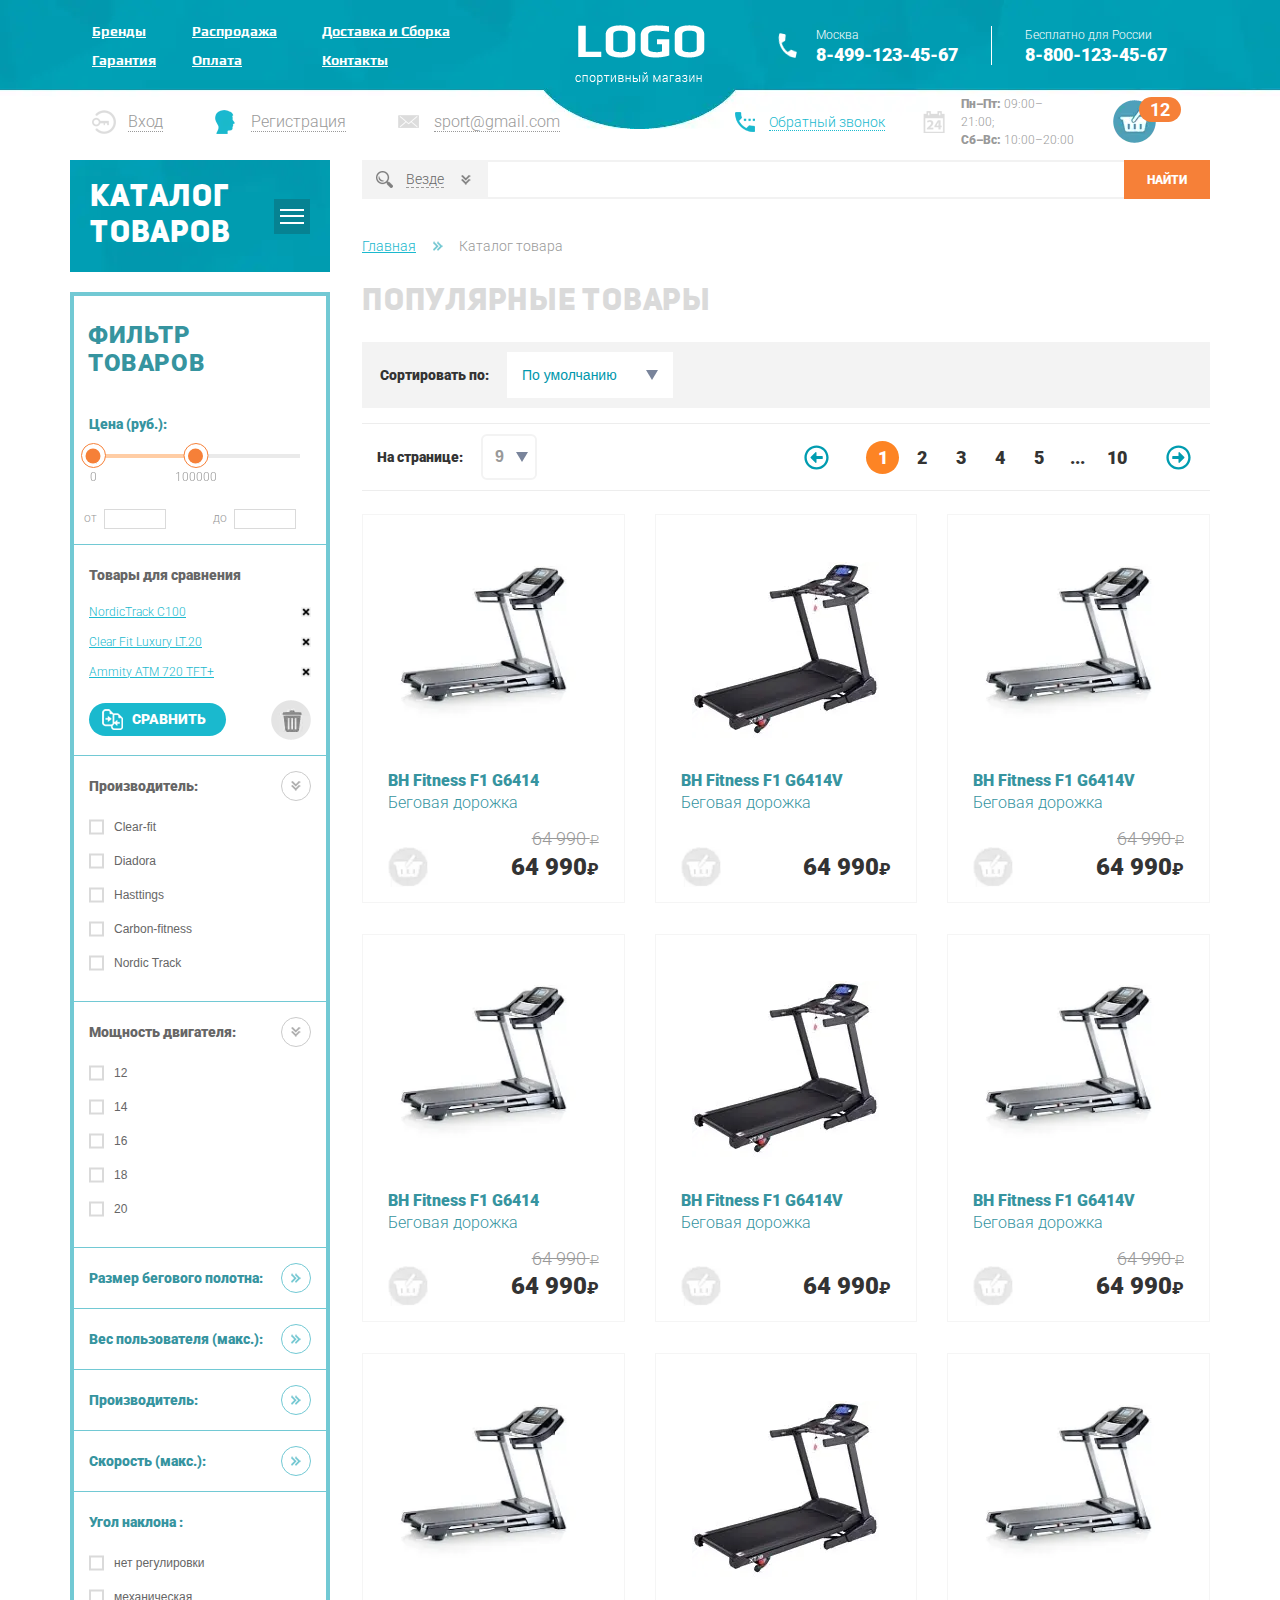
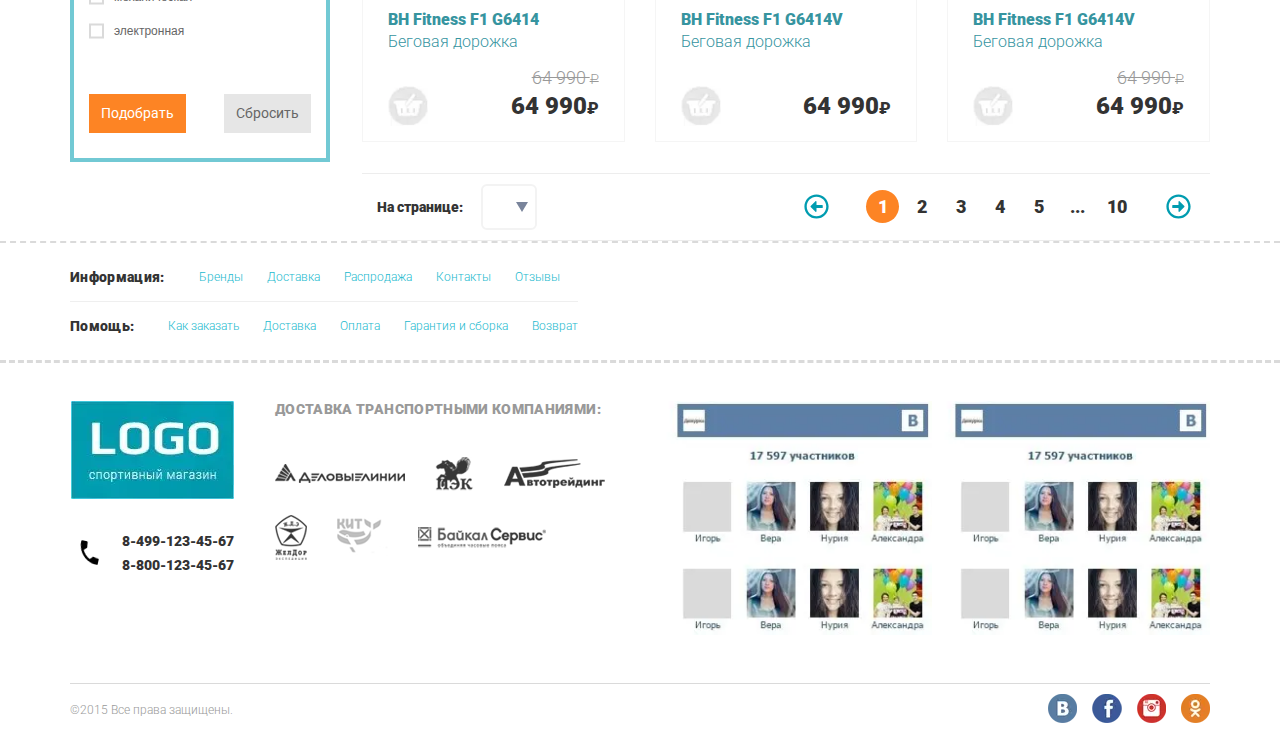
<file: catalog.html>
<!DOCTYPE html>
<html lang="en">

<head>
   <meta charset="UTF-8">
   <meta http-equiv="X-UA-Compatible" content="IE=edge">
   <meta name="viewport" content="width=device-width, initial-scale=1.0">
   <title>Catalog</title>
   <link rel="preconnect" href="https://fonts.googleapis.com">
   <link rel="preconnect" href="https://fonts.gstatic.com" crossorigin>
   <link rel="icon" href="fav.ico" type="image/x-icon">

   <link href="https://fonts.googleapis.com/css2?family=Play:wght@700&family=Roboto:wght@300;400;500;700;900&display=swap" rel="stylesheet">
   <link rel="stylesheet" href="https://unpkg.com/swiper/swiper-bundle.min.css" />
   <link rel="stylesheet" href="css/style.css">
   <link rel="stylesheet" href="css/style.css">

</head>

<body>
   <svg display="none">

		<symbol viewBox="0 0 512 512" id="arrow-right">
			<path
				d="M504 256C504 119 393 8 256 8S8 119 8 256s111 248 248 248 248-111 248-248zm-448 0c0-110.5 89.5-200 200-200s200 89.5 200 200-89.5 200-200 200S56 366.5 56 256zm72 20v-40c0-6.6 5.4-12 12-12h116v-67c0-10.7 12.9-16 20.5-8.5l99 99c4.7 4.7 4.7 12.3 0 17l-99 99c-7.6 7.6-20.5 2.2-20.5-8.5v-67H140c-6.6 0-12-5.4-12-12z"
				class=""></path>
		</symbol>
	</svg>
   <div class="wrapper">
      <header class="header">
         <div class="header__top top-header">
            <div class="top-header__content _container">
               <div class="top-header__column">
                  <div class="top-header__menu menu">
                     <div class="menu__icon icon-menu">
                        <span></span>
                        <span></span>
                        <span></span>
                     </div>
                     <nav class="menu__body">
                        <ul class="menu__list">
                           <li><a href="" class="menu__link">Бренды</a></li>
                           <li><a href="" class="menu__link">Распродажа</a></li>
                           <li><a href="" class="menu__link">Доставка и Сборка</a></li>
                           <li><a href="" class="menu__link">Гарантия</a></li>
                           <li><a href="" class="menu__link">Оплата</a></li>
                           <li><a href="" class="menu__link">Контакты</a></li>
                        </ul>
                     </nav>
                  </div>
               </div>
               <!-- top-header__column -->

               <div class="top-header__column top-header__column_logo">
                  <a href="index.html" class="top-header__logo">
                     <picture>
                        <source srcset="img/logo.webp" type="image/webp"><img src="img/logo.png" alt=""></picture>
                  </a>
               </div>
               <!-- top-header__column -->

               <div class="top-header__column ">
                  <div class="top-header__contacts contacts-header">
                     <div class="contacts-header__column">
                        <div class="contacts-header__item contacts-header__item_icon">
                           <div class="contacts-header__label">Москва</div>
                           <a href="tel:84991234567" class="contacts-header__phone">8-499-123-45-67</a>

                        </div>
                     </div>
                     <div class="contacts-header__column contacts-header__column_forcart">
                        <div class="contacts-header__item">
                           <div class="contacts-header__label">Бесплатно для России</div>
                           <a href="tel:84991234567" class="contacts-header__phone contacts-header__phone_icon">8-800-123-45-67</a>

                        </div>
                     </div>
                  </div>
               </div>
               <!-- top-header__column -->
            </div>
         </div>
         <div class="header__bottom bottom-header">
            <div class="bottom-header__container _container">
               <div class="bottom-header__row">
                  <div class="bottom-header__column">
                     <ul data-da=".menu__body,640,0" class="bottom-header__actions actions-header">
                        <li><a href="" class="actions-header__item actions-header__item_login "><span>Вход</span></a></li>
                        <li><a href="" class="actions-header__item actions-header__item_reg"><span>Регистрация</span></a></li>
                        <li><a href="" class="actions-header__item actions-header__item_mail"><span>sport@gmail.com</span></a>
                        </li>
                     </ul>
                  </div>
                  <div class="bottom-header__column">
                     <div class="bottom-header__info info-header">
                        <div data-da=".menu__body,640,2" class="info-header__column info-header__column_callback">
                           <a href="" class="info-header__callback"><span>Обратный звонок</span></a>
                        </div>

                        <div class="info-header__column">
                           <div class="info-header__schedule">
                              <p><span>Пн–Пт:</span> 09:00–21:00;</p>
                              <p><span>Сб–Вс:</span> 10:00–20:00</p>
                           </div>

                        </div>
                        <div class="info-header__column">
                           <a href="checkout.html" data-da=".contacts-header__column_forcart,640,last" class="info-header__cart"><span>12</span></a>
                        </div>
                     </div>
                  </div>
               </div>


            </div>
         </div>

      </header>

      <main class="page">
         <div class="page__container _container">
            <aside class="page__side">
               <nav class="page__menu menu-page">
                  <div class="menu-page__header">
                     <div class="menu-page__title">Каталог товаров</div>
                     <div class="menu-page__burger _active">
                        <div class="menu-page__lines">
                           <span></span>
                           <span></span>
                           <span></span>
                        </div>
                     </div>
                  </div>
                  <div class="menu-page__body" id="menu-page__body">
                     <ul class="menu-page__list">

                        <li class="menu-page__parent"><a href="#" class="menu-page__link ">Беговые
										дорожки</a>

                           <div class="menu-page__submenu submenu-page">
                              <div class="submenu-page__item">
                                 <ul class="submnenu-page__menu">
                                    <li><a href="catalog.html" class="submenu-page__link">Всепогодный</a></li>
                                    <li><a href="catalog.html" class="submenu-page__link">Для помещений</a></li>
                                    <li><a href="catalog.html" class="submenu-page__link">Профессиональный</a></li>
                                    <li><a href="catalog.html" class="submenu-page__link">Любительский</a></li>

                                 </ul>
                                 <div class="submenu-page__product">
                                    <div class="item-product">
                                       <div class="item-product__labels">
                                          <div class="item-product__label">Товар дня</div>
                                       </div>
                                       <a href="product.html" class="item-product__image">
                                          <picture>
                                             <source srcset="img/products/01.webp" type="image/webp"><img src="img/products/01.jpg" alt=""></picture>
                                       </a>
                                       <div class="item-product__body">
                                          <a href="product.html" class="item-product__title">Домашний теннисный стол
															Donic Indoor Roller 800 Green</a>
                                          <div class="item-product__footer">
                                             <div class="item-product__old-price">64 990 <span>₽</span></div>
                                             <div class="item-product__bottom">
                                                <a href="" class="item-product__add"></a>
                                                <div class="item-product__price">64 990<span>₽</span></div>
                                             </div>
                                          </div>
                                       </div>
                                    </div>
                                 </div>
                              </div>
                           </div>


                        </li>
                        <li class="menu-page__parent"><a href="#" class="menu-page__link">Эллиптические тренажеры</a>
                           <div class="menu-page__submenu submenu-page">
                              <div class="submenu-page__item">
                                 <ul class="submnenu-page__menu">
                                    <li><a href="catalog.html" class="submenu-page__link">Всепогодный</a></li>
                                    <li><a href="catalog.html" class="submenu-page__link">Для помещений</a></li>
                                    <li><a href="catalog.html" class="submenu-page__link">Профессиональный</a></li>
                                    <li><a href="catalog.html" class="submenu-page__link">Любительский</a></li>

                                 </ul>
                                 <div class="submenu-page__product">
                                    <div class="item-product">
                                       <div class="item-product__labels">
                                          <div class="item-product__label">Товар дня</div>
                                       </div>
                                       <a href="product.html" class="item-product__image">
                                          <picture>
                                             <source srcset="img/products/01.webp" type="image/webp"><img src="img/products/01.jpg" alt=""></picture>
                                       </a>
                                       <div class="item-product__body">
                                          <a href="product.html" class="item-product__title">Домашний теннисный стол
															Donic Indoor Roller 800 Green</a>
                                          <div class="item-product__footer">
                                             <div class="item-product__old-price"></div>
                                             <div class="item-product__bottom">
                                                <a href="" class="item-product__add"></a>
                                                <div class="item-product__price">64 990<span>₽</span></div>
                                             </div>
                                          </div>
                                       </div>
                                    </div>
                                 </div>
                              </div>
                           </div>
                        </li>
                        <li><a href="#" class="menu-page__link">Велотренажеры</a></li>
                        <li><a href="#" class="menu-page__link">Гребные тренажеры</a></li>
                        <li><a href="#" class="menu-page__link">Вибромассажеры</a></li>
                        <li class="menu-page__parent"><a href="#" class="menu-page__link ">Теннисные
										столы</a>
                           <div class="menu-page__submenu submenu-page">
                              <div class="submenu-page__item">
                                 <ul class="submnenu-page__menu">
                                    <li><a href="catalog.html" class="submenu-page__link">Всепогодный</a></li>
                                    <li><a href="catalog.html" class="submenu-page__link">Для помещений</a></li>
                                    <li><a href="catalog.html" class="submenu-page__link">Профессиональный</a></li>
                                    <li><a href="catalog.html" class="submenu-page__link">Любительский</a></li>

                                 </ul>
                                 <div class="submenu-page__product">
                                    <div class="item-product">
                                       <div class="item-product__labels">
                                       </div>
                                       <a href="product.html" class="item-product__image">
                                          <picture>
                                             <source srcset="img/products/01.webp" type="image/webp"><img src="img/products/01.jpg" alt=""></picture>
                                       </a>
                                       <div class="item-product__body">
                                          <a href="product.html" class="item-product__title">Домашний теннисный стол
															Donic Indoor Roller 800 Green</a>
                                          <div class="item-product__footer">
                                             <div class="item-product__old-price">64 990 <span>₽</span></div>
                                             <div class="item-product__bottom">
                                                <a href="" class="item-product__add"></a>
                                                <div class="item-product__price">64 990<span>₽</span></div>
                                             </div>
                                          </div>
                                       </div>
                                    </div>
                                 </div>
                              </div>
                           </div>
                        </li>
                        <li><a href="#" class="menu-page__link">Баскетбол</a>
                        </li>
                        <li class="menu-page__parent"><a href="#" class="menu-page__link">Массажные
										кресла</a>

                           <div class="menu-page__submenu submenu-page">
                              <div class="submenu-page__item">
                                 <ul class="submnenu-page__menu">
                                    <li><a href="catalog.html" class="submenu-page__link">Всепогодный</a></li>
                                    <li><a href="catalog.html" class="submenu-page__link">Для помещений</a></li>
                                    <li><a href="catalog.html" class="submenu-page__link">Профессиональный</a></li>
                                    <li><a href="catalog.html" class="submenu-page__link">Любительский</a></li>

                                 </ul>
                                 <div class="submenu-page__product">
                                    <div class="item-product">
                                       <div class="item-product__labels">
                                       </div>
                                       <a href="product.html" class="item-product__image">
                                          <picture>
                                             <source srcset="img/products/01.webp" type="image/webp"><img src="img/products/01.jpg" alt=""></picture>
                                       </a>
                                       <div class="item-product__body">
                                          <a href="product.html" class="item-product__title">Домашний теннисный стол
															Donic Indoor Roller 800 Green</a>
                                          <div class="item-product__footer">
                                             <div class="item-product__old-price">64 990 <span>₽</span></div>
                                             <div class="item-product__bottom">
                                                <a href="" class="item-product__add"></a>
                                                <div class="item-product__price">64 990<span>₽</span></div>
                                             </div>
                                          </div>
                                       </div>
                                    </div>
                                 </div>
                              </div>
                           </div>
                        </li>
                        <li class="menu-page__parent">
                           <a href="#" class="menu-page__link">Массажные
										столы</a>

                           <div class="menu-page__submenu submenu-page">
                              <div class="submenu-page__item">
                                 <ul class="submnenu-page__menu">
                                    <li><a href="catalog.html" class="submenu-page__link">Всепогодный</a></li>
                                    <li><a href="catalog.html" class="submenu-page__link">Для помещений</a></li>
                                    <li><a href="catalog.html" class="submenu-page__link">Профессиональный</a></li>
                                    <li><a href="catalog.html" class="submenu-page__link">Любительский</a></li>

                                 </ul>
                                 <div class="submenu-page__product">
                                    <div class="item-product">
                                       <div class="item-product__labels">
                                          <div class="item-product__label">Товар дня</div>
                                       </div>
                                       <a href="product.html" class="item-product__image">
                                          <picture>
                                             <source srcset="img/products/01.webp" type="image/webp"><img src="img/products/01.jpg" alt=""></picture>
                                       </a>
                                       <div class="item-product__body">
                                          <a href="product.html" class="item-product__title">Домашний теннисный стол
															Donic Indoor Roller 800 Green</a>
                                          <div class="item-product__footer">
                                             <div class="item-product__old-price">64 990 <span>₽</span></div>
                                             <div class="item-product__bottom">
                                                <a href="" class="item-product__add"></a>
                                                <div class="item-product__price">64 990<span>₽</span></div>
                                             </div>
                                          </div>
                                       </div>
                                    </div>
                                 </div>
                              </div>
                           </div>
                        </li>
                        <li><a href="#" class="menu-page__link">Силовые тренажеры</a></li>
                        <li><a href="#" class="menu-page__link">Батуты</a></li>
                        <li><a href="#" class="menu-page__link">Детские городки</a></li>
                        <li><a href="#" class="menu-page__link">Дачная мебель</a></li>
                        <li><a href="#" class="menu-page__link">Уличные спортивные комплексы</a></li>
                        <li><a href="#" class="menu-page__link">Аксессуары</a>
                        </li>
                     </ul>

                  </div>
               </nav>
               <form action="#" class="filter">
                  <div class="filter__title">Фильтр товаров</div>
                  <div class="filter__body">
                     <div class="filter__section section-filter">
                        <div class="section-filter__title">Цена (руб.):</div>
                        <div class="section-filter__body ">
                           <div class="price-filter">
                              <div class="price-filter__slider"></div>
                              <div class="price-filter__values values-price-filter">
                                 <div class="values-price-filter__column">
                                    <div class="values-price-filter__label">от</div>
                                    <div class="values-price-filter__input ">
                                       <input id="price-start" autocomplete="off" type="number" class="input">
                                    </div>

                                 </div>
                                 <div class="values-price-filter__column">
                                    <div class="values-price-filter__column">
                                       <div class="values-price-filter__label">до</div>
                                       <div class="values-price-filter__input ">
                                          <input id="price-end" type="number" class="input">
                                       </div>


                                    </div>


                                 </div>
                              </div>
                           </div>

                        </div>
                     </div>

                     <div class="filter__section section-filter filter__section_compare">
                        <div class="section-filter__title section-filter__title_black">Товары для сравнения</div>

                        <div class="section-filter__body ">
                           <div class="compare-filter">
                              <div class="compare-filter__items">
                                 <div class="compare-filter__item">

                                    <a href="" class="compare-filter__link">NordicTrack C100</a>
                                    <a href="" class="compare-filter__remove"></a>
                                 </div>
                                 <div class="compare-filter__item">

                                    <a href="" class="compare-filter__link">Clear Fit Luxury LT.20</a>
                                    <a href="" class="compare-filter__remove"></a>
                                 </div>
                                 <div class="compare-filter__item">

                                    <a href="" class="compare-filter__link">Ammity ATM 720 TFT+</a>
                                    <a href="" class="compare-filter__remove"></a>
                                 </div>
                              </div>
                              <div class="compare-filter__footer">
                                 <a href="" class="compare-filter__button"><span>Сравнить</span></a>
                                 <a href="" class="compare-filter__clean"></a>
                              </div>
                           </div>
                        </div>
                     </div>

                     <div class="filter__section section-filter">
                        <div class="section-filter__title section-filter__title_black">Производитель:
                           <div class="spoller _active"></div>
                        </div>
                        <div class="section-filter__body section-filter__body_toggle">
                           <div class="section-filter__form form-power">
                              <label class="checkbox">
											<input type="checkbox" class="checkbox__input">
											<span class="checkbox__text">Сlear-fit</span>
										</label>
                              <label class="checkbox">
											<input type="checkbox" class="checkbox__input">
											<span class="checkbox__text">Diadora</span>
										</label>
                              <label class="checkbox">
											<input type="checkbox" class="checkbox__input">
											<span class="checkbox__text">Hasttings</span>
										</label>
                              <label class="checkbox">
											<input type="checkbox" class="checkbox__input">
											<span class="checkbox__text">Carbon-fitness</span>
										</label>
                              <label class="checkbox">
											<input type="checkbox" class="checkbox__input">
											<span class="checkbox__text">Nordic Track</span>
										</label>
                           </div>

                        </div>

                     </div>

                     <div class="filter__section section-filter">
                        <div class="section-filter__title section-filter__title_black">Мощность двигателя:
                           <div class="spoller _active"></div>
                        </div>
                        <div class="section-filter__body section-filter__body_toggle">
                           <div class="section-filter__form form-power">
                              <label class="checkbox">
											<input type="checkbox" class="checkbox__input">
											<span class="checkbox__text">12</span>
										</label>
                              <label class="checkbox">
											<input type="checkbox" class="checkbox__input">
											<span class="checkbox__text">14</span>
										</label>
                              <label class="checkbox">
											<input type="checkbox" class="checkbox__input">
											<span class="checkbox__text">16</span>
										</label>
                              <label class="checkbox">
											<input type="checkbox" class="checkbox__input">
											<span class="checkbox__text">18</span>
										</label>
                              <label class="checkbox">
											<input type="checkbox" class="checkbox__input">
											<span class="checkbox__text">20</span>
										</label>
                           </div>

                        </div>

                     </div>

                     <div class="filter__section section-filter">
                        <div class="section-filter__title ">Размер бегового полотна:
                           <div class="spoller "></div>
                        </div>
                        <div class="section-filter__body section-filter__body_toggle">
                           <div class="section-filter__form form-power">
                              <label class="checkbox">
											<input type="checkbox" class="checkbox__input">
											<span class="checkbox__text">Сlear-fit</span>
										</label>
                              <label class="checkbox">
											<input type="checkbox" class="checkbox__input">
											<span class="checkbox__text">Diadora</span>
										</label>
                              <label class="checkbox">
											<input type="checkbox" class="checkbox__input">
											<span class="checkbox__text">Hasttings</span>
										</label>
                              <label class="checkbox">
											<input type="checkbox" class="checkbox__input">
											<span class="checkbox__text">Carbon-fitness</span>
										</label>
                              <label class="checkbox">
											<input type="checkbox" class="checkbox__input">
											<span class="checkbox__text">Nordic Track</span>
										</label>
                           </div>

                        </div>

                     </div>

                     <div class="filter__section section-filter">
                        <div class="section-filter__title ">Вес пользователя (макс.):
                           <div class="spoller"></div>
                        </div>
                        <div class="section-filter__body section-filter__body_toggle">
                           <div class="section-filter__form form-power">
                              <label class="checkbox">
											<input type="checkbox" class="checkbox__input">
											<span class="checkbox__text">Сlear-fit</span>
										</label>
                              <label class="checkbox">
											<input type="checkbox" class="checkbox__input">
											<span class="checkbox__text">Diadora</span>
										</label>
                              <label class="checkbox">
											<input type="checkbox" class="checkbox__input">
											<span class="checkbox__text">Hasttings</span>
										</label>
                              <label class="checkbox">
											<input type="checkbox" class="checkbox__input">
											<span class="checkbox__text">Carbon-fitness</span>
										</label>
                              <label class="checkbox">
											<input type="checkbox" class="checkbox__input">
											<span class="checkbox__text">Nordic Track</span>
										</label>
                           </div>

                        </div>

                     </div>

                     <div class="filter__section section-filter">
                        <div class="section-filter__title ">Производитель:
                           <div class="spoller "></div>
                        </div>
                        <div class="section-filter__body section-filter__body_toggle">
                           <div class="section-filter__form form-power">
                              <label class="checkbox">
											<input type="checkbox" class="checkbox__input">
											<span class="checkbox__text">Сlear-fit</span>
										</label>
                              <label class="checkbox">
											<input type="checkbox" class="checkbox__input">
											<span class="checkbox__text">Diadora</span>
										</label>
                              <label class="checkbox">
											<input type="checkbox" class="checkbox__input">
											<span class="checkbox__text">Hasttings</span>
										</label>
                              <label class="checkbox">
											<input type="checkbox" class="checkbox__input">
											<span class="checkbox__text">Carbon-fitness</span>
										</label>
                              <label class="checkbox">
											<input type="checkbox" class="checkbox__input">
											<span class="checkbox__text">Nordic Track</span>
										</label>
                           </div>

                        </div>

                     </div>

                     <div class="filter__section section-filter">
                        <div class="section-filter__title ">Скорость (макс.):
                           <div class="spoller "></div>
                        </div>
                        <div class="section-filter__body section-filter__body_toggle">
                           <div class="section-filter__form form-power">
                              <label class="checkbox">
											<input type="checkbox" class="checkbox__input">
											<span class="checkbox__text">Сlear-fit</span>
										</label>
                              <label class="checkbox">
											<input type="checkbox" class="checkbox__input">
											<span class="checkbox__text">Diadora</span>
										</label>
                              <label class="checkbox">
											<input type="checkbox" class="checkbox__input">
											<span class="checkbox__text">Hasttings</span>
										</label>
                              <label class="checkbox">
											<input type="checkbox" class="checkbox__input">
											<span class="checkbox__text">Carbon-fitness</span>
										</label>
                              <label class="checkbox">
											<input type="checkbox" class="checkbox__input">
											<span class="checkbox__text">Nordic Track</span>
										</label>
                           </div>

                        </div>

                     </div>

                     <div class="filter__section section-filter">
                        <div class="section-filter__title ">Угол наклона :
                        </div>
                        <div class="section-filter__body section-filter__body_toggle">
                           <div class="section-filter__form form-power">
                              <label class="checkbox">
											<input type="checkbox" class="checkbox__input">
											<span class="checkbox__text">нет регулировки
											</span>
										</label>
                              <label class="checkbox">
											<input type="checkbox" class="checkbox__input">
											<span class="checkbox__text">механическая</span>
										</label>
                              <label class="checkbox">
											<input type="checkbox" class="checkbox__input">
											<span class="checkbox__text">электронная</span>
										</label>
                           </div>

                        </div>

                     </div>

                     <div class="filter__footer">
                        <button type="button" class="filter__btn btn">Подобрать</button>
                        <button type="reset" class="filter__btn filter__btn_reset btn">Сбросить</button>
                     </div>
                  </div>


               </form>
            </aside>
            <div class="page__content">
               <form action="#" class="page__search search-page">
                  <div class="search-page__select">
                     <div class="search-page__title"><span>Везде</span><span data-text="Выбрано:" class="search-page__quantity"></span></div>

                     <div class="search-page__categories categories-search">
                        <div class="categories-search__row">

                           <div class="categories-search__column">
                              <ul class="categories-search__list">
                                 <li>
                                    <label class="categories-search__checkbox checkbox">
																<input type="checkbox" data-error="Ошибка" name="category" value=""
																	class="checkbox__input">
																<span class="checkbox__text">Беговые дорожки</span>
															</label>
                                 </li>
                                 <li>
                                    <label class="categories-search__checkbox checkbox">
																<input type="checkbox" data-error="Ошибка" name="category" value=""
																	class="checkbox__input">
																<span class="checkbox__text"><span>Эллиптические тренажеры</span></span>
															</label>
                                 </li>
                                 <li>
                                    <label class="categories-search__checkbox checkbox">
																<input type="checkbox" data-error="Ошибка" name="category" value=""
																	class="checkbox__input">
																<span class="checkbox__text"><span>Велотренажеры</span></span>
															</label>
                                 </li>
                                 <li>
                                    <label class="categories-search__checkbox checkbox">
																<input type="checkbox" data-error="Ошибка" name="category" value=""
																	class="checkbox__input">
																<span class="checkbox__text"><span>Гребные тренажеры</span></span>
															</label>
                                 </li>
                                 <li>
                                    <label class="categories-search__checkbox checkbox">
																<input type="checkbox" data-error="Ошибка" name="category" value=""
																	class="checkbox__input">
																<span class="checkbox__text"><span>Вибромассажеры</span></span>
															</label>
                                 </li>
                              </ul>

                           </div>
                           <div class="categories-search__column">
                              <ul class="categories-search__list">
                                 <li>
                                    <label class="categories-search__checkbox checkbox">
																<input type="checkbox" data-error="Ошибка" name="category" value=""
																	class="checkbox__input">
																<span class="checkbox__text">Беговые дорожки</span>
															</label>
                                 </li>
                                 <li>
                                    <label class="categories-search__checkbox checkbox">
																<input type="checkbox" data-error="Ошибка" name="category" value=""
																	class="checkbox__input">
																<span class="checkbox__text"><span>Эллиптические тренажеры</span></span>
															</label>
                                 </li>
                                 <li>
                                    <label class="categories-search__checkbox checkbox">
																<input type="checkbox" data-error="Ошибка" name="category" value=""
																	class="checkbox__input">
																<span class="checkbox__text"><span>Велотренажеры</span></span>
															</label>
                                 </li>
                                 <li>
                                    <label class="categories-search__checkbox checkbox">
																<input type="checkbox" data-error="Ошибка" name="category" value=""
																	class="checkbox__input">
																<span class="checkbox__text"><span>Гребные тренажеры</span></span>
															</label>
                                 </li>
                                 <li>
                                    <label class="categories-search__checkbox checkbox">
																<input type="checkbox" data-error="Ошибка" name="category" value=""
																	class="checkbox__input">
																<span class="checkbox__text"><span>Вибромассажеры</span></span>
															</label>
                                 </li>
                              </ul>

                           </div>
                           <div class="categories-search__column">
                              <ul class="categories-search__list">
                                 <li>
                                    <label class="categories-search__checkbox checkbox">
																<input type="checkbox" data-error="Ошибка" name="category" value=""
																	class="checkbox__input">
																<span class="checkbox__text">Беговые дорожки</span>
															</label>
                                 </li>
                                 <li>
                                    <label class="categories-search__checkbox checkbox">
																<input type="checkbox" data-error="Ошибка" name="category" value=""
																	class="checkbox__input">
																<span class="checkbox__text"><span>Эллиптические тренажеры</span></span>
															</label>
                                 </li>
                                 <li>
                                    <label class="categories-search__checkbox checkbox">
																<input type="checkbox" data-error="Ошибка" name="category" value=""
																	class="checkbox__input">
																<span class="checkbox__text"><span>Велотренажеры</span></span>
															</label>
                                 </li>
                                 <li>
                                    <label class="categories-search__checkbox checkbox">
																<input type="checkbox" data-error="Ошибка" name="category" value=""
																	class="checkbox__input">
																<span class="checkbox__text"><span>Гребные тренажеры</span></span>
															</label>
                                 </li>
                                 <li>
                                    <label class="categories-search__checkbox checkbox">
																<input type="checkbox" data-error="Ошибка" name="category" value=""
																	class="checkbox__input">
																<span class="checkbox__text"><span>Вибромассажеры</span></span>
															</label>
                                 </li>
                              </ul>

                           </div>
                        </div>


                     </div>
                  </div>
                  <div class="search-page__input">
                     <input type="text" name="search" autocomplete="off">
                  </div>
                  <button type="submit" class="search-page btn">Найти</button>

               </form>
               <nav class="breadcrumbs">
                  <ul class="breadcrumbs__list">
                     <li class="">
                        <a href="index.html" class="breadcrumbs__link">Главная</a>
                     </li>
                     <li class="">
                        <span class="breadcrumbs__item">Каталог товара</span>
                     </li>
                  </ul>
               </nav>
               <div class="catalog">
                  <h1 class="catalog__title">Популярные товары</h1>
                  <div class="catalog__actions actions-catalog">
                     <div class="actions-catalog__order order-catalog">
                        <div class="order-catalog__label">Сортировать по:</div>
                        <div class="dropdown order-catalog__select">
                           <ul class="dropdown__list">
                              <li class="dropdown__item order-catalog__item" data-value="default">По умолчанию
                              </li>
                              <li class="dropdown__item order-catalog__item" data-value="price">По цене
                              </li>
                              <li class="dropdown__item order-catalog__item" data-value="name">По названию </li>
                           </ul>
                           <button class="dropdown__button order-catalog__button">По умолчанию</button>

                           <input type="text" name="select-category" value="" class="dropdown__input_hidden">
                        </div>
                     </div>

                  </div>
                  <!-- actions-catalog -->
                  <div class="catalog__nav nav-catalog nav-catalog_top">
                     <div class="nav-catalog__show show-catalog">
                        <div class="show-catalog__label">На странице:</div>
                        <div class="dropdown show-catalog__select">
                           <ul class="dropdown__list">
                              <li class="dropdown__item show-catalog__item" data-value="9">9</li>
                              <li class="dropdown__item show-catalog__item" data-value="18">18</li>
                              <li class="dropdown__item show-catalog__item" data-value="36">36</li>
                              <li class="dropdown__item show-catalog__item" data-value="60">60</li>
                           </ul>
                           <button class="dropdown__button show-catalog__button">9</button>
                           <input type="text" name="show" value="" class="dropdown__input_hidden">
                        </div>
                     </div>

                     <div class="nav-catalog__pages">
                        <div class="pagging">
                           <a href="" class="pagging__arrow">
                              <svg>
						<use href="#arrow-right"></use>
					</svg>
                           </a>
                           <ul class="pagging__list">
                              <li>
                                 <a href="" class="pagging__item _active">1</a>
                              </li>
                              <li>
                                 <a href="" class="pagging__item ">2</a>
                              </li>
                              <li>
                                 <a href="" class="pagging__item ">3</a>
                              </li>
                              <li>
                                 <a href="" class="pagging__item ">4</a>
                              </li>
                              <li>
                                 <a href="" class="pagging__item ">5</a>
                              </li>
                              <li>
                                 <a href="" class="pagging__item ">...</a>
                              </li>
                              <li>
                                 <a href="" class="pagging__item ">10</a>
                              </li>
                           </ul>
                           <a href="" class="pagging__arrow">
                              <svg>
						<use href="#arrow-right"></use>
					</svg>
                           </a>
                        </div>
                     </div>

                  </div>
                  <div class="catalog__products items-products">
                     <div class="items-products__column">
                        <div class="item-product">
                           <a href="product.html" class="item-product__image">
                              <picture>
                                 <source srcset="img/products/001.webp" type="image/webp"><img src="img/products/001.jpg" alt=""></picture>
                           </a>
                           <div class="item-product__body">
                              <a href="product.html" class="item-product__title title-product"><span>BH Fitness F1
															G6414</span>Беговая дорожка</a>
                              <div class="item-product__footer">
                                 <div class="item-product__old-price">64 990 <span>₽</span></div>
                                 <div class="item-product__bottom">
                                    <a href="" class="item-product__add"></a>
                                    <div class="item-product__price">64 990<span>₽</span></div>
                                 </div>
                              </div>
                           </div>
                           <div class="item-product__hover hover-item-product">
                              <a class="hover-item-product__title title-product">
                                 <span>BH Fitness F1 G6414V</span> Беговая дорожка
                              </a>
                              <div class="hover-item-product__options options-item-product">

                                 <div class="options-item-product__item">
                                    <div class="options-item-product__label">Тип беговой дорожки: </div>
                                    <div class="options-item-product__value">Электрическая</div>
                                 </div>

                                 <div class="options-item-product__item">
                                    <div class="options-item-product__label">Скорость движения (км/ч):</div>
                                    <div class="options-item-product__value">22</div>
                                 </div>

                                 <div class="options-item-product__item">
                                    <div class="options-item-product__label">Складывание: </div>
                                    <div class="options-item-product__value">Есть</div>
                                 </div>
                                 <a class="options-item-product__compare">
                                    <picture>
                                       <source srcset="img/icons/compare_icon.webp" type="image/webp"><img src="img/icons/compare_icon.png" alt=""></picture>
                                    <span>Сравнить</span>
                                 </a>

                              </div>
                              <div class="hover-item-product__footer">
                                 <a href="checkout.html" class="hover-item-product__cart hover-item-product__cart_catalog"></a>

                                 <div class="hover-item-product__wrapper">
                                    <div class="hover-item-product__old-price">64 990 <span>₽</span></div>
                                    <div class="hover-item-product__price hover-item-product__price_catalog">64 990
                                       <span>₽</span></div>
                                 </div>
                              </div>
                           </div>
                        </div>
                     </div>
                     <div class="items-products__column">
                        <div class="item-product">
                           <a href="product.html" class="item-product__image">
                              <picture>
                                 <source srcset="img/products/002.webp" type="image/webp"><img src="img/products/002.jpg" alt=""></picture>
                           </a>
                           <div class="item-product__body">
                              <a href="product.html" class="item-product__title title-product"><span>BH Fitness F1
															G6414V</span>Беговая дорожка</a>
                              <div class="item-product__footer">
                                 <div class="item-product__old-price"><span></span></div>
                                 <div class="item-product__bottom">
                                    <a href="" class="item-product__add"></a>
                                    <div class="item-product__price">64 990<span>₽</span></div>
                                 </div>
                              </div>
                           </div>
                           <div class="item-product__hover hover-item-product">
                              <a class="hover-item-product__title title-product">
                                 <span>BH Fitness F1 G6414V</span> Беговая дорожка
                              </a>
                              <div class="hover-item-product__options options-item-product">

                                 <div class="options-item-product__item">
                                    <div class="options-item-product__label">Тип беговой дорожки: </div>
                                    <div class="options-item-product__value">Электрическая</div>
                                 </div>

                                 <div class="options-item-product__item">
                                    <div class="options-item-product__label">Скорость движения (км/ч):</div>
                                    <div class="options-item-product__value">22</div>
                                 </div>

                                 <div class="options-item-product__item">
                                    <div class="options-item-product__label">Складывание: </div>
                                    <div class="options-item-product__value">Есть</div>
                                 </div>

                              </div>
                              <div class="hover-item-product__footer">
                                 <a href="checkout.html" class="hover-item-product__cart hover-item-product__cart_catalog"></a>

                                 <div class="hover-item-product__wrapper">
                                    <div class="hover-item-product__old-price"> <span></span></div>
                                    <div class="hover-item-product__price hover-item-product__price_catalog">64 990
                                       <span>₽</span></div>
                                 </div>
                              </div>
                           </div>
                        </div>
                     </div>
                     <div class="items-products__column">
                        <div class="item-product">
                           <a href="product.html" class="item-product__image">
                              <picture>
                                 <source srcset="img/products/001.webp" type="image/webp"><img src="img/products/001.jpg" alt=""></picture>
                           </a>
                           <div class="item-product__body">
                              <a href="product.html" class="item-product__title title-product"><span>BH Fitness F1
															G6414V</span>Беговая дорожка</a>
                              <div class="item-product__footer">
                                 <div class="item-product__old-price">64 990 <span>₽</span></div>
                                 <div class="item-product__bottom">
                                    <a href="" class="item-product__add"></a>
                                    <div class="item-product__price">64 990<span>₽</span></div>
                                 </div>
                              </div>
                           </div>
                           <div class="item-product__hover hover-item-product">
                              <a class="hover-item-product__title title-product">
                                 <span>BH Fitness F1 G6414V</span> Беговая дорожка
                              </a>
                              <div class="hover-item-product__options options-item-product">

                                 <div class="options-item-product__item">
                                    <div class="options-item-product__label">Тип беговой дорожки: </div>
                                    <div class="options-item-product__value">Электрическая</div>
                                 </div>

                                 <div class="options-item-product__item">
                                    <div class="options-item-product__label">Скорость движения (км/ч):</div>
                                    <div class="options-item-product__value">22</div>
                                 </div>

                                 <div class="options-item-product__item">
                                    <div class="options-item-product__label">Складывание: </div>
                                    <div class="options-item-product__value">Есть</div>
                                 </div>

                              </div>
                              <div class="hover-item-product__footer">
                                 <a href="checkout.html" class="hover-item-product__cart hover-item-product__cart_catalog"></a>

                                 <div class="hover-item-product__wrapper">
                                    <div class="hover-item-product__old-price">64 990 <span>₽</span></div>
                                    <div class="hover-item-product__price hover-item-product__price_catalog">64 990
                                       <span>₽</span></div>
                                 </div>
                              </div>
                           </div>
                        </div>
                     </div>
                     <div class="items-products__column">
                        <div class="item-product">
                           <a href="product.html" class="item-product__image">
                              <picture>
                                 <source srcset="img/products/001.webp" type="image/webp"><img src="img/products/001.jpg" alt=""></picture>
                           </a>
                           <div class="item-product__body">
                              <a href="product.html" class="item-product__title title-product"><span>BH Fitness F1
															G6414</span>Беговая дорожка</a>
                              <div class="item-product__footer">
                                 <div class="item-product__old-price">64 990 <span>₽</span></div>
                                 <div class="item-product__bottom">
                                    <a href="" class="item-product__add"></a>
                                    <div class="item-product__price">64 990<span>₽</span></div>
                                 </div>
                              </div>
                           </div>
                           <div class="item-product__hover hover-item-product">
                              <a class="hover-item-product__title title-product">
                                 <span>BH Fitness F1 G6414V</span> Беговая дорожка
                              </a>
                              <div class="hover-item-product__options options-item-product">

                                 <div class="options-item-product__item">
                                    <div class="options-item-product__label">Тип беговой дорожки: </div>
                                    <div class="options-item-product__value">Электрическая</div>
                                 </div>

                                 <div class="options-item-product__item">
                                    <div class="options-item-product__label">Скорость движения (км/ч):</div>
                                    <div class="options-item-product__value">22</div>
                                 </div>

                                 <div class="options-item-product__item">
                                    <div class="options-item-product__label">Складывание: </div>
                                    <div class="options-item-product__value">Есть</div>
                                 </div>

                              </div>
                              <div class="hover-item-product__footer">
                                 <a href="checkout.html" class="hover-item-product__cart hover-item-product__cart_catalog"></a>

                                 <div class="hover-item-product__wrapper">
                                    <div class="hover-item-product__old-price">64 990 <span>₽</span></div>
                                    <div class="hover-item-product__price hover-item-product__price_catalog">64 990
                                       <span>₽</span></div>
                                 </div>
                              </div>
                           </div>
                        </div>
                     </div>
                     <div class="items-products__column">
                        <div class="item-product">
                           <a href="product.html" class="item-product__image">
                              <picture>
                                 <source srcset="img/products/002.webp" type="image/webp"><img src="img/products/002.jpg" alt=""></picture>
                           </a>
                           <div class="item-product__body">
                              <a href="product.html" class="item-product__title title-product"><span>BH Fitness F1
															G6414V</span>Беговая дорожка</a>
                              <div class="item-product__footer">
                                 <div class="item-product__old-price"><span></span></div>
                                 <div class="item-product__bottom">
                                    <a href="" class="item-product__add"></a>
                                    <div class="item-product__price">64 990<span>₽</span></div>
                                 </div>
                              </div>
                           </div>
                           <div class="item-product__hover hover-item-product">
                              <a class="hover-item-product__title title-product">
                                 <span>BH Fitness F1 G6414V</span> Беговая дорожка
                              </a>
                              <div class="hover-item-product__options options-item-product">

                                 <div class="options-item-product__item">
                                    <div class="options-item-product__label">Тип беговой дорожки: </div>
                                    <div class="options-item-product__value">Электрическая</div>
                                 </div>

                                 <div class="options-item-product__item">
                                    <div class="options-item-product__label">Скорость движения (км/ч):</div>
                                    <div class="options-item-product__value">22</div>
                                 </div>

                                 <div class="options-item-product__item">
                                    <div class="options-item-product__label">Складывание: </div>
                                    <div class="options-item-product__value">Есть</div>
                                 </div>

                              </div>
                              <div class="hover-item-product__footer">
                                 <a href="checkout.html" class="hover-item-product__cart hover-item-product__cart_catalog"></a>

                                 <div class="hover-item-product__wrapper">
                                    <div class="hover-item-product__old-price"> <span></span></div>
                                    <div class="hover-item-product__price hover-item-product__price_catalog">64 990
                                       <span>₽</span></div>
                                 </div>
                              </div>
                           </div>
                        </div>
                     </div>
                     <div class="items-products__column">
                        <div class="item-product">
                           <a href="product.html" class="item-product__image">
                              <picture>
                                 <source srcset="img/products/001.webp" type="image/webp"><img src="img/products/001.jpg" alt=""></picture>
                           </a>
                           <div class="item-product__body">
                              <a href="product.html" class="item-product__title title-product"><span>BH Fitness F1
															G6414V</span>Беговая дорожка</a>
                              <div class="item-product__footer">
                                 <div class="item-product__old-price">64 990 <span>₽</span></div>
                                 <div class="item-product__bottom">
                                    <a href="" class="item-product__add"></a>
                                    <div class="item-product__price">64 990<span>₽</span></div>
                                 </div>
                              </div>
                           </div>
                           <div class="item-product__hover hover-item-product">
                              <a class="hover-item-product__title title-product">
                                 <span>BH Fitness F1 G6414V</span> Беговая дорожка
                              </a>
                              <div class="hover-item-product__options options-item-product">

                                 <div class="options-item-product__item">
                                    <div class="options-item-product__label">Тип беговой дорожки: </div>
                                    <div class="options-item-product__value">Электрическая</div>
                                 </div>

                                 <div class="options-item-product__item">
                                    <div class="options-item-product__label">Скорость движения (км/ч):</div>
                                    <div class="options-item-product__value">22</div>
                                 </div>

                                 <div class="options-item-product__item">
                                    <div class="options-item-product__label">Складывание: </div>
                                    <div class="options-item-product__value">Есть</div>
                                 </div>

                              </div>
                              <div class="hover-item-product__footer">
                                 <a href="checkout.html" class="hover-item-product__cart hover-item-product__cart_catalog"></a>

                                 <div class="hover-item-product__wrapper">
                                    <div class="hover-item-product__old-price">64 990 <span>₽</span></div>
                                    <div class="hover-item-product__price hover-item-product__price_catalog">64 990
                                       <span>₽</span></div>
                                 </div>
                              </div>
                           </div>
                        </div>
                     </div>
                     <div class="items-products__column">
                        <div class="item-product">
                           <a href="product.html" class="item-product__image">
                              <picture>
                                 <source srcset="img/products/001.webp" type="image/webp"><img src="img/products/001.jpg" alt=""></picture>
                           </a>
                           <div class="item-product__body">
                              <a href="product.html" class="item-product__title title-product"><span>BH Fitness F1
															G6414</span>Беговая дорожка</a>
                              <div class="item-product__footer">
                                 <div class="item-product__old-price">64 990 <span>₽</span></div>
                                 <div class="item-product__bottom">
                                    <a href="" class="item-product__add"></a>
                                    <div class="item-product__price">64 990<span>₽</span></div>
                                 </div>
                              </div>
                           </div>
                           <div class="item-product__hover hover-item-product">
                              <a class="hover-item-product__title title-product">
                                 <span>BH Fitness F1 G6414V</span> Беговая дорожка
                              </a>
                              <div class="hover-item-product__options options-item-product">

                                 <div class="options-item-product__item">
                                    <div class="options-item-product__label">Тип беговой дорожки: </div>
                                    <div class="options-item-product__value">Электрическая</div>
                                 </div>

                                 <div class="options-item-product__item">
                                    <div class="options-item-product__label">Скорость движения (км/ч):</div>
                                    <div class="options-item-product__value">22</div>
                                 </div>

                                 <div class="options-item-product__item">
                                    <div class="options-item-product__label">Складывание: </div>
                                    <div class="options-item-product__value">Есть</div>
                                 </div>

                              </div>
                              <div class="hover-item-product__footer">
                                 <a href="checkout.html" class="hover-item-product__cart hover-item-product__cart_catalog"></a>

                                 <div class="hover-item-product__wrapper">
                                    <div class="hover-item-product__old-price">64 990 <span>₽</span></div>
                                    <div class="hover-item-product__price hover-item-product__price_catalog">64 990
                                       <span>₽</span></div>
                                 </div>
                              </div>
                           </div>
                        </div>
                     </div>
                     <div class="items-products__column">
                        <div class="item-product">
                           <a href="product.html" class="item-product__image">
                              <picture>
                                 <source srcset="img/products/002.webp" type="image/webp"><img src="img/products/002.jpg" alt=""></picture>
                           </a>
                           <div class="item-product__body">
                              <a href="product.html" class="item-product__title title-product"><span>BH Fitness F1
															G6414V</span>Беговая дорожка</a>
                              <div class="item-product__footer">
                                 <div class="item-product__old-price"><span></span></div>
                                 <div class="item-product__bottom">
                                    <a href="" class="item-product__add"></a>
                                    <div class="item-product__price">64 990<span>₽</span></div>
                                 </div>
                              </div>
                           </div>
                           <div class="item-product__hover hover-item-product">
                              <a class="hover-item-product__title title-product">
                                 <span>BH Fitness F1 G6414V</span> Беговая дорожка
                              </a>
                              <div class="hover-item-product__options options-item-product">

                                 <div class="options-item-product__item">
                                    <div class="options-item-product__label">Тип беговой дорожки: </div>
                                    <div class="options-item-product__value">Электрическая</div>
                                 </div>

                                 <div class="options-item-product__item">
                                    <div class="options-item-product__label">Скорость движения (км/ч):</div>
                                    <div class="options-item-product__value">22</div>
                                 </div>

                                 <div class="options-item-product__item">
                                    <div class="options-item-product__label">Складывание: </div>
                                    <div class="options-item-product__value">Есть</div>
                                 </div>

                              </div>
                              <div class="hover-item-product__footer">
                                 <a href="checkout.html" class="hover-item-product__cart hover-item-product__cart_catalog"></a>

                                 <div class="hover-item-product__wrapper">
                                    <div class="hover-item-product__old-price"> <span></span></div>
                                    <div class="hover-item-product__price hover-item-product__price_catalog">64 990
                                       <span>₽</span></div>
                                 </div>
                              </div>
                           </div>
                        </div>
                     </div>
                     <div class="items-products__column">
                        <div class="item-product">
                           <a href="product.html" class="item-product__image">
                              <picture>
                                 <source srcset="img/products/001.webp" type="image/webp"><img src="img/products/001.jpg" alt=""></picture>
                           </a>
                           <div class="item-product__body">
                              <a href="product.html" class="item-product__title title-product"><span>BH Fitness F1
															G6414V</span>Беговая дорожка</a>
                              <div class="item-product__footer">
                                 <div class="item-product__old-price">64 990 <span>₽</span></div>
                                 <div class="item-product__bottom">
                                    <a href="" class="item-product__add"></a>
                                    <div class="item-product__price">64 990<span>₽</span></div>
                                 </div>
                              </div>
                           </div>
                           <div class="item-product__hover hover-item-product">
                              <a class="hover-item-product__title title-product">
                                 <span>BH Fitness F1 G6414V</span> Беговая дорожка
                              </a>
                              <div class="hover-item-product__options options-item-product">

                                 <div class="options-item-product__item">
                                    <div class="options-item-product__label">Тип беговой дорожки: </div>
                                    <div class="options-item-product__value">Электрическая</div>
                                 </div>

                                 <div class="options-item-product__item">
                                    <div class="options-item-product__label">Скорость движения (км/ч):</div>
                                    <div class="options-item-product__value">22</div>
                                 </div>

                                 <div class="options-item-product__item">
                                    <div class="options-item-product__label">Складывание: </div>
                                    <div class="options-item-product__value">Есть</div>
                                 </div>

                              </div>
                              <div class="hover-item-product__footer">
                                 <a href="checkout.html" class="hover-item-product__cart hover-item-product__cart_catalog"></a>

                                 <div class="hover-item-product__wrapper">
                                    <div class="hover-item-product__old-price">64 990 <span>₽</span></div>
                                    <div class="hover-item-product__price hover-item-product__price_catalog">64 990
                                       <span>₽</span></div>
                                 </div>
                              </div>
                           </div>
                        </div>
                     </div>
                  </div>
                  <div class="catalog__nav nav-catalog">
                     <div class="nav-catalog__show show-catalog">
                        <div class="show-catalog__label">На странице:</div>
                        <div class="dropdown show-catalog__select">
                           <ul class="dropdown__list">
                              <li class="dropdown__item show-catalog__item" data-value="9">9</li>
                              <li class="dropdown__item show-catalog__item" data-value="18">18</li>
                              <li class="dropdown__item show-catalog__item" data-value="36">36</li>
                              <li class="dropdown__item show-catalog__item" data-value="60">60</li>
                           </ul>
                           <button class="dropdown__button show-catalog__button"></button>
                           <input type="text" name="show" value="" class="dropdown__input_hidden">
                        </div>
                     </div>

                     <div class="nav-catalog__pages">
                        <div class="pagging">
                           <a href="" class="pagging__arrow">
                              <svg>
						<use href="#arrow-right"></use>
					</svg>
                           </a>
                           <ul class="pagging__list">
                              <li>
                                 <a href="" class="pagging__item _active">1</a>
                              </li>
                              <li>
                                 <a href="" class="pagging__item ">2</a>
                              </li>
                              <li>
                                 <a href="" class="pagging__item ">3</a>
                              </li>
                              <li>
                                 <a href="" class="pagging__item ">4</a>
                              </li>
                              <li>
                                 <a href="" class="pagging__item ">5</a>
                              </li>
                              <li>
                                 <a href="" class="pagging__item ">...</a>
                              </li>
                              <li>
                                 <a href="" class="pagging__item ">10</a>
                              </li>
                           </ul>
                           <a href="" class="pagging__arrow">
                              <svg>
						<use href="#arrow-right"></use>
					</svg>
                           </a>
                        </div>
                     </div>

                  </div>
               </div>


            </div>
         </div>
      </main>
   </div>








   <div class="page__info-menu info-menu">
      <div class="info-menu_container _container">
         <div class="info-menu__body">


            <div class="info-menu__line">
               <div class="info-menu__label">Информация:</div>
               <ul class="info-menu__list">
                  <li><a href="" class="info-menu__link">Бренды</a></li>
                  <li><a href="" class="info-menu__link">Доставка</a></li>
                  <li><a href="" class="info-menu__link">Распродажа</a></li>
                  <li><a href="" class="info-menu__link">Контакты</a></li>
                  <li><a href="" class="info-menu__link">Отзывы</a></li>

               </ul>
            </div>

            <div class="info-menu__line">
               <div class="info-menu__label">Помощь:</div>
               <ul class="info-menu__list">
                  <li><a href="" class="info-menu__link">Как заказать</a></li>
                  <li><a href="" class="info-menu__link">Доставка</a></li>
                  <li><a href="" class="info-menu__link">Оплата</a></li>
                  <li><a href="" class="info-menu__link">Гарантия и сборка</a></li>
                  <li><a href="" class="info-menu__link">Возврат</a></li>


               </ul>
            </div>
         </div>
      </div>
   </div>







   <footer class="main-footer">
      <div class="main-footer_container _container">
         <div class="main-footer__body">
            <div class="main-footer__column">
               <div class="main-footer__block block-footer">
                  <div class="block-footer__row">
                     <div class="block-footer__column">
                        <a href="" class="block-footer__logo">
                           <picture>
                              <source srcset="img/logo_footer.webp" type="image/webp"><img src="img/logo_footer.jpg" alt=""></picture>
                        </a>
                        <div class="block-footer__phones">
                           <p><a href="tel:84991234567" class="block-footer__phone">8-499-123-45-67</a></p>
                           <p><a href="tel:88001234567" class="block-footer__phone">8-800-123-45-67</a></p>
                        </div>

                     </div>
                     <div class="block-footer__column">
                        <div class="block-footer__delivery delivery-footer">
                           <div class="delivery-footer__title">Доставка транспортными компаниями:</div>
                           <div class="delivery-footer__items">
                              <div class="delivery-footer__item">
                                 <picture>
                                    <source srcset="img/delivery/06.webp" type="image/webp"><img src="img/delivery/06.png" alt=""></picture>
                              </div>
                              <div class="delivery-footer__item">
                                 <picture>
                                    <source srcset="img/delivery/05.webp" type="image/webp"><img src="img/delivery/05.png" alt=""></picture>
                              </div>
                              <div class="delivery-footer__item">
                                 <picture>
                                    <source srcset="img/delivery/04.webp" type="image/webp"><img src="img/delivery/04.png" alt=""></picture>
                              </div>
                              <div class="delivery-footer__item">
                                 <picture>
                                    <source srcset="img/delivery/03.webp" type="image/webp"><img src="img/delivery/03.png" alt=""></picture>
                              </div>
                              <div class="delivery-footer__item">
                                 <picture>
                                    <source srcset="img/delivery/02.webp" type="image/webp"><img src="img/delivery/02.png" alt=""></picture>
                              </div>
                              <div class="delivery-footer__item">
                                 <picture>
                                    <source srcset="img/delivery/01.webp" type="image/webp"><img src="img/delivery/01.png" alt=""></picture>
                              </div>
                           </div>
                        </div>
                     </div>
                  </div>


               </div>
            </div>
            <div class="main-footer__column">
               <div class="main-footer__widgets widgets-footer">
                  <div class="widgets-footer__column">
                     <picture>
                        <source srcset="img/vk.webp" type="image/webp"><img src="img/vk.jpg" alt=""></picture>
                  </div>
                  <div class="widgets-footer__column">
                     <picture>
                        <source srcset="img/vk.webp" type="image/webp"><img src="img/vk.jpg" alt=""></picture>
                  </div>
               </div>
            </div>
         </div>
         <div class="main-footer__bottom">
            <div class="main-footer__copy">©2015 Все права защищены.</div>
            <div class="main-footer__social social-footer">
               <a href="" class="social-footer__link">
                  <picture>
                     <source srcset="img/social/1.webp" type="image/webp"><img src="img/social/1.png" alt=""></picture>
               </a>
               <a href="" class="social-footer__link">
                  <picture>
                     <source srcset="img/social/2.webp" type="image/webp"><img src="img/social/2.png" alt=""></picture>
               </a>
               <a href="" class="social-footer__link">
                  <picture>
                     <source srcset="img/social/3.webp" type="image/webp"><img src="img/social/3.png" alt=""></picture>
               </a>
               <a href="" class="social-footer__link">
                  <picture>
                     <source srcset="img/social/4.webp" type="image/webp"><img src="img/social/4.png" alt=""></picture>
               </a>
            </div>
         </div>
      </div>
   </footer>



   <script src="https://unpkg.com/swiper/swiper-bundle.min.js"></script>
   <script src="js/vendors.js"></script>
   <script src="js/app.js"></script>

</body>
</file>
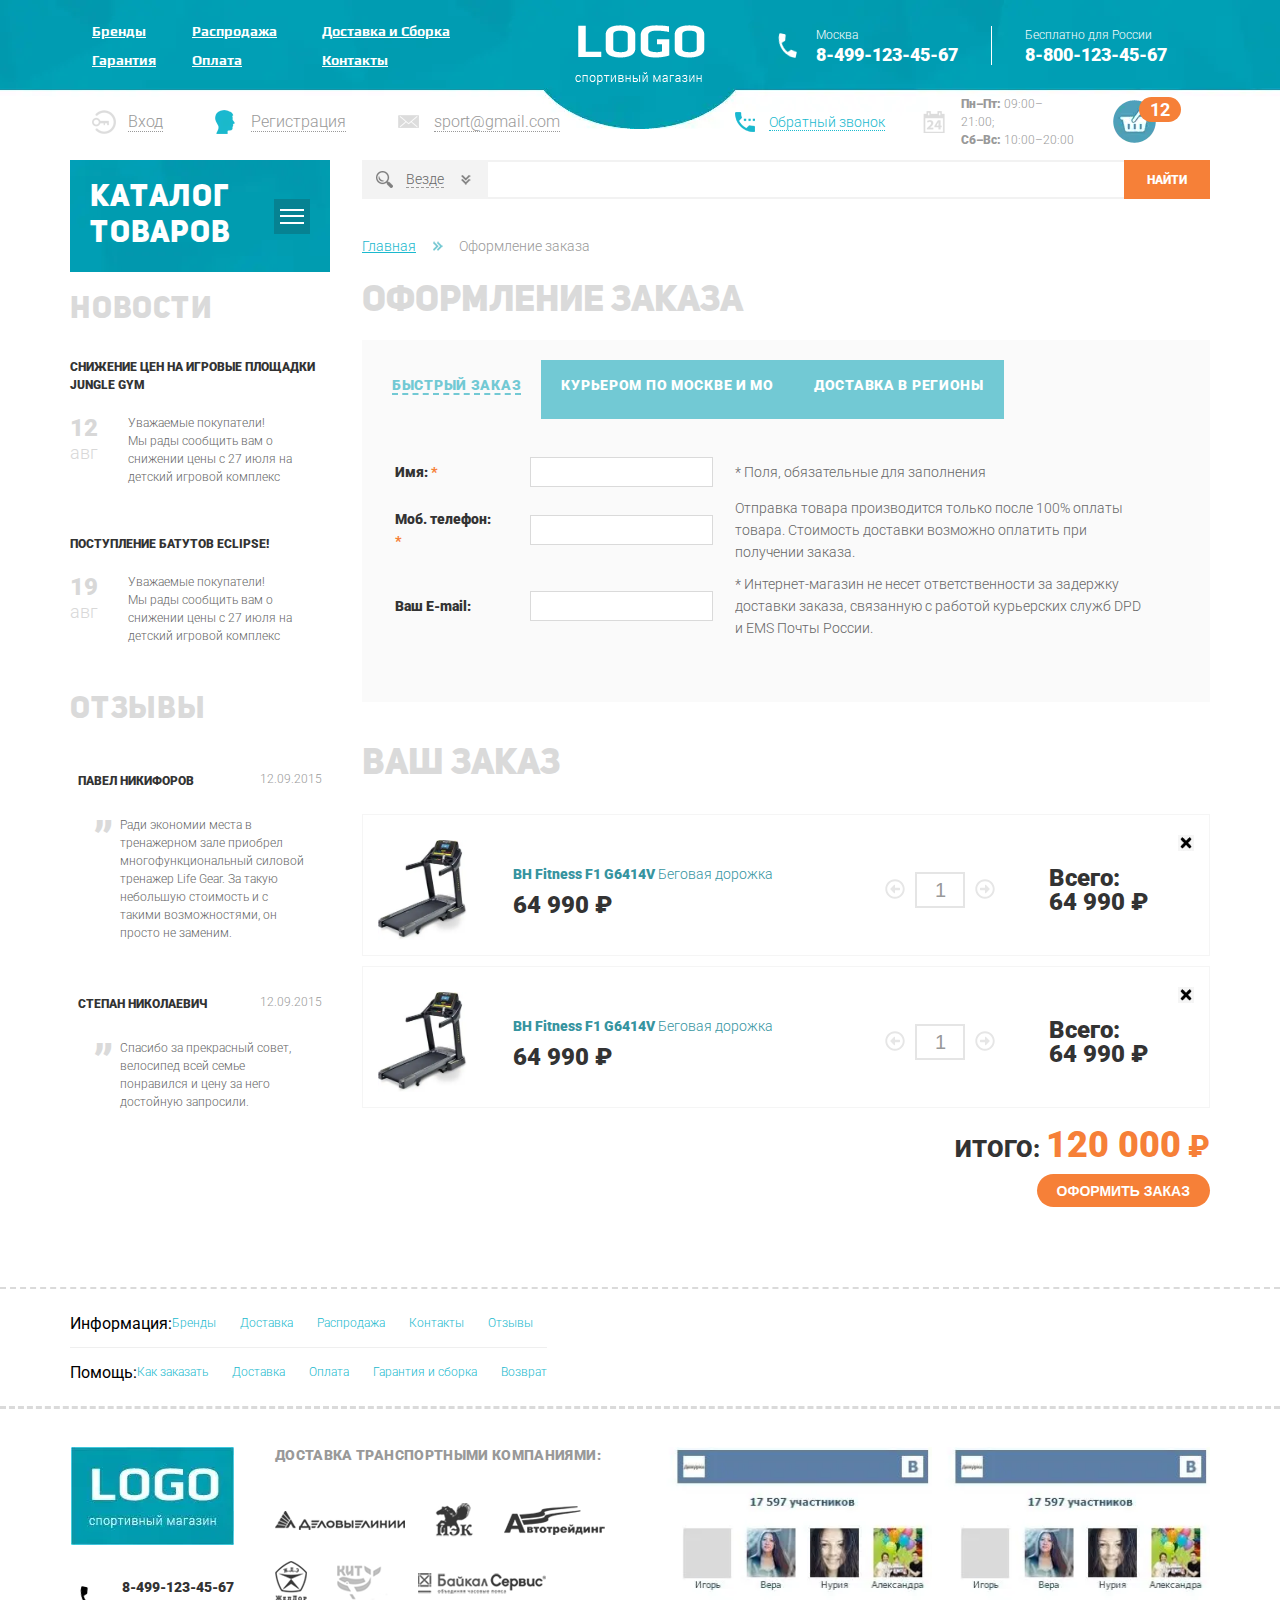
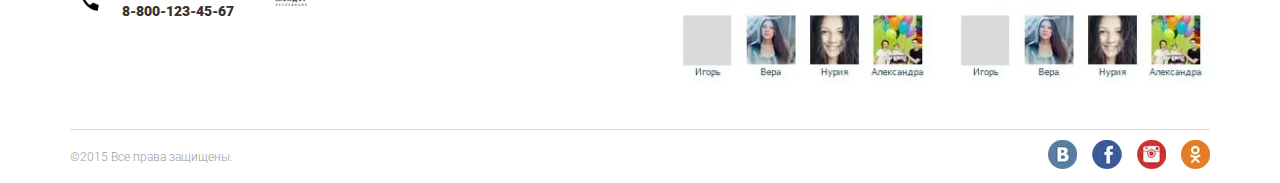
<file: checkout.html>
<!DOCTYPE html>
<html lang="en">

<head>
   <meta charset="UTF-8">
   <meta http-equiv="X-UA-Compatible" content="IE=edge">
   <meta name="viewport" content="width=device-width, initial-scale=1.0">
   <title>Оформление заказа</title>
   <link rel="preconnect" href="https://fonts.googleapis.com">
   <link rel="preconnect" href="https://fonts.gstatic.com" crossorigin>
   <link rel="icon" href="fav.ico" type="image/x-icon">

   <link href="https://fonts.googleapis.com/css2?family=Play:wght@700&family=Roboto:wght@300;400;500;700;900&display=swap" rel="stylesheet">
   <link rel="stylesheet" href="https://unpkg.com/swiper/swiper-bundle.min.css" />
   <link rel="stylesheet" href="css/style.css">


</head>

<body>
   <svg display="none">
		<symbol viewBox="0 0 512 512" id="arrow-right">
			<path
				d="M504 256C504 119 393 8 256 8S8 119 8 256s111 248 248 248 248-111 248-248zm-448 0c0-110.5 89.5-200 200-200s200 89.5 200 200-89.5 200-200 200S56 366.5 56 256zm72 20v-40c0-6.6 5.4-12 12-12h116v-67c0-10.7 12.9-16 20.5-8.5l99 99c4.7 4.7 4.7 12.3 0 17l-99 99c-7.6 7.6-20.5 2.2-20.5-8.5v-67H140c-6.6 0-12-5.4-12-12z"
				class=""></path>
		</symbol>
	</svg>
   <div class="wrapper">
      <header class="header">
         <div class="header__top top-header">
            <div class="top-header__content _container">
               <div class="top-header__column">
                  <div class="top-header__menu menu">
                     <div class="menu__icon icon-menu">
                        <span></span>
                        <span></span>
                        <span></span>
                     </div>
                     <nav class="menu__body">
                        <ul class="menu__list">
                           <li><a href="" class="menu__link">Бренды</a></li>
                           <li><a href="" class="menu__link">Распродажа</a></li>
                           <li><a href="" class="menu__link">Доставка и Сборка</a></li>
                           <li><a href="" class="menu__link">Гарантия</a></li>
                           <li><a href="" class="menu__link">Оплата</a></li>
                           <li><a href="" class="menu__link">Контакты</a></li>
                        </ul>
                     </nav>
                  </div>
               </div>
               <!-- top-header__column -->

               <div class="top-header__column top-header__column_logo">
                  <a href="index.html" class="top-header__logo">
                     <picture>
                        <source srcset="img/logo.webp" type="image/webp"><img src="img/logo.png" alt=""></picture>
                  </a>
               </div>
               <!-- top-header__column -->

               <div class="top-header__column ">
                  <div class="top-header__contacts contacts-header">
                     <div class="contacts-header__column">
                        <div class="contacts-header__item contacts-header__item_icon">
                           <div class="contacts-header__label">Москва</div>
                           <a href="tel:84991234567" class="contacts-header__phone">8-499-123-45-67</a>

                        </div>
                     </div>
                     <div class="contacts-header__column contacts-header__column_forcart">
                        <div class="contacts-header__item">
                           <div class="contacts-header__label">Бесплатно для России</div>
                           <a href="tel:84991234567" class="contacts-header__phone contacts-header__phone_icon">8-800-123-45-67</a>

                        </div>
                     </div>
                  </div>
               </div>
               <!-- top-header__column -->
            </div>
         </div>
         <div class="header__bottom bottom-header">
            <div class="bottom-header__container _container">
               <div class="bottom-header__row">
                  <div class="bottom-header__column">
                     <ul data-da=".menu__body,640,0" class="bottom-header__actions actions-header">
                        <li><a href="" class="actions-header__item actions-header__item_login "><span>Вход</span></a></li>
                        <li><a href="" class="actions-header__item actions-header__item_reg"><span>Регистрация</span></a></li>
                        <li><a href="" class="actions-header__item actions-header__item_mail"><span>sport@gmail.com</span></a>
                        </li>
                     </ul>
                  </div>
                  <div class="bottom-header__column">
                     <div class="bottom-header__info info-header">
                        <div data-da=".menu__body,640,2" class="info-header__column info-header__column_callback">
                           <a href="" class="info-header__callback"><span>Обратный звонок</span></a>
                        </div>

                        <div class="info-header__column">
                           <div class="info-header__schedule">
                              <p><span>Пн–Пт:</span> 09:00–21:00;</p>
                              <p><span>Сб–Вс:</span> 10:00–20:00</p>
                           </div>

                        </div>
                        <div class="info-header__column">
                           <a href="" data-da=".contacts-header__column_forcart,640,last" class="info-header__cart"><span>12</span></a>
                        </div>
                     </div>
                  </div>
               </div>


            </div>
         </div>

      </header>

      <main class="page">
         <div class="page__container _container">
            <aside class="page__side">
               <nav class="page__menu menu-page">
                  <div class="menu-page__header">
                     <div class="menu-page__title">Каталог товаров</div>
                     <div class="menu-page__burger _active">
                        <div class="menu-page__lines">
                           <span></span>
                           <span></span>
                           <span></span>
                        </div>
                     </div>
                  </div>
                  <div class="menu-page__body" id="menu-page__body">
                     <ul class="menu-page__list">

                        <li class="menu-page__parent"><a href="#" class="menu-page__link ">Беговые
										дорожки</a>

                           <div class="menu-page__submenu submenu-page">
                              <div class="submenu-page__item">
                                 <ul class="submnenu-page__menu">
                                    <li><a href="catalog.html" class="submenu-page__link">Всепогодный</a></li>
                                    <li><a href="catalog.html" class="submenu-page__link">Для помещений</a></li>
                                    <li><a href="catalog.html" class="submenu-page__link">Профессиональный</a></li>
                                    <li><a href="catalog.html" class="submenu-page__link">Любительский</a></li>

                                 </ul>
                                 <div class="submenu-page__product">
                                    <div class="item-product">
                                       <div class="item-product__divs">
                                          <div class="item-product__div">Товар дня</div>
                                       </div>
                                       <a href="product.html" class="item-product__image">
                                          <picture>
                                             <source srcset="img/products/01.webp" type="image/webp"><img src="img/products/01.jpg" alt=""></picture>
                                       </a>
                                       <div class="item-product__body">
                                          <a href="product.html" class="item-product__title">Домашний теннисный стол
															Donic Indoor Roller 800 Green</a>
                                          <div class="item-product__footer">
                                             <div class="item-product__old-price">64 990 <span>₽</span></div>
                                             <div class="item-product__bottom">
                                                <a href="" class="item-product__add"></a>
                                                <div class="item-product__price">64 990<span>₽</span></div>
                                             </div>
                                          </div>
                                       </div>
                                    </div>
                                 </div>
                              </div>
                           </div>


                        </li>
                        <li class="menu-page__parent"><a href="#" class="menu-page__link">Эллиптические тренажеры</a>
                           <div class="menu-page__submenu submenu-page">
                              <div class="submenu-page__item">
                                 <ul class="submnenu-page__menu">
                                    <li><a href="catalog.html" class="submenu-page__link">Всепогодный</a></li>
                                    <li><a href="catalog.html" class="submenu-page__link">Для помещений</a></li>
                                    <li><a href="catalog.html" class="submenu-page__link">Профессиональный</a></li>
                                    <li><a href="catalog.html" class="submenu-page__link">Любительский</a></li>

                                 </ul>
                                 <div class="submenu-page__product">
                                    <div class="item-product">
                                       <div class="item-product__divs">
                                          <div class="item-product__div">Товар дня</div>
                                       </div>
                                       <a href="product.html" class="item-product__image">
                                          <picture>
                                             <source srcset="img/products/01.webp" type="image/webp"><img src="img/products/01.jpg" alt=""></picture>
                                       </a>
                                       <div class="item-product__body">
                                          <a href="product.html" class="item-product__title">Домашний теннисный стол
															Donic Indoor Roller 800 Green</a>
                                          <div class="item-product__footer">
                                             <div class="item-product__old-price"></div>
                                             <div class="item-product__bottom">
                                                <a href="" class="item-product__add"></a>
                                                <div class="item-product__price">64 990<span>₽</span></div>
                                             </div>
                                          </div>
                                       </div>
                                    </div>
                                 </div>
                              </div>
                           </div>
                        </li>
                        <li><a href="#" class="menu-page__link">Велотренажеры</a></li>
                        <li><a href="#" class="menu-page__link">Гребные тренажеры</a></li>
                        <li><a href="#" class="menu-page__link">Вибромассажеры</a></li>
                        <li class="menu-page__parent"><a href="#" class="menu-page__link ">Теннисные
										столы</a>
                           <div class="menu-page__submenu submenu-page">
                              <div class="submenu-page__item">
                                 <ul class="submnenu-page__menu">
                                    <li><a href="catalog.html" class="submenu-page__link">Всепогодный</a></li>
                                    <li><a href="catalog.html" class="submenu-page__link">Для помещений</a></li>
                                    <li><a href="catalog.html" class="submenu-page__link">Профессиональный</a></li>
                                    <li><a href="catalog.html" class="submenu-page__link">Любительский</a></li>

                                 </ul>
                                 <div class="submenu-page__product">
                                    <div class="item-product">
                                       <div class="item-product__divs">
                                       </div>
                                       <a href="product.html" class="item-product__image">
                                          <picture>
                                             <source srcset="img/products/01.webp" type="image/webp"><img src="img/products/01.jpg" alt=""></picture>
                                       </a>
                                       <div class="item-product__body">
                                          <a href="product.html" class="item-product__title">Домашний теннисный стол
															Donic Indoor Roller 800 Green</a>
                                          <div class="item-product__footer">
                                             <div class="item-product__old-price">64 990 <span>₽</span></div>
                                             <div class="item-product__bottom">
                                                <a href="" class="item-product__add"></a>
                                                <div class="item-product__price">64 990<span>₽</span></div>
                                             </div>
                                          </div>
                                       </div>
                                    </div>
                                 </div>
                              </div>
                           </div>
                        </li>
                        <li><a href="#" class="menu-page__link">Баскетбол</a>
                        </li>
                        <li class="menu-page__parent"><a href="#" class="menu-page__link">Массажные
										кресла</a>

                           <div class="menu-page__submenu submenu-page">
                              <div class="submenu-page__item">
                                 <ul class="submnenu-page__menu">
                                    <li><a href="catalog.html" class="submenu-page__link">Всепогодный</a></li>
                                    <li><a href="catalog.html" class="submenu-page__link">Для помещений</a></li>
                                    <li><a href="catalog.html" class="submenu-page__link">Профессиональный</a></li>
                                    <li><a href="catalog.html" class="submenu-page__link">Любительский</a></li>

                                 </ul>
                                 <div class="submenu-page__product">
                                    <div class="item-product">
                                       <div class="item-product__divs">
                                       </div>
                                       <a href="product.html" class="item-product__image">
                                          <picture>
                                             <source srcset="img/products/01.webp" type="image/webp"><img src="img/products/01.jpg" alt=""></picture>
                                       </a>
                                       <div class="item-product__body">
                                          <a href="product.html" class="item-product__title">Домашний теннисный стол
															Donic Indoor Roller 800 Green</a>
                                          <div class="item-product__footer">
                                             <div class="item-product__old-price">64 990 <span>₽</span></div>
                                             <div class="item-product__bottom">
                                                <a href="" class="item-product__add"></a>
                                                <div class="item-product__price">64 990<span>₽</span></div>
                                             </div>
                                          </div>
                                       </div>
                                    </div>
                                 </div>
                              </div>
                           </div>
                        </li>
                        <li class="menu-page__parent">
                           <a href="#" class="menu-page__link">Массажные
										столы</a>

                           <div class="menu-page__submenu submenu-page">
                              <div class="submenu-page__item">
                                 <ul class="submnenu-page__menu">
                                    <li><a href="catalog.html" class="submenu-page__link">Всепогодный</a></li>
                                    <li><a href="catalog.html" class="submenu-page__link">Для помещений</a></li>
                                    <li><a href="catalog.html" class="submenu-page__link">Профессиональный</a></li>
                                    <li><a href="catalog.html" class="submenu-page__link">Любительский</a></li>

                                 </ul>
                                 <div class="submenu-page__product">
                                    <div class="item-product">
                                       <div class="item-product__divs">
                                          <div class="item-product__div">Товар дня</div>
                                       </div>
                                       <a href="product.html" class="item-product__image">
                                          <picture>
                                             <source srcset="img/products/01.webp" type="image/webp"><img src="img/products/01.jpg" alt=""></picture>
                                       </a>
                                       <div class="item-product__body">
                                          <a href="product.html" class="item-product__title">Домашний теннисный стол
															Donic Indoor Roller 800 Green</a>
                                          <div class="item-product__footer">
                                             <div class="item-product__old-price">64 990 <span>₽</span></div>
                                             <div class="item-product__bottom">
                                                <a href="" class="item-product__add"></a>
                                                <div class="item-product__price">64 990<span>₽</span></div>
                                             </div>
                                          </div>
                                       </div>
                                    </div>
                                 </div>
                              </div>
                           </div>
                        </li>
                        <li><a href="#" class="menu-page__link">Силовые тренажеры</a></li>
                        <li><a href="#" class="menu-page__link">Батуты</a></li>
                        <li><a href="#" class="menu-page__link">Детские городки</a></li>
                        <li><a href="#" class="menu-page__link">Дачная мебель</a></li>
                        <li><a href="#" class="menu-page__link">Уличные спортивные комплексы</a></li>
                        <li><a href="#" class="menu-page__link">Аксессуары</a>
                        </li>
                     </ul>

                  </div>
               </nav>
               <div data-da=".page__content,991.98,last" class="page__content-side">
                  <div class="page__news-side news-side">
                     <a href="" class="news-side__title side-title">Новости</a>
                     <div class="news-side__items">
                        <div class="news-side__item">
                           <a href="" class="news-side__label side-label">Снижение цен на игровые площадки
										Jungle Gym</a>
                           <div class="news-side__body">

                              <div class="news-side__date"><span>12</span> авг
                              </div>
                              <div class="news-side__text"><span>Уважаемые покупатели!</span> Мы рады сообщить вам о снижении цены с 27 июля на детский игровой комплекс
                              </div>

                           </div>
                        </div>
                        <div class="news-side__item">
                           <a href="" class="news-side__label">Поступление батутов Eclipse!</a>
                           <div class="news-side__body">

                              <div class="news-side__date"><span>19</span> авг
                              </div>
                              <div class="news-side__text"><span>Уважаемые покупатели!</span> Мы рады сообщить вам о снижении цены с 27 июля на детский игровой комплекс
                              </div>

                           </div>
                        </div>
                     </div>
                  </div>

                  <div class="page__reviews-side reviews-side">
                     <div class="reviews-side__title side-title">Отзывы</div>
                     <div class="reviews-side__body">
                        <div class="reviews-side__items">
                           <div class="reviews-side__item">
                              <a href="" class="reviews-side__link">
                                 <div class="reviews-side__header">
                                    <div class="reviews-side__user">Павел Никифоров</div>
                                    <div class="reviews-side__date">12.09.2015</div>
                                 </div>
                                 <div class="reviews-side__body">
                                    <div class="reviews-side__symbols">”</div>
                                    <div class="reviews-side__text">Ради экономии места в тренажерном зале приобрел многофункциональный силовой тренажер Life Gear. За такую небольшую стоимость и с такими возможностями, он просто не заменим.
                                    </div>
                                 </div>
                              </a>
                           </div>
                           <div class="reviews-side__item">
                              <a href="" class="reviews-side__link">
                                 <div class="reviews-side__header">
                                    <div class="reviews-side__user">Степан Николаевич</div>
                                    <div class="reviews-side__date">12.09.2015</div>
                                 </div>
                                 <div class="reviews-side__body">
                                    <div class="reviews-side__symbols">”</div>
                                    <div class="reviews-side__text">Спасибо за прекрасный совет, велосипед всей семье понравился и цену за него достойную запросили.</div>
                                 </div>
                              </a>
                           </div>
                        </div>

                     </div>
                  </div>
               </div>

            </aside>

            <div class="page__content">
               <form action="#" class="page__search search-page">
                  <div class="search-page__select">
                     <div class="search-page__title"><span>Везде</span><span data-text="Выбрано:" class="search-page__quantity"></span></div>

                     <div class="search-page__categories categories-search">
                        <div class="categories-search__row">

                           <div class="categories-search__column">
                              <ul class="categories-search__list">
                                 <li>
                                    <div class="categories-search__checkbox checkbox">
                                       <input type="checkbox" data-error="Ошибка" name="category" value="" class="checkbox__input">
                                       <span class="checkbox__text">Беговые дорожки</span>
                                    </div>
                                 </li>
                                 <li>
                                    <div class="categories-search__checkbox checkbox">
                                       <input type="checkbox" data-error="Ошибка" name="category" value="" class="checkbox__input">
                                       <span class="checkbox__text"><span>Эллиптические тренажеры</span></span>
                                    </div>
                                 </li>
                                 <li>
                                    <div class="categories-search__checkbox checkbox">
                                       <input type="checkbox" data-error="Ошибка" name="category" value="" class="checkbox__input">
                                       <span class="checkbox__text"><span>Велотренажеры</span></span>
                                    </div>
                                 </li>
                                 <li>
                                    <div class="categories-search__checkbox checkbox">
                                       <input type="checkbox" data-error="Ошибка" name="category" value="" class="checkbox__input">
                                       <span class="checkbox__text"><span>Гребные тренажеры</span></span>
                                    </div>
                                 </li>
                                 <li>
                                    <div class="categories-search__checkbox checkbox">
                                       <input type="checkbox" data-error="Ошибка" name="category" value="" class="checkbox__input">
                                       <span class="checkbox__text"><span>Вибромассажеры</span></span>
                                    </div>
                                 </li>
                              </ul>

                           </div>
                           <div class="categories-search__column">
                              <ul class="categories-search__list">
                                 <li>
                                    <div class="categories-search__checkbox checkbox">
                                       <input type="checkbox" data-error="Ошибка" name="category" value="" class="checkbox__input">
                                       <span class="checkbox__text">Беговые дорожки</span>
                                    </div>
                                 </li>
                                 <li>
                                    <div class="categories-search__checkbox checkbox">
                                       <input type="checkbox" data-error="Ошибка" name="category" value="" class="checkbox__input">
                                       <span class="checkbox__text"><span>Эллиптические тренажеры</span></span>
                                    </div>
                                 </li>
                                 <li>
                                    <div class="categories-search__checkbox checkbox">
                                       <input type="checkbox" data-error="Ошибка" name="category" value="" class="checkbox__input">
                                       <span class="checkbox__text"><span>Велотренажеры</span></span>
                                    </div>
                                 </li>
                                 <li>
                                    <div class="categories-search__checkbox checkbox">
                                       <input type="checkbox" data-error="Ошибка" name="category" value="" class="checkbox__input">
                                       <span class="checkbox__text"><span>Гребные тренажеры</span></span>
                                    </div>
                                 </li>
                                 <li>
                                    <div class="categories-search__checkbox checkbox">
                                       <input type="checkbox" data-error="Ошибка" name="category" value="" class="checkbox__input">
                                       <span class="checkbox__text"><span>Вибромассажеры</span></span>
                                    </div>
                                 </li>
                              </ul>

                           </div>
                           <div class="categories-search__column">
                              <ul class="categories-search__list">
                                 <li>
                                    <div class="categories-search__checkbox checkbox">
                                       <input type="checkbox" data-error="Ошибка" name="category" value="" class="checkbox__input">
                                       <span class="checkbox__text">Беговые дорожки</span>
                                    </div>
                                 </li>
                                 <li>
                                    <div class="categories-search__checkbox checkbox">
                                       <input type="checkbox" data-error="Ошибка" name="category" value="" class="checkbox__input">
                                       <span class="checkbox__text"><span>Эллиптические тренажеры</span></span>
                                    </div>
                                 </li>
                                 <li>
                                    <div class="categories-search__checkbox checkbox">
                                       <input type="checkbox" data-error="Ошибка" name="category" value="" class="checkbox__input">
                                       <span class="checkbox__text"><span>Велотренажеры</span></span>
                                    </div>
                                 </li>
                                 <li>
                                    <div class="categories-search__checkbox checkbox">
                                       <input type="checkbox" data-error="Ошибка" name="category" value="" class="checkbox__input">
                                       <span class="checkbox__text"><span>Гребные тренажеры</span></span>
                                    </div>
                                 </li>
                                 <li>
                                    <div class="categories-search__checkbox checkbox">
                                       <input type="checkbox" data-error="Ошибка" name="category" value="" class="checkbox__input">
                                       <span class="checkbox__text"><span>Вибромассажеры</span></span>
                                    </div>
                                 </li>
                              </ul>

                           </div>
                        </div>


                     </div>
                  </div>
                  <div class="search-page__input">
                     <input type="text" name="search" autocomplete="off">
                  </div>
                  <button type="submit" class="search-page btn">Найти</button>

               </form>
               <nav class="breadcrumbs">
                  <ul class="breadcrumbs__list">
                     <li class="">
                        <a href="index.html" class="breadcrumbs__link">Главная</a>
                     </li>
                     <li class="">
                        <span class="breadcrumbs__item">Оформление заказа</span>
                     </li>
                  </ul>
               </nav>

               <form name="form-checkout" class="checkout">

                  <div class="checkout__title title-checkout">Оформление заказа</div>

                  <div class="checkout__content checkout-content tabs">


                     <nav class="tabs__list checkout-content__nav">
                        <div class="tabs__item checkout-content__item">
                           <div class="tabs__btn tabs__btn_active" data-tabs-path="fast"><span>Быстрый заказ</span>
                           </div>
                        </div>
                        <div class="tabs__item">
                           <div class="tabs__btn " data-tabs-path="moscow"><span>Курьером по
											москве
											и мо</span></div>
                        </div>
                        <div class="tabs__item">
                           <div class="tabs__btn " data-tabs-path="region"><span>Доставка в
											регионы</span></div>
                        </div>
                     </nav>
                     <div class="tabs__content tabs__content_active" data-tabs-target="fast">
                        <div class="content checkout-content__form form-checkout">
                           <div class="form-checkout__column">

                              <div class="form-checkout__line">
                                 <div class="form-checkout__label">Имя: <span>*</span></div>
                                 <div class="form-checkout__input">
                                    <input autocomplete="off" type="text" class="input">
                                 </div>
                                 <div class="form-checkout__descr">
                                    <p><span>*</span> Поля, обязательные для заполнения</p>
                                 </div>
                              </div>
                              <div class="form-checkout__line">
                                 <div class="form-checkout__label">Моб. телефон: <span>*</span>

                                 </div>
                                 <div class="form-checkout__input">
                                    <input type="text" autocomplete="off" class="input ">
                                 </div>
                                 <div class="form-checkout__descr">
                                    <p>Отправка товара производится только после 100% оплаты товара. Стоимость доставки возможно оплатить при получении заказа.</p>
                                 </div>
                              </div>
                              <div class="form-checkout__line">
                                 <div class="form-checkout__label">Ваш E-mail:</div>
                                 <div class="form-checkout__input">
                                    <input type="text" class="input">
                                 </div>
                                 <div class="form-checkout__descr">
                                    <p> * Интернет-магазин не несет ответственности за задержку доставки заказа, связанную с работой курьерских служб DPD и EMS Почты России.</p>
                                 </div>
                              </div>



                           </div>

                        </div>

                     </div>
                     <div class="tabs__content" data-tabs-target="moscow">
                        <div class="content">
                           <div class="form-checkout__line">
                              <div class="form-checkout__label">Имя: <span>*</span></div>
                              <div class="form-checkout__input">
                                 <input autocomplete="off" type="text" class="input">
                              </div>
                              <div class="form-checkout__descr">
                                 <p><span>*</span> Поля, обязательные для заполнения</p>
                              </div>
                           </div>
                           <div class="form-checkout__line">
                              <div class="form-checkout__label">Моб. телефон: <span>*</span>

                              </div>
                              <div class="form-checkout__input">
                                 <input type="text" autocomplete="off" class="input ">
                              </div>
                              <div class="form-checkout__descr">
                                 <p>Отправка товара производится только после 100% оплаты товара. Стоимость доставки возможно оплатить при получении заказа.</p>
                              </div>
                           </div>
                           <div class="form-checkout__line">
                              <div class="form-checkout__label">Ваш E-mail:</div>
                              <div class="form-checkout__input">
                                 <input type="text" class="input">
                              </div>
                              <div class="form-checkout__descr">
                                 <p> * Интернет-магазин не несет ответственности за задержку доставки заказа, связанную с работой курьерских служб DPD и EMS Почты России.</p>
                              </div>
                           </div>


                        </div>
                     </div>
                     <div class="tabs__content" data-tabs-target="region">
                        <div class="content">
                           <div class="form-checkout__line">
                              <div class="form-checkout__label">Имя: <span>*</span></div>
                              <div class="form-checkout__input">
                                 <input autocomplete="off" type="text" class="input">
                              </div>
                              <div class="form-checkout__descr">
                                 <p><span>*</span> Поля, обязательные для заполнения</p>
                              </div>
                           </div>
                           <div class="form-checkout__line">
                              <div class="form-checkout__label">Моб. телефон: <span>*</span>

                              </div>
                              <div class="form-checkout__input">
                                 <input type="text" autocomplete="off" class="input ">
                              </div>
                              <div class="form-checkout__descr">
                                 <p>Отправка товара производится только после 100% оплаты товара. Стоимость доставки возможно оплатить при получении заказа.</p>
                              </div>
                           </div>
                           <div class="form-checkout__line">
                              <div class="form-checkout__label">Ваш E-mail:</div>
                              <div class="form-checkout__input">
                                 <input type="text" class="input">
                              </div>
                              <div class="form-checkout__descr">
                                 <p> * Интернет-магазин не несет ответственности за задержку доставки заказа, связанную с работой курьерских служб DPD и EMS Почты России.</p>
                              </div>
                           </div>


                           <div class="form-checkout__line">
                              <div class="form-checkout__label">Индекс <span>*</span>

                              </div>
                              <div class="form-checkout__input">
                                 <input type="text" autocomplete="off" class="input ">
                              </div>

                           </div>
                           <div class="form-checkout__line">
                              <div class="form-checkout__label">Город <span>*</span>

                              </div>
                              <div class="form-checkout__input">
                                 <input type="text" autocomplete="off" class="input ">
                              </div>

                           </div>
                           <div class="form-checkout__line">
                              <div class="form-checkout__label">Адрес<span>*</span> доставки

                              </div>
                              <div class="form-checkout__input">
                                 <input type="text" autocomplete="off" class="input ">
                              </div>

                           </div>

                        </div>
                     </div>
                  </div>





                  <div class="checkout__order order-checkout">

                     <div class="order-checkout__title title-checkout">Ваш заказ</div>
                     <div class="order-checkout__items">

                        <div class="order-checkout__item item-order">
                           <div class="item-order__content">
                              <a class="item-order__image">
                                 <picture>
                                    <source srcset="img/product/1.webp" type="image/webp"><img src="img/product/1.jpg" alt=""></picture>
                              </a>
                              <div class="item-order__body">
                                 <a href="product.html" class="item-order__title">
                                    <span>BH Fitness F1 G6414V</span> Беговая дорожка
                                 </a>
                                 <div class="item-order__price rub">64 990</div>

                              </div>

                           </div>

                           <div class="item-order__quantity quantity">
                              <span class="down" onClick='decreaseCount(event, this)'><svg>
												<use href="#arrow-right"></use>
											</svg>
										</span>
                              <input type="number" name="quantity" value="1">
                              <span class="up" onClick='increaseCount(event, this)' data-max="20"><svg>
												<use href="#arrow-right"></use>
											</svg>
										</span>
                           </div>
                           <div class="item-order__total">
                              <div class="item-order__div">Всего:</div>
                              <div class="item-order__price rub">64 990</div>
                           </div>
                           <a href="#" class="item-order__delete">
                           </a>
                        </div>
                        <div class="order-checkout__item item-order">
                           <div class="item-order__content">
                              <a class="item-order__image">
                                 <picture>
                                    <source srcset="img/product/1.webp" type="image/webp"><img src="img/product/1.jpg" alt=""></picture>
                              </a>
                              <div class="item-order__body">
                                 <a href="" class="item-order__title">
                                    <span>BH Fitness F1 G6414V</span> Беговая дорожка
                                 </a>
                                 <div class="item-order__price rub">64 990</div>

                              </div>

                           </div>

                           <div class="item-order__quantity quantity">
                              <span class="down" onClick='decreaseCount(event, this)'><svg>
												<use href="#arrow-right"></use>
											</svg>
										</span>
                              <input type="number" name="quantity" value="1">
                              <span class="up" onClick='increaseCount(event, this)' data-max="20"><svg>
												<use href="#arrow-right"></use>
											</svg>
										</span>
                           </div>
                           <div class="item-order__total">
                              <div class="item-order__div">Всего:</div>
                              <div class="item-order__price rub">64 990</div>
                           </div>
                           <a href="#" class="item-order__delete">
                           </a>
                        </div>

                     </div>
                     <div class="order-checkout__footer">

                        <div class="order-checkout__total">
                           Итого: <span class="rub">120 000</span>
                        </div>
                        <button type="submit" class="order-checkout__btn">Оформить заказ</button>

                     </div>
                  </div>
               </form>
            </div>



         </div>
      </main>


      <div class="page__info-menu info-menu">
         <div class="info-menu_container _container">
            <div class="info-menu__body">


               <div class="info-menu__line">
                  <div class="info-menu__div">Информация:</div>
                  <ul class="info-menu__list">
                     <li><a href="" class="info-menu__link">Бренды</a></li>
                     <li><a href="" class="info-menu__link">Доставка</a></li>
                     <li><a href="" class="info-menu__link">Распродажа</a></li>
                     <li><a href="" class="info-menu__link">Контакты</a></li>
                     <li><a href="" class="info-menu__link">Отзывы</a></li>

                  </ul>
               </div>

               <div class="info-menu__line">
                  <div class="info-menu__div">Помощь:</div>
                  <ul class="info-menu__list">
                     <li><a href="" class="info-menu__link">Как заказать</a></li>
                     <li><a href="" class="info-menu__link">Доставка</a></li>
                     <li><a href="" class="info-menu__link">Оплата</a></li>
                     <li><a href="" class="info-menu__link">Гарантия и сборка</a></li>
                     <li><a href="" class="info-menu__link">Возврат</a></li>


                  </ul>
               </div>
            </div>
         </div>
      </div>

   </div>


   <footer class="main-footer">
      <div class="main-footer_container _container">
         <div class="main-footer__body">
            <div class="main-footer__column">
               <div class="main-footer__block block-footer">
                  <div class="block-footer__row">
                     <div class="block-footer__column">
                        <a href="" class="block-footer__logo">
                           <picture>
                              <source srcset="img/logo_footer.webp" type="image/webp"><img src="img/logo_footer.jpg" alt=""></picture>
                        </a>
                        <div class="block-footer__phones">
                           <p><a href="tel:84991234567" class="block-footer__phone">8-499-123-45-67</a></p>
                           <p><a href="tel:88001234567" class="block-footer__phone">8-800-123-45-67</a></p>
                        </div>

                     </div>
                     <div class="block-footer__column">
                        <div class="block-footer__delivery delivery-footer">
                           <div class="delivery-footer__title">Доставка транспортными компаниями:</div>
                           <div class="delivery-footer__items">
                              <div class="delivery-footer__item">
                                 <picture>
                                    <source srcset="img/delivery/06.webp" type="image/webp"><img src="img/delivery/06.png" alt=""></picture>
                              </div>
                              <div class="delivery-footer__item">
                                 <picture>
                                    <source srcset="img/delivery/05.webp" type="image/webp"><img src="img/delivery/05.png" alt=""></picture>
                              </div>
                              <div class="delivery-footer__item">
                                 <picture>
                                    <source srcset="img/delivery/04.webp" type="image/webp"><img src="img/delivery/04.png" alt=""></picture>
                              </div>
                              <div class="delivery-footer__item">
                                 <picture>
                                    <source srcset="img/delivery/03.webp" type="image/webp"><img src="img/delivery/03.png" alt=""></picture>
                              </div>
                              <div class="delivery-footer__item">
                                 <picture>
                                    <source srcset="img/delivery/02.webp" type="image/webp"><img src="img/delivery/02.png" alt=""></picture>
                              </div>
                              <div class="delivery-footer__item">
                                 <picture>
                                    <source srcset="img/delivery/01.webp" type="image/webp"><img src="img/delivery/01.png" alt=""></picture>
                              </div>
                           </div>
                        </div>
                     </div>
                  </div>


               </div>
            </div>
            <div class="main-footer__column">
               <div class="main-footer__widgets widgets-footer">
                  <div class="widgets-footer__column">
                     <picture>
                        <source srcset="img/vk.webp" type="image/webp"><img src="img/vk.jpg" alt=""></picture>
                  </div>
                  <div class="widgets-footer__column">
                     <picture>
                        <source srcset="img/vk.webp" type="image/webp"><img src="img/vk.jpg" alt=""></picture>
                  </div>
               </div>
            </div>
         </div>
         <div class="main-footer__bottom">
            <div class="main-footer__copy">©2015 Все права защищены.</div>
            <div class="main-footer__social social-footer">
               <a href="" class="social-footer__link">
                  <picture>
                     <source srcset="img/social/1.webp" type="image/webp"><img src="img/social/1.png" alt=""></picture>
               </a>
               <a href="" class="social-footer__link">
                  <picture>
                     <source srcset="img/social/2.webp" type="image/webp"><img src="img/social/2.png" alt=""></picture>
               </a>
               <a href="" class="social-footer__link">
                  <picture>
                     <source srcset="img/social/3.webp" type="image/webp"><img src="img/social/3.png" alt=""></picture>
               </a>
               <a href="" class="social-footer__link">
                  <picture>
                     <source srcset="img/social/4.webp" type="image/webp"><img src="img/social/4.png" alt=""></picture>
               </a>
            </div>
         </div>
      </div>
   </footer>



   <script src="https://unpkg.com/swiper/swiper-bundle.min.js"></script>
   <script src="js/vendors.js"></script>
   <script src="js/app.js"></script>
</body>

</html>
</file>
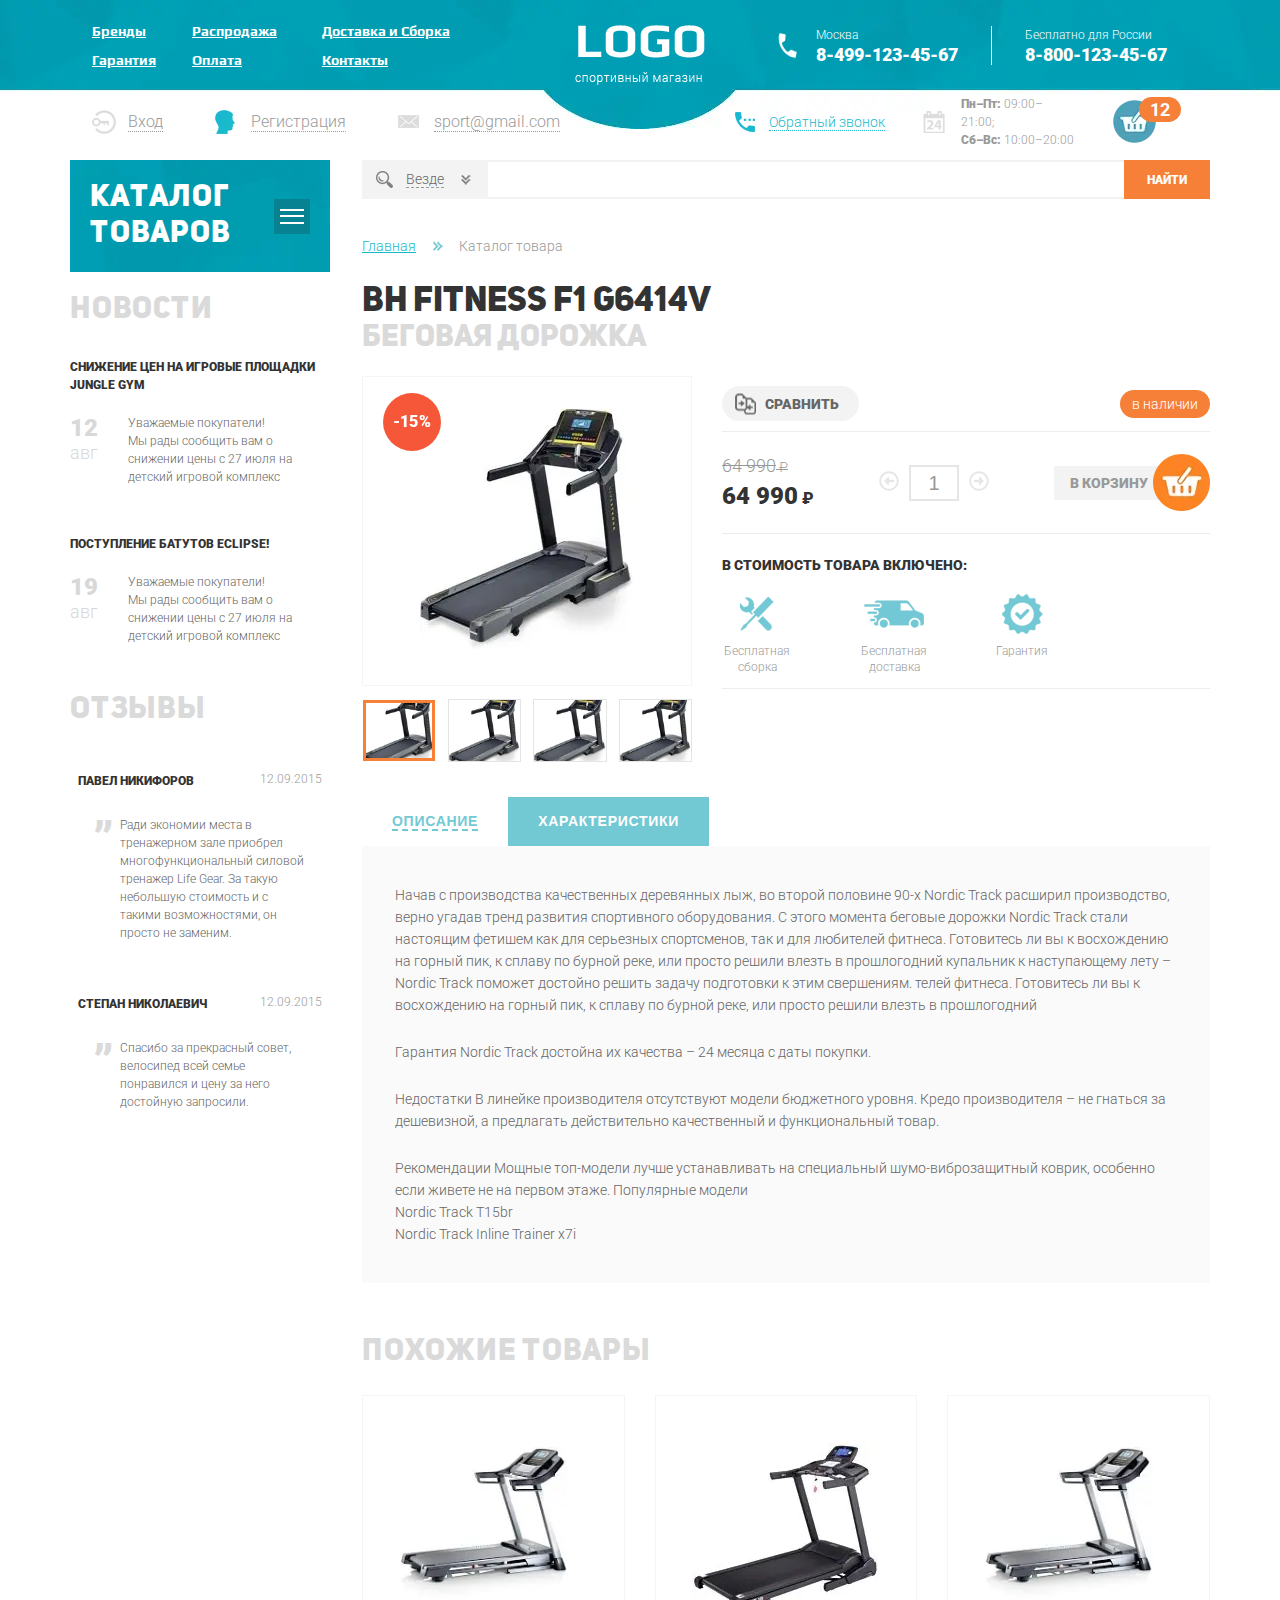
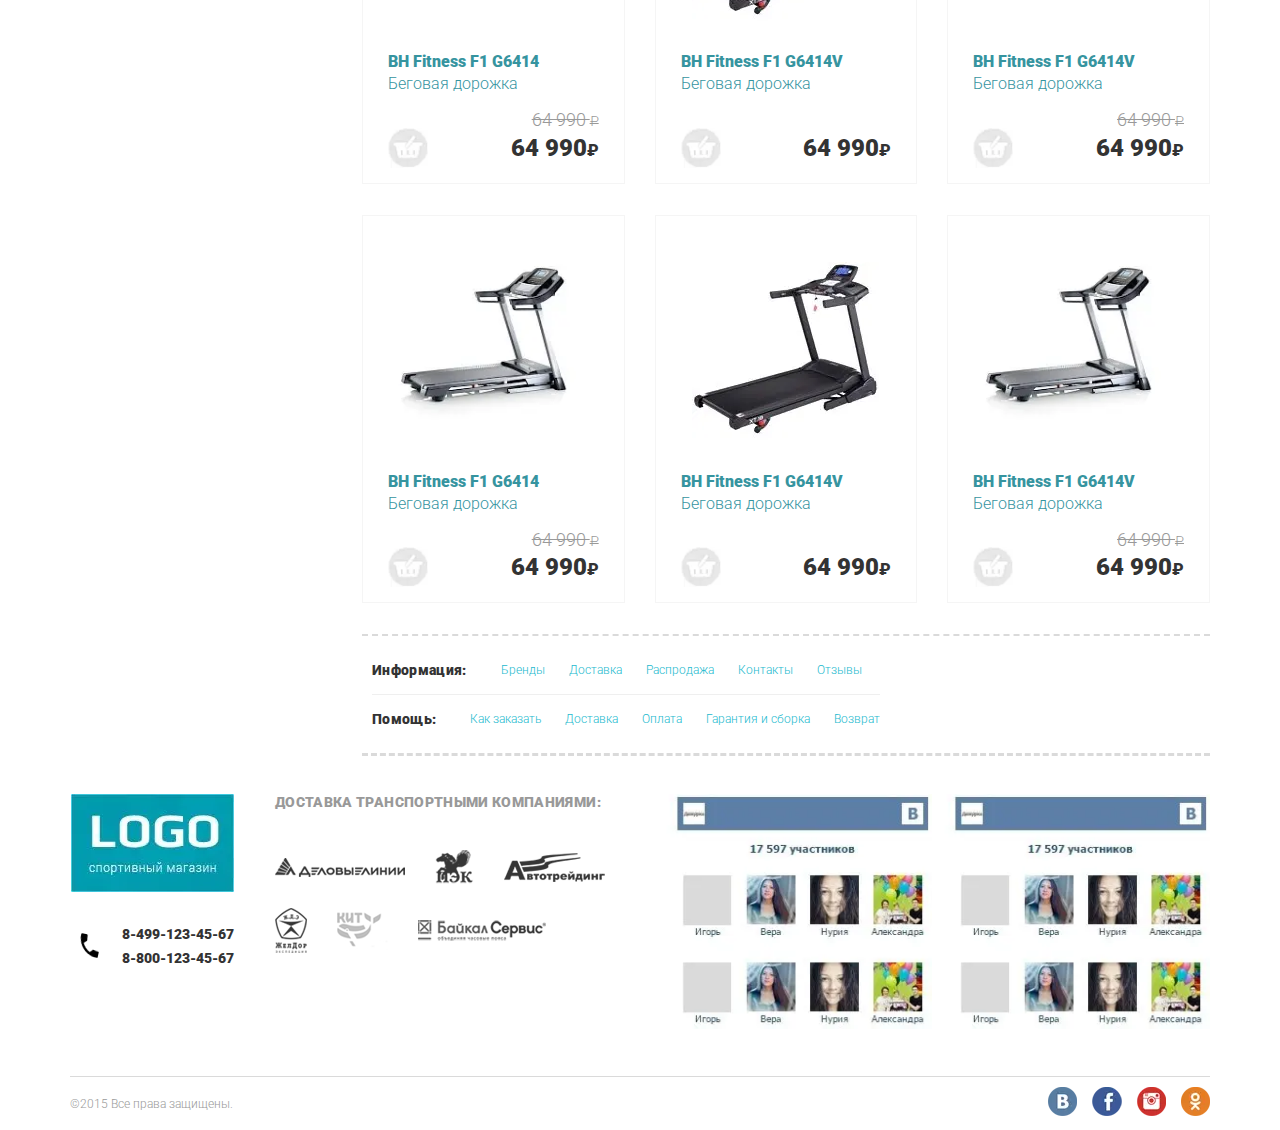
<file: product.html>
<!DOCTYPE html>
<html lang="en">

<head>
   <meta charset="UTF-8">
   <meta http-equiv="X-UA-Compatible" content="IE=edge">
   <meta name="viewport" content="width=device-width, initial-scale=1.0">
   <title>Товар</title>
   <link rel="preconnect" href="https://fonts.googleapis.com">
   <link rel="preconnect" href="https://fonts.gstatic.com" crossorigin>
   <link rel="icon" href="fav.ico" type="image/x-icon">

   <link href="https://fonts.googleapis.com/css2?family=Play:wght@700&family=Roboto:wght@300;400;500;700;900&display=swap" rel="stylesheet">
   <link rel="stylesheet" href="https://unpkg.com/swiper/swiper-bundle.min.css" />
   <link rel="stylesheet" href="css/style.css">



</head>

<body>
   <svg display="none">

		<symbol viewBox="0 0 512 512" id="arrow-right">
			<path
				d="M504 256C504 119 393 8 256 8S8 119 8 256s111 248 248 248 248-111 248-248zm-448 0c0-110.5 89.5-200 200-200s200 89.5 200 200-89.5 200-200 200S56 366.5 56 256zm72 20v-40c0-6.6 5.4-12 12-12h116v-67c0-10.7 12.9-16 20.5-8.5l99 99c4.7 4.7 4.7 12.3 0 17l-99 99c-7.6 7.6-20.5 2.2-20.5-8.5v-67H140c-6.6 0-12-5.4-12-12z">
			</path>
		</symbol>
	</svg>
   <div class="wrapper">
      <header class="header">
         <div class="header__top top-header">
            <div class="top-header__content _container">
               <div class="top-header__column">
                  <div class="top-header__menu menu">
                     <div class="menu__icon icon-menu">
                        <span></span>
                        <span></span>
                        <span></span>
                     </div>
                     <nav class="menu__body">
                        <ul class="menu__list">
                           <li><a href="" class="menu__link">Бренды</a></li>
                           <li><a href="" class="menu__link">Распродажа</a></li>
                           <li><a href="" class="menu__link">Доставка и Сборка</a></li>
                           <li><a href="" class="menu__link">Гарантия</a></li>
                           <li><a href="" class="menu__link">Оплата</a></li>
                           <li><a href="" class="menu__link">Контакты</a></li>
                        </ul>
                     </nav>
                  </div>
               </div>
               <!-- top-header__column -->

               <div class="top-header__column top-header__column_logo">
                  <a href="index.html" class="top-header__logo">
                     <picture>
                        <source srcset="img/logo.webp" type="image/webp"><img src="img/logo.png" alt=""></picture>
                  </a>
               </div>
               <!-- top-header__column -->

               <div class="top-header__column ">
                  <div class="top-header__contacts contacts-header">
                     <div class="contacts-header__column">
                        <div class="contacts-header__item contacts-header__item_icon">
                           <div class="contacts-header__label">Москва</div>
                           <a href="tel:84991234567" class="contacts-header__phone">8-499-123-45-67</a>

                        </div>
                     </div>
                     <div class="contacts-header__column contacts-header__column_forcart">
                        <div class="contacts-header__item">
                           <div class="contacts-header__label">Бесплатно для России</div>
                           <a href="tel:84991234567" class="contacts-header__phone contacts-header__phone_icon">8-800-123-45-67</a>

                        </div>
                     </div>
                  </div>
               </div>
               <!-- top-header__column -->
            </div>
         </div>
         <div class="header__bottom bottom-header">
            <div class="bottom-header__container _container">
               <div class="bottom-header__row">
                  <div class="bottom-header__column">
                     <ul data-da=".menu__body,640,0" class="bottom-header__actions actions-header">
                        <li><a href="" class="actions-header__item actions-header__item_login "><span>Вход</span></a></li>
                        <li><a href="" class="actions-header__item actions-header__item_reg"><span>Регистрация</span></a></li>
                        <li><a href="" class="actions-header__item actions-header__item_mail"><span>sport@gmail.com</span></a>
                        </li>
                     </ul>
                  </div>
                  <div class="bottom-header__column">
                     <div class="bottom-header__info info-header">
                        <div data-da=".menu__body,640,2" class="info-header__column info-header__column_callback">
                           <a href="" class="info-header__callback"><span>Обратный звонок</span></a>
                        </div>

                        <div class="info-header__column">
                           <div class="info-header__schedule">
                              <p><span>Пн–Пт:</span> 09:00–21:00;</p>
                              <p><span>Сб–Вс:</span> 10:00–20:00</p>
                           </div>

                        </div>
                        <div class="info-header__column">
                           <a href="checkout.html" data-da=".contacts-header__column_forcart,640,last" class="info-header__cart"><span>12</span></a>
                        </div>
                     </div>
                  </div>
               </div>


            </div>
         </div>

      </header>

      <main class="page">
         <div class="page__container _container">
            <aside class="page__side">
               <nav class="page__menu menu-page">
                  <div class="menu-page__header">
                     <div class="menu-page__title">Каталог товаров</div>
                     <div class="menu-page__burger _active">
                        <div class="menu-page__lines">
                           <span></span>
                           <span></span>
                           <span></span>
                        </div>
                     </div>
                  </div>
                  <div class="menu-page__body" id="menu-page__body">
                     <ul class="menu-page__list">

                        <li class="menu-page__parent"><a href="#" class="menu-page__link ">Беговые
										дорожки</a>

                           <div class="menu-page__submenu submenu-page">
                              <div class="submenu-page__item">
                                 <ul class="submnenu-page__menu">
                                    <li><a href="catalog.html" class="submenu-page__link">Всепогодный</a></li>
                                    <li><a href="catalog.html" class="submenu-page__link">Для помещений</a></li>
                                    <li><a href="catalog.html" class="submenu-page__link">Профессиональный</a></li>
                                    <li><a href="catalog.html" class="submenu-page__link">Любительский</a></li>

                                 </ul>
                                 <div class="submenu-page__product">
                                    <div class="item-product">
                                       <div class="item-product__labels">
                                          <div class="item-product__label">Товар дня</div>
                                       </div>
                                       <a href="product.html" class="item-product__image">
                                          <picture>
                                             <source srcset="img/products/01.webp" type="image/webp"><img src="img/products/01.jpg" alt=""></picture>
                                       </a>
                                       <div class="item-product__body">
                                          <a href="" class="item-product__title">Домашний теннисный стол
															Donic Indoor Roller 800 Green</a>
                                          <div class="item-product__footer">
                                             <div class="item-product__old-price">64 990 <span>₽</span></div>
                                             <div class="item-product__bottom">
                                                <a href="" class="item-product__add"></a>
                                                <div class="item-product__price">64 990<span>₽</span></div>
                                             </div>
                                          </div>
                                       </div>
                                    </div>
                                 </div>
                              </div>
                           </div>


                        </li>
                        <li class="menu-page__parent"><a href="#" class="menu-page__link">Эллиптические тренажеры</a>
                           <div class="menu-page__submenu submenu-page">
                              <div class="submenu-page__item">
                                 <ul class="submnenu-page__menu">
                                    <li><a href="catalog.html" class="submenu-page__link">Всепогодный</a></li>
                                    <li><a href="catalog.html" class="submenu-page__link">Для помещений</a></li>
                                    <li><a href="catalog.html" class="submenu-page__link">Профессиональный</a></li>
                                    <li><a href="catalog.html" class="submenu-page__link">Любительский</a></li>

                                 </ul>
                                 <div class="submenu-page__product">
                                    <div class="item-product">
                                       <div class="item-product__labels">
                                          <div class="item-product__label">Товар дня</div>
                                       </div>
                                       <a href="product.html" class="item-product__image">
                                          <picture>
                                             <source srcset="img/products/01.webp" type="image/webp"><img src="img/products/01.jpg" alt=""></picture>
                                       </a>
                                       <div class="item-product__body">
                                          <a href="" class="item-product__title">Домашний теннисный стол
															Donic Indoor Roller 800 Green</a>
                                          <div class="item-product__footer">
                                             <div class="item-product__old-price"></div>
                                             <div class="item-product__bottom">
                                                <a href="" class="item-product__add"></a>
                                                <div class="item-product__price">64 990<span>₽</span></div>
                                             </div>
                                          </div>
                                       </div>
                                    </div>
                                 </div>
                              </div>
                           </div>
                        </li>
                        <li><a href="#" class="menu-page__link">Велотренажеры</a></li>
                        <li><a href="#" class="menu-page__link">Гребные тренажеры</a></li>
                        <li><a href="#" class="menu-page__link">Вибромассажеры</a></li>
                        <li class="menu-page__parent"><a href="#" class="menu-page__link ">Теннисные
										столы</a>
                           <div class="menu-page__submenu submenu-page">
                              <div class="submenu-page__item">
                                 <ul class="submnenu-page__menu">
                                    <li><a href="catalog.html" class="submenu-page__link">Всепогодный</a></li>
                                    <li><a href="catalog.html" class="submenu-page__link">Для помещений</a></li>
                                    <li><a href="catalog.html" class="submenu-page__link">Профессиональный</a></li>
                                    <li><a href="catalog.html" class="submenu-page__link">Любительский</a></li>

                                 </ul>
                                 <div class="submenu-page__product">
                                    <div class="item-product">
                                       <div class="item-product__labels">
                                       </div>
                                       <a href="product.html" class="item-product__image">
                                          <picture>
                                             <source srcset="img/products/01.webp" type="image/webp"><img src="img/products/01.jpg" alt=""></picture>
                                       </a>
                                       <div class="item-product__body">
                                          <a href="" class="item-product__title">Домашний теннисный стол
															Donic Indoor Roller 800 Green</a>
                                          <div class="item-product__footer">
                                             <div class="item-product__old-price">64 990 <span>₽</span></div>
                                             <div class="item-product__bottom">
                                                <a href="" class="item-product__add"></a>
                                                <div class="item-product__price">64 990<span>₽</span></div>
                                             </div>
                                          </div>
                                       </div>
                                    </div>
                                 </div>
                              </div>
                           </div>
                        </li>
                        <li><a href="#" class="menu-page__link">Баскетбол</a>
                        </li>
                        <li class="menu-page__parent"><a href="#" class="menu-page__link">Массажные
										кресла</a>

                           <div class="menu-page__submenu submenu-page">
                              <div class="submenu-page__item">
                                 <ul class="submnenu-page__menu">
                                    <li><a href="catalog.html" class="submenu-page__link">Всепогодный</a></li>
                                    <li><a href="catalog.html" class="submenu-page__link">Для помещений</a></li>
                                    <li><a href="catalog.html" class="submenu-page__link">Профессиональный</a></li>
                                    <li><a href="catalog.html" class="submenu-page__link">Любительский</a></li>

                                 </ul>
                                 <div class="submenu-page__product">
                                    <div class="item-product">
                                       <div class="item-product__labels">
                                       </div>
                                       <a href="product.html" class="item-product__image">
                                          <picture>
                                             <source srcset="img/products/01.webp" type="image/webp"><img src="img/products/01.jpg" alt=""></picture>
                                       </a>
                                       <div class="item-product__body">
                                          <a href="" class="item-product__title">Домашний теннисный стол
															Donic Indoor Roller 800 Green</a>
                                          <div class="item-product__footer">
                                             <div class="item-product__old-price">64 990 <span>₽</span></div>
                                             <div class="item-product__bottom">
                                                <a href="" class="item-product__add"></a>
                                                <div class="item-product__price">64 990<span>₽</span></div>
                                             </div>
                                          </div>
                                       </div>
                                    </div>
                                 </div>
                              </div>
                           </div>
                        </li>
                        <li class="menu-page__parent">
                           <a href="#" class="menu-page__link">Массажные
										столы</a>

                           <div class="menu-page__submenu submenu-page">
                              <div class="submenu-page__item">
                                 <ul class="submnenu-page__menu">
                                    <li><a href="catalog.html" class="submenu-page__link">Всепогодный</a></li>
                                    <li><a href="catalog.html" class="submenu-page__link">Для помещений</a></li>
                                    <li><a href="catalog.html" class="submenu-page__link">Профессиональный</a></li>
                                    <li><a href="catalog.html" class="submenu-page__link">Любительский</a></li>

                                 </ul>
                                 <div class="submenu-page__product">
                                    <div class="item-product">
                                       <div class="item-product__labels">
                                          <div class="item-product__label">Товар дня</div>
                                       </div>
                                       <a href="product.html" class="item-product__image">
                                          <picture>
                                             <source srcset="img/products/01.webp" type="image/webp"><img src="img/products/01.jpg" alt=""></picture>
                                       </a>
                                       <div class="item-product__body">
                                          <a href="" class="item-product__title">Домашний теннисный стол
															Donic Indoor Roller 800 Green</a>
                                          <div class="item-product__footer">
                                             <div class="item-product__old-price">64 990 <span>₽</span></div>
                                             <div class="item-product__bottom">
                                                <a href="" class="item-product__add"></a>
                                                <div class="item-product__price">64 990<span>₽</span></div>
                                             </div>
                                          </div>
                                       </div>
                                    </div>
                                 </div>
                              </div>
                           </div>
                        </li>
                        <li><a href="#" class="menu-page__link">Силовые тренажеры</a></li>
                        <li><a href="#" class="menu-page__link">Батуты</a></li>
                        <li><a href="#" class="menu-page__link">Детские городки</a></li>
                        <li><a href="#" class="menu-page__link">Дачная мебель</a></li>
                        <li><a href="#" class="menu-page__link">Уличные спортивные комплексы</a></li>
                        <li><a href="#" class="menu-page__link">Аксессуары</a>
                        </li>
                     </ul>

                  </div>
               </nav>
               <div data-da=".page__content,991.98,last" class="page__content-side">
                  <div class="page__news-side news-side">
                     <a href="" class="news-side__title side-title">Новости</a>
                     <div class="news-side__items">
                        <div class="news-side__item">
                           <a href="" class="news-side__label side-label">Снижение цен на игровые площадки
										Jungle Gym</a>
                           <div class="news-side__body">

                              <div class="news-side__date"><span>12</span> авг
                              </div>
                              <div class="news-side__text"><span>Уважаемые покупатели!</span> Мы рады сообщить вам о снижении цены с 27 июля на детский игровой комплекс
                              </div>

                           </div>
                        </div>
                        <div class="news-side__item">
                           <a href="" class="news-side__label">Поступление батутов Eclipse!</a>
                           <div class="news-side__body">

                              <div class="news-side__date"><span>19</span> авг
                              </div>
                              <div class="news-side__text"><span>Уважаемые покупатели!</span> Мы рады сообщить вам о снижении цены с 27 июля на детский игровой комплекс
                              </div>

                           </div>
                        </div>
                     </div>
                  </div>

                  <div class="page__reviews-side reviews-side">
                     <div class="reviews-side__title side-title">Отзывы</div>
                     <div class="reviews-side__body">
                        <div class="reviews-side__items">
                           <div class="reviews-side__item">
                              <a href="" class="reviews-side__link">
                                 <div class="reviews-side__header">
                                    <div class="reviews-side__user">Павел Никифоров</div>
                                    <div class="reviews-side__date">12.09.2015</div>
                                 </div>
                                 <div class="reviews-side__body">
                                    <div class="reviews-side__symbols">”</div>
                                    <div class="reviews-side__text">Ради экономии места в тренажерном зале приобрел многофункциональный силовой тренажер Life Gear. За такую небольшую стоимость и с такими возможностями, он просто не заменим.
                                    </div>
                                 </div>
                              </a>
                           </div>
                           <div class="reviews-side__item">
                              <a href="" class="reviews-side__link">
                                 <div class="reviews-side__header">
                                    <div class="reviews-side__user">Степан Николаевич</div>
                                    <div class="reviews-side__date">12.09.2015</div>
                                 </div>
                                 <div class="reviews-side__body">
                                    <div class="reviews-side__symbols">”</div>
                                    <div class="reviews-side__text">Спасибо за прекрасный совет, велосипед всей семье понравился и цену за него достойную запросили.</div>
                                 </div>
                              </a>
                           </div>
                        </div>

                     </div>
                  </div>
               </div>

            </aside>

            <div class="page__content">
               <form action="#" class="page__search search-page">
                  <div class="search-page__select">
                     <div class="search-page__title"><span>Везде</span><span data-text="Выбрано:" class="search-page__quantity"></span></div>

                     <div class="search-page__categories categories-search">
                        <div class="categories-search__row">

                           <div class="categories-search__column">
                              <ul class="categories-search__list">
                                 <li>
                                    <label class="categories-search__checkbox checkbox">
													<input type="checkbox" data-error="Ошибка" name="category" value=""
														class="checkbox__input">
													<span class="checkbox__text">Беговые дорожки</span>
												</label>
                                 </li>
                                 <li>
                                    <label class="categories-search__checkbox checkbox">
													<input type="checkbox" data-error="Ошибка" name="category" value=""
														class="checkbox__input">
													<span class="checkbox__text"><span>Эллиптические тренажеры</span></span>
												</label>
                                 </li>
                                 <li>
                                    <label class="categories-search__checkbox checkbox">
													<input type="checkbox" data-error="Ошибка" name="category" value=""
														class="checkbox__input">
													<span class="checkbox__text"><span>Велотренажеры</span></span>
												</label>
                                 </li>
                                 <li>
                                    <label class="categories-search__checkbox checkbox">
													<input type="checkbox" data-error="Ошибка" name="category" value=""
														class="checkbox__input">
													<span class="checkbox__text"><span>Гребные тренажеры</span></span>
												</label>
                                 </li>
                                 <li>
                                    <label class="categories-search__checkbox checkbox">
													<input type="checkbox" data-error="Ошибка" name="category" value=""
														class="checkbox__input">
													<span class="checkbox__text"><span>Вибромассажеры</span></span>
												</label>
                                 </li>
                              </ul>

                           </div>
                           <div class="categories-search__column">
                              <ul class="categories-search__list">
                                 <li>
                                    <label class="categories-search__checkbox checkbox">
													<input type="checkbox" data-error="Ошибка" name="category" value=""
														class="checkbox__input">
													<span class="checkbox__text">Беговые дорожки</span>
												</label>
                                 </li>
                                 <li>
                                    <label class="categories-search__checkbox checkbox">
													<input type="checkbox" data-error="Ошибка" name="category" value=""
														class="checkbox__input">
													<span class="checkbox__text"><span>Эллиптические тренажеры</span></span>
												</label>
                                 </li>
                                 <li>
                                    <label class="categories-search__checkbox checkbox">
													<input type="checkbox" data-error="Ошибка" name="category" value=""
														class="checkbox__input">
													<span class="checkbox__text"><span>Велотренажеры</span></span>
												</label>
                                 </li>
                                 <li>
                                    <label class="categories-search__checkbox checkbox">
													<input type="checkbox" data-error="Ошибка" name="category" value=""
														class="checkbox__input">
													<span class="checkbox__text"><span>Гребные тренажеры</span></span>
												</label>
                                 </li>
                                 <li>
                                    <label class="categories-search__checkbox checkbox">
													<input type="checkbox" data-error="Ошибка" name="category" value=""
														class="checkbox__input">
													<span class="checkbox__text"><span>Вибромассажеры</span></span>
												</label>
                                 </li>
                              </ul>

                           </div>
                           <div class="categories-search__column">
                              <ul class="categories-search__list">
                                 <li>
                                    <label class="categories-search__checkbox checkbox">
													<input type="checkbox" data-error="Ошибка" name="category" value=""
														class="checkbox__input">
													<span class="checkbox__text">Беговые дорожки</span>
												</label>
                                 </li>
                                 <li>
                                    <label class="categories-search__checkbox checkbox">
													<input type="checkbox" data-error="Ошибка" name="category" value=""
														class="checkbox__input">
													<span class="checkbox__text"><span>Эллиптические тренажеры</span></span>
												</label>
                                 </li>
                                 <li>
                                    <label class="categories-search__checkbox checkbox">
													<input type="checkbox" data-error="Ошибка" name="category" value=""
														class="checkbox__input">
													<span class="checkbox__text"><span>Велотренажеры</span></span>
												</label>
                                 </li>
                                 <li>
                                    <label class="categories-search__checkbox checkbox">
													<input type="checkbox" data-error="Ошибка" name="category" value=""
														class="checkbox__input">
													<span class="checkbox__text"><span>Гребные тренажеры</span></span>
												</label>
                                 </li>
                                 <li>
                                    <label class="categories-search__checkbox checkbox">
													<input type="checkbox" data-error="Ошибка" name="category" value=""
														class="checkbox__input">
													<span class="checkbox__text"><span>Вибромассажеры</span></span>
												</label>
                                 </li>
                              </ul>

                           </div>
                        </div>


                     </div>
                  </div>
                  <div class="search-page__input">
                     <input type="text" name="search" autocomplete="off">
                  </div>
                  <button type="submit" class="search-page btn">Найти</button>

               </form>
               <nav class="breadcrumbs">
                  <ul class="breadcrumbs__list">
                     <li class="">
                        <a href="index.html" class="breadcrumbs__link">Главная</a>
                     </li>
                     <li class="">
                        <span class="breadcrumbs__item">Каталог товара</span>
                     </li>
                  </ul>
               </nav>
               <section class="product">
                  <h1 class="product__title">BH Fitness F1 G6414V
                     <span>Беговая дорожка</span>
                  </h1>
                  <div class="product__content">
                     <div class="product__images images-product">
                        <div class="images-product__mainslider swiper">
                           <div class="swiper-wrapper">
                              <a href="#" class="images-product__mainslide swiper-slide">
                                 <div class="images-product__sale">-15%</div>
                                 <div class="images-product__image">
                                    <picture>
                                       <source srcset="img/product/1.webp" type="image/webp"><img src="img/product/1.jpg" alt=""></picture>

                                 </div>

                              </a>
                              <a href="#" class="images-product__mainslide swiper-slide">
                                 <div class="images-product__sale">-15%</div>
                                 <div class="images-product__image">
                                    <picture>
                                       <source srcset="img/product/1.webp" type="image/webp"><img src="img/product/1.jpg" alt=""></picture>

                                 </div>

                              </a>
                              <a href="#" class="images-product__mainslide swiper-slide">
                                 <div class="images-product__image">
                                    <picture>
                                       <source srcset="img/product/1.webp" type="image/webp"><img src="img/product/1.jpg" alt=""></picture>

                                 </div>

                              </a>
                              <a href="#" class="images-product__mainslide swiper-slide">
                                 <div class="images-product__sale">-15%</div>
                                 <div class="images-product__image">
                                    <picture>
                                       <source srcset="img/product/1.webp" type="image/webp"><img src="img/product/1.jpg" alt=""></picture>

                                 </div>

                              </a>
                              <a href="#" class="images-product__mainslide swiper-slide">
                                 <div class="images-product__image">
                                    <picture>
                                       <source srcset="img/product/1.webp" type="image/webp"><img src="img/product/1.jpg" alt=""></picture>

                                 </div>

                              </a>
                           </div>
                        </div>
                        <div class="images-product__subslider swiper">
                           <div class="images-product__wrapper swiper-wrapper">
                              <div class="images-product__subslide swiper-slide">
                                 <div class="images-product__subimage _ibg">
                                    <picture>
                                       <source srcset="img/product/1.webp" type="image/webp"><img src="img/product/1.jpg" alt=""></picture>
                                 </div>
                              </div>
                              <div class="images-product__subslide swiper-slide">
                                 <div class="images-product__subimage _ibg">
                                    <picture>
                                       <source srcset="img/product/1.webp" type="image/webp"><img src="img/product/1.jpg" alt=""></picture>
                                 </div>
                              </div>
                              <div class="images-product__subslide swiper-slide">
                                 <div class="images-product__subimage _ibg">
                                    <picture>
                                       <source srcset="img/product/1.webp" type="image/webp"><img src="img/product/1.jpg" alt=""></picture>
                                 </div>
                              </div>
                              <div class="images-product__subslide swiper-slide">
                                 <div class="images-product__subimage _ibg">
                                    <picture>
                                       <source srcset="img/product/1.webp" type="image/webp"><img src="img/product/1.jpg" alt=""></picture>
                                 </div>
                              </div>
                              <div class="images-product__subslide swiper-slide">
                                 <div class="images-product__subimage _ibg">
                                    <picture>
                                       <source srcset="img/product/1.webp" type="image/webp"><img src="img/product/1.jpg" alt=""></picture>
                                 </div>
                              </div>
                           </div>
                        </div>

                     </div>
                     <div class="product__body body-product">
                        <div class="body-product__top">
                           <a href="#" class="body-product__compare"><span>Сравнить</span></a>
                           <div class="body-product__stock">в наличии</div>
                        </div>
                        <div class="body-product__actions actions-product">
                           <div class="actions-product__row">
                              <div class="actions-product__column">
                                 <div class="actions-product__price actions-product__price_old rub">64 990</div>
                                 <div class="actions-product__price rub">64 990</div>
                              </div>

                              <div class="actions-product__column">
                                 <div class="actions-product__quantity quantity">
                                    <span class="down" onClick='decreaseCount(event, this)'><svg>
														<use href="#arrow-right"></use>
													</svg>
												</span>
                                    <input type="number" name="quantity" value="1">
                                    <span class="up" onClick='increaseCount(event, this)' data-max="20"><svg>
														<use href="#arrow-right"></use>
													</svg>
												</span>
                                 </div>
                              </div>

                              <div class="actions-product__column">
                                 <a href="#" class="actions-product__cart">
                                    <span>В корзину</span>
                                 </a>
                              </div>

                           </div>


                        </div>
                        <!-- actions-product -->
                        <div class="body-product__include include-product">
                           <div class="include-product__title">В стоимость товара включено:</div>
                           <div class="include-product__items">
                              <div class="include-product__item">
                                 <div class="include-product__icon">
                                    <picture>
                                       <source srcset="img/icons/include/3.webp" type="image/webp"><img src="img/icons/include/3.png" alt=""></picture>
                                 </div>
                                 <div class="include-product__text">Бесплатная сборка
                                 </div>
                              </div>
                              <div class="include-product__item">
                                 <div class="include-product__icon">
                                    <picture>
                                       <source srcset="img/icons/include/2.webp" type="image/webp"><img src="img/icons/include/2.png" alt=""></picture>
                                 </div>
                                 <div class="include-product__text">Бесплатная доставка
                                 </div>
                              </div>
                              <div class="include-product__item">
                                 <div class="include-product__icon">
                                    <picture>
                                       <source srcset="img/icons/include/1.webp" type="image/webp"><img src="img/icons/include/1.png" alt=""></picture>
                                 </div>
                                 <div class="include-product__text">Гарантия</div>
                              </div>
                           </div>

                        </div>
                     </div>
                  </div>

                  <div class="product__info info-product">

                     <div class="tabs">
                        <ul class="tabs__list">
                           <li class="tabs__item"><button class="tabs__btn tabs__btn_active" data-tabs-path="discription">
											<span>Описание</span>
										</button>
                           </li>
                           <li class="tabs__item"><button class="tabs__btn" data-tabs-path="characters"><span>Характеристики</span></button>
                           </li>
                        </ul>
                        <div class="tabs__content tabs__content_active" data-tabs-target="discription">
                           <div class="content">
                              <p>
                                 Начав с производства качественных деревянных лыж, во второй половине 90-х Nordic Track расширил производство, верно угадав тренд развития спортивного оборудования. С этого момента беговые дорожки Nordic Track стали настоящим фетишем как для серьезных
                                 спортсменов, так и для любителей фитнеса. Готовитесь ли вы к восхождению на горный пик, к сплаву по бурной реке, или просто решили влезть в прошлогодний купальник к наступающему лету – Nordic Track поможет достойно решить
                                 задачу подготовки к этим свершениям. телей фитнеса. Готовитесь ли вы к восхождению на горный пик, к сплаву по бурной реке, или просто решили влезть в прошлогодний
                              </p>

                              <p>
                                 Гарантия Nordic Track достойна их качества – 24 месяца с даты покупки.
                              </p>



                              <p>Недостатки В линейке производителя отсутствуют модели бюджетного уровня. Кредо производителя – не гнаться за дешевизной, а предлагать действительно качественный и функциональный товар.</p>





                              <p>
                                 Рекомендации Мощные топ-модели лучше устанавливать на специальный шумо-виброзащитный коврик, особенно если живете не на первом этаже. Популярные модели<br> Nordic Track T15br <br> Nordic Track Inline Trainer x7i <br>
                              </p>



                           </div>
                        </div>
                        <div class="tabs__content" data-tabs-target="characters">
                           <div class="content">
                              <div class="info-product__table">
                                 <table>
                                    <tr>
                                       <td>
                                          <div class="info-product__label">Использование</div>
                                       </td>
                                       <td>
                                          <div class="info-product__value">Использование</div>
                                       </td>
                                    </tr>
                                    <tr>
                                       <td>
                                          <div class="info-product__label"></div>Тип беговой дорожки
                                       </td>
                                       <td>
                                          <div class="info-product__value">Электрическая
                                          </div>
                                       </td>
                                    </tr>
                                    <tr>
                                       <td>
                                          <div class="info-product__label">Макс. вес пользователя (кг)</div>
                                       </td>
                                       <td>
                                          <div class="info-product__value">135</div>
                                       </td>
                                    </tr>
                                    <tr>
                                       <td>
                                          <div class="info-product__label">Угол наклона</div>
                                       </td>
                                       <td>
                                          <div class="info-product__value">15
                                          </div>
                                       </td>
                                    </tr>
                                    <tr>
                                       <td>
                                          <div class="info-product__label">Регулировка угла наклона</div>
                                       </td>
                                       <td>
                                          <div class="info-product__value">Автоматическая</div>
                                       </td>
                                    </tr>
                                    <tr>
                                       <td>
                                          <div class="info-product__label">Складывание</div>
                                       </td>
                                       <td>
                                          <div class="info-product__value">Есть</div>
                                       </td>
                                    </tr>
                                 </table>
                              </div>
                           </div>
                        </div>
                     </div>

                  </div>
                  <!-- info-product -->

                  <section class="product__same same-products ">
                     <h2 class="same-products__title">Похожие товары</h2>
                     <div class="same-products__items  items-products">
                        <div class="items-products__column">
                           <div class="item-product">
                              <a href="product.html" class="item-product__image">
                                 <picture>
                                    <source srcset="img/products/001.webp" type="image/webp"><img src="img/products/001.jpg" alt=""></picture>
                              </a>
                              <div class="item-product__body">
                                 <a href="" class="item-product__title title-product"><span>BH Fitness F1
													G6414</span>Беговая дорожка</a>
                                 <div class="item-product__footer">
                                    <div class="item-product__old-price">64 990 <span>₽</span></div>
                                    <div class="item-product__bottom">
                                       <a href="" class="item-product__add"></a>
                                       <div class="item-product__price">64 990<span>₽</span></div>
                                    </div>
                                 </div>
                              </div>
                              <div class="item-product__hover hover-item-product">
                                 <a class="hover-item-product__title title-product">
                                    <span>BH Fitness F1 G6414V</span> Беговая дорожка
                                 </a>
                                 <div class="hover-item-product__options options-item-product">

                                    <div class="options-item-product__item">
                                       <div class="options-item-product__label">Тип беговой дорожки: </div>
                                       <div class="options-item-product__value">Электрическая</div>
                                    </div>

                                    <div class="options-item-product__item">
                                       <div class="options-item-product__label">Скорость движения (км/ч):</div>
                                       <div class="options-item-product__value">22</div>
                                    </div>

                                    <div class="options-item-product__item">
                                       <div class="options-item-product__label">Складывание: </div>
                                       <div class="options-item-product__value">Есть</div>
                                    </div>
                                    <a class="options-item-product__compare">
                                       <picture>
                                          <source srcset="img/icons/compare_icon.webp" type="image/webp"><img src="img/icons/compare_icon.png" alt=""></picture>
                                       <span>Сравнить</span>
                                    </a>

                                 </div>
                                 <div class="hover-item-product__footer">
                                    <a href="checkout.html" class="hover-item-product__cart hover-item-product__cart_catalog"></a>

                                    <div class="hover-item-product__wrapper">
                                       <div class="hover-item-product__old-price">64 990 <span>₽</span></div>
                                       <div class="hover-item-product__price hover-item-product__price_catalog">64 990
                                          <span>₽</span></div>
                                    </div>
                                 </div>
                              </div>
                           </div>
                        </div>
                        <div class="items-products__column">
                           <div class="item-product">
                              <a href="product.html" class="item-product__image">
                                 <picture>
                                    <source srcset="img/products/002.webp" type="image/webp"><img src="img/products/002.jpg" alt=""></picture>
                              </a>
                              <div class="item-product__body">
                                 <a href="" class="item-product__title title-product"><span>BH Fitness F1
													G6414V</span>Беговая дорожка</a>
                                 <div class="item-product__footer">
                                    <div class="item-product__old-price"><span></span></div>
                                    <div class="item-product__bottom">
                                       <a href="" class="item-product__add"></a>
                                       <div class="item-product__price">64 990<span>₽</span></div>
                                    </div>
                                 </div>
                              </div>
                              <div class="item-product__hover hover-item-product">
                                 <a class="hover-item-product__title title-product">
                                    <span>BH Fitness F1 G6414V</span> Беговая дорожка
                                 </a>
                                 <div class="hover-item-product__options options-item-product">

                                    <div class="options-item-product__item">
                                       <div class="options-item-product__label">Тип беговой дорожки: </div>
                                       <div class="options-item-product__value">Электрическая</div>
                                    </div>

                                    <div class="options-item-product__item">
                                       <div class="options-item-product__label">Скорость движения (км/ч):</div>
                                       <div class="options-item-product__value">22</div>
                                    </div>

                                    <div class="options-item-product__item">
                                       <div class="options-item-product__label">Складывание: </div>
                                       <div class="options-item-product__value">Есть</div>
                                    </div>

                                 </div>
                                 <div class="hover-item-product__footer">
                                    <a href="checkout.html" class="hover-item-product__cart hover-item-product__cart_catalog"></a>

                                    <div class="hover-item-product__wrapper">
                                       <div class="hover-item-product__old-price"> <span></span></div>
                                       <div class="hover-item-product__price hover-item-product__price_catalog">64 990
                                          <span>₽</span></div>
                                    </div>
                                 </div>
                              </div>
                           </div>
                        </div>
                        <div class="items-products__column">
                           <div class="item-product">
                              <a href="product.html" class="item-product__image">
                                 <picture>
                                    <source srcset="img/products/001.webp" type="image/webp"><img src="img/products/001.jpg" alt=""></picture>
                              </a>
                              <div class="item-product__body">
                                 <a href="" class="item-product__title title-product"><span>BH Fitness F1
													G6414V</span>Беговая дорожка</a>
                                 <div class="item-product__footer">
                                    <div class="item-product__old-price">64 990 <span>₽</span></div>
                                    <div class="item-product__bottom">
                                       <a href="" class="item-product__add"></a>
                                       <div class="item-product__price">64 990<span>₽</span></div>
                                    </div>
                                 </div>
                              </div>
                              <div class="item-product__hover hover-item-product">
                                 <a class="hover-item-product__title title-product">
                                    <span>BH Fitness F1 G6414V</span> Беговая дорожка
                                 </a>
                                 <div class="hover-item-product__options options-item-product">

                                    <div class="options-item-product__item">
                                       <div class="options-item-product__label">Тип беговой дорожки: </div>
                                       <div class="options-item-product__value">Электрическая</div>
                                    </div>

                                    <div class="options-item-product__item">
                                       <div class="options-item-product__label">Скорость движения (км/ч):</div>
                                       <div class="options-item-product__value">22</div>
                                    </div>

                                    <div class="options-item-product__item">
                                       <div class="options-item-product__label">Складывание: </div>
                                       <div class="options-item-product__value">Есть</div>
                                    </div>

                                 </div>
                                 <div class="hover-item-product__footer">
                                    <a href="checkout.html" class="hover-item-product__cart hover-item-product__cart_catalog"></a>

                                    <div class="hover-item-product__wrapper">
                                       <div class="hover-item-product__old-price">64 990 <span>₽</span></div>
                                       <div class="hover-item-product__price hover-item-product__price_catalog">64 990
                                          <span>₽</span></div>
                                    </div>
                                 </div>
                              </div>
                           </div>
                        </div>
                        <div class="items-products__column">
                           <div class="item-product">
                              <a href="product.html" class="item-product__image">
                                 <picture>
                                    <source srcset="img/products/001.webp" type="image/webp"><img src="img/products/001.jpg" alt=""></picture>
                              </a>
                              <div class="item-product__body">
                                 <a href="" class="item-product__title title-product"><span>BH Fitness F1
													G6414</span>Беговая дорожка</a>
                                 <div class="item-product__footer">
                                    <div class="item-product__old-price">64 990 <span>₽</span></div>
                                    <div class="item-product__bottom">
                                       <a href="" class="item-product__add"></a>
                                       <div class="item-product__price">64 990<span>₽</span></div>
                                    </div>
                                 </div>
                              </div>
                              <div class="item-product__hover hover-item-product">
                                 <a class="hover-item-product__title title-product">
                                    <span>BH Fitness F1 G6414V</span> Беговая дорожка
                                 </a>
                                 <div class="hover-item-product__options options-item-product">

                                    <div class="options-item-product__item">
                                       <div class="options-item-product__label">Тип беговой дорожки: </div>
                                       <div class="options-item-product__value">Электрическая</div>
                                    </div>

                                    <div class="options-item-product__item">
                                       <div class="options-item-product__label">Скорость движения (км/ч):</div>
                                       <div class="options-item-product__value">22</div>
                                    </div>

                                    <div class="options-item-product__item">
                                       <div class="options-item-product__label">Складывание: </div>
                                       <div class="options-item-product__value">Есть</div>
                                    </div>
                                    <a class="options-item-product__compare">
                                       <picture>
                                          <source srcset="img/icons/compare_icon.webp" type="image/webp"><img src="img/icons/compare_icon.png" alt=""></picture>
                                       <span>Сравнить</span>
                                    </a>

                                 </div>
                                 <div class="hover-item-product__footer">
                                    <a href="checkout.html" class="hover-item-product__cart hover-item-product__cart_catalog"></a>

                                    <div class="hover-item-product__wrapper">
                                       <div class="hover-item-product__old-price">64 990 <span>₽</span></div>
                                       <div class="hover-item-product__price hover-item-product__price_catalog">64 990
                                          <span>₽</span></div>
                                    </div>
                                 </div>
                              </div>
                           </div>
                        </div>
                        <div class="items-products__column">
                           <div class="item-product">
                              <a href="product.html" class="item-product__image">
                                 <picture>
                                    <source srcset="img/products/002.webp" type="image/webp"><img src="img/products/002.jpg" alt=""></picture>
                              </a>
                              <div class="item-product__body">
                                 <a href="" class="item-product__title title-product"><span>BH Fitness F1
													G6414V</span>Беговая дорожка</a>
                                 <div class="item-product__footer">
                                    <div class="item-product__old-price"><span></span></div>
                                    <div class="item-product__bottom">
                                       <a href="" class="item-product__add"></a>
                                       <div class="item-product__price">64 990<span>₽</span></div>
                                    </div>
                                 </div>
                              </div>
                              <div class="item-product__hover hover-item-product">
                                 <a class="hover-item-product__title title-product">
                                    <span>BH Fitness F1 G6414V</span> Беговая дорожка
                                 </a>
                                 <div class="hover-item-product__options options-item-product">

                                    <div class="options-item-product__item">
                                       <div class="options-item-product__label">Тип беговой дорожки: </div>
                                       <div class="options-item-product__value">Электрическая</div>
                                    </div>

                                    <div class="options-item-product__item">
                                       <div class="options-item-product__label">Скорость движения (км/ч):</div>
                                       <div class="options-item-product__value">22</div>
                                    </div>

                                    <div class="options-item-product__item">
                                       <div class="options-item-product__label">Складывание: </div>
                                       <div class="options-item-product__value">Есть</div>
                                    </div>

                                 </div>
                                 <div class="hover-item-product__footer">
                                    <a href="checkout.html" class="hover-item-product__cart hover-item-product__cart_catalog"></a>

                                    <div class="hover-item-product__wrapper">
                                       <div class="hover-item-product__old-price"> <span></span></div>
                                       <div class="hover-item-product__price hover-item-product__price_catalog">64 990
                                          <span>₽</span></div>
                                    </div>
                                 </div>
                              </div>
                           </div>
                        </div>
                        <div class="items-products__column">
                           <div class="item-product">
                              <a href="product.html" class="item-product__image">
                                 <picture>
                                    <source srcset="img/products/001.webp" type="image/webp"><img src="img/products/001.jpg" alt=""></picture>
                              </a>
                              <div class="item-product__body">
                                 <a href="" class="item-product__title title-product"><span>BH Fitness F1
													G6414V</span>Беговая дорожка</a>
                                 <div class="item-product__footer">
                                    <div class="item-product__old-price">64 990 <span>₽</span></div>
                                    <div class="item-product__bottom">
                                       <a href="" class="item-product__add"></a>
                                       <div class="item-product__price">64 990<span>₽</span></div>
                                    </div>
                                 </div>
                              </div>
                              <div class="item-product__hover hover-item-product">
                                 <a class="hover-item-product__title title-product">
                                    <span>BH Fitness F1 G6414V</span> Беговая дорожка
                                 </a>
                                 <div class="hover-item-product__options options-item-product">

                                    <div class="options-item-product__item">
                                       <div class="options-item-product__label">Тип беговой дорожки: </div>
                                       <div class="options-item-product__value">Электрическая</div>
                                    </div>

                                    <div class="options-item-product__item">
                                       <div class="options-item-product__label">Скорость движения (км/ч):</div>
                                       <div class="options-item-product__value">22</div>
                                    </div>

                                    <div class="options-item-product__item">
                                       <div class="options-item-product__label">Складывание: </div>
                                       <div class="options-item-product__value">Есть</div>
                                    </div>

                                 </div>
                                 <div class="hover-item-product__footer">
                                    <a href="checkout.html" class="hover-item-product__cart hover-item-product__cart_catalog"></a>

                                    <div class="hover-item-product__wrapper">
                                       <div class="hover-item-product__old-price">64 990 <span>₽</span></div>
                                       <div class="hover-item-product__price hover-item-product__price_catalog">64 990
                                          <span>₽</span></div>
                                    </div>
                                 </div>
                              </div>
                           </div>
                        </div>
                     </div>
                  </section>
               </section>

               <div class="page__info-menu info-menu">
                  <div class="info-menu_container _container">
                     <div class="info-menu__body">


                        <div class="info-menu__line">
                           <div class="info-menu__label">Информация:</div>
                           <ul class="info-menu__list">
                              <li><a href="" class="info-menu__link">Бренды</a></li>
                              <li><a href="" class="info-menu__link">Доставка</a></li>
                              <li><a href="" class="info-menu__link">Распродажа</a></li>
                              <li><a href="" class="info-menu__link">Контакты</a></li>
                              <li><a href="" class="info-menu__link">Отзывы</a></li>

                           </ul>
                        </div>

                        <div class="info-menu__line">
                           <div class="info-menu__label">Помощь:</div>
                           <ul class="info-menu__list">
                              <li><a href="" class="info-menu__link">Как заказать</a></li>
                              <li><a href="" class="info-menu__link">Доставка</a></li>
                              <li><a href="" class="info-menu__link">Оплата</a></li>
                              <li><a href="" class="info-menu__link">Гарантия и сборка</a></li>
                              <li><a href="" class="info-menu__link">Возврат</a></li>


                           </ul>
                        </div>
                     </div>
                  </div>
               </div>
            </div>
         </div>

      </main>
   </div>

   <footer class="main-footer">
      <div class="main-footer_container _container">
         <div class="main-footer__body">
            <div class="main-footer__column">
               <div class="main-footer__block block-footer">
                  <div class="block-footer__row">
                     <div class="block-footer__column">
                        <a href="" class="block-footer__logo">
                           <picture>
                              <source srcset="img/logo_footer.webp" type="image/webp"><img src="img/logo_footer.jpg" alt=""></picture>
                        </a>
                        <div class="block-footer__phones">
                           <p><a href="tel:84991234567" class="block-footer__phone">8-499-123-45-67</a></p>
                           <p><a href="tel:88001234567" class="block-footer__phone">8-800-123-45-67</a></p>
                        </div>

                     </div>
                     <div class="block-footer__column">
                        <div class="block-footer__delivery delivery-footer">
                           <div class="delivery-footer__title">Доставка транспортными компаниями:</div>
                           <div class="delivery-footer__items">
                              <div class="delivery-footer__item">
                                 <picture>
                                    <source srcset="img/delivery/06.webp" type="image/webp"><img src="img/delivery/06.png" alt=""></picture>
                              </div>
                              <div class="delivery-footer__item">
                                 <picture>
                                    <source srcset="img/delivery/05.webp" type="image/webp"><img src="img/delivery/05.png" alt=""></picture>
                              </div>
                              <div class="delivery-footer__item">
                                 <picture>
                                    <source srcset="img/delivery/04.webp" type="image/webp"><img src="img/delivery/04.png" alt=""></picture>
                              </div>
                              <div class="delivery-footer__item">
                                 <picture>
                                    <source srcset="img/delivery/03.webp" type="image/webp"><img src="img/delivery/03.png" alt=""></picture>
                              </div>
                              <div class="delivery-footer__item">
                                 <picture>
                                    <source srcset="img/delivery/02.webp" type="image/webp"><img src="img/delivery/02.png" alt=""></picture>
                              </div>
                              <div class="delivery-footer__item">
                                 <picture>
                                    <source srcset="img/delivery/01.webp" type="image/webp"><img src="img/delivery/01.png" alt=""></picture>
                              </div>
                           </div>
                        </div>
                     </div>
                  </div>


               </div>
            </div>
            <div class="main-footer__column">
               <div class="main-footer__widgets widgets-footer">
                  <div class="widgets-footer__column">
                     <picture>
                        <source srcset="img/vk.webp" type="image/webp"><img src="img/vk.jpg" alt=""></picture>
                  </div>
                  <div class="widgets-footer__column">
                     <picture>
                        <source srcset="img/vk.webp" type="image/webp"><img src="img/vk.jpg" alt=""></picture>
                  </div>
               </div>
            </div>
         </div>
         <div class="main-footer__bottom">
            <div class="main-footer__copy">©2015 Все права защищены.</div>
            <div class="main-footer__social social-footer">
               <a href="" class="social-footer__link">
                  <picture>
                     <source srcset="img/social/1.webp" type="image/webp"><img src="img/social/1.png" alt=""></picture>
               </a>
               <a href="" class="social-footer__link">
                  <picture>
                     <source srcset="img/social/2.webp" type="image/webp"><img src="img/social/2.png" alt=""></picture>
               </a>
               <a href="" class="social-footer__link">
                  <picture>
                     <source srcset="img/social/3.webp" type="image/webp"><img src="img/social/3.png" alt=""></picture>
               </a>
               <a href="" class="social-footer__link">
                  <picture>
                     <source srcset="img/social/4.webp" type="image/webp"><img src="img/social/4.png" alt=""></picture>
               </a>
            </div>
         </div>
      </div>
   </footer>



   <script src="https://unpkg.com/swiper/swiper-bundle.min.js"></script>
   <script src="js/vendors.js"></script>
   <script src="js/app.js"></script>
</body>

</html>
</file>
<file: css/style.css>
@charset "UTF-8";
.pagging {
    display: -webkit-box;
    display: -ms-flexbox;
    display: flex;
    -webkit-box-align: center;
    -ms-flex-align: center;
    align-items: center;
    -webkit-box-pack: center;
    -ms-flex-pack: center;
    justify-content: center;
}

button {
    cursor: pointer;
}

.dropdown__item {
    cursor: pointer;
}

.pagging__arrow {
    display: inline-block;
    width: 29px;
    height: 25px;
    display: -webkit-box;
    display: -ms-flexbox;
    display: flex;
    -webkit-box-align: center;
    -ms-flex-align: center;
    align-items: center;
}

.pagging__arrow:first-child {
    margin-right: 33px;
}

.pagging__arrow:first-child svg {
    height: 29px;
    width: 25px;
    -webkit-transform: rotate(180deg);
    -ms-transform: rotate(180deg);
    transform: rotate(180deg);
    fill: #009cb0;
}

.pagging__arrow:first-child svg:hover {
    fill: #fd8424;
}

.pagging__arrow:last-child {
    margin-left: 33px;
}

.pagging__arrow:last-child svg {
    height: 29px;
    width: 25px;
    fill: #009cb0;
}

.pagging__arrow:last-child svg:hover {
    fill: #fd8424;
}

.pagging__list {
    display: -webkit-box;
    display: -ms-flexbox;
    display: flex;
}

.pagging__list li {
    margin-right: 6px;
}

.pagging__list li:last-child {
    margin-right: 0;
}

.pagging__item {
    width: 33px;
    height: 33px;
    display: -webkit-box;
    display: -ms-flexbox;
    display: flex;
    -webkit-box-pack: center;
    -ms-flex-pack: center;
    justify-content: center;
    -webkit-box-align: center;
    -ms-flex-align: center;
    align-items: center;
    border-radius: 50%;
    font-size: 18px;
    text-decoration: none;
    font-weight: 900;
    color: #333333;
}

.pagging__item._active {
    background-color: #fd8424;
    color: #fff;
}

.brands-slider__slide img {
    -webkit-transition: all 0.3s ease 0s;
    -o-transition: all 0.3s ease 0s;
    transition: all 0.3s ease 0s;
    filter: grayscale(1);
    -webkit-filter: grayscale(1);
    -moz-filter: grayscale(1);
    -o-filter: grayscale(1);
}

.brands-slider__slide img:hover {
    filter: grayscale(0);
    -webkit-filter: grayscale(0);
    -moz-filter: grayscale(0);
    -o-filter: grayscale(0);
}

@font-face {
    font-family: "UniSans";
    font-display: swap;
    src: url("../fonts/uni-sans.heavy-caps.woff") format("woff"), url("../fonts/uni-sans.heavy-caps.woff2") format("woff2");
    font-weight: 900;
    font-style: normal;
}

input[type=text],
input[type=email],
input[type=tel],
input[type=number] {
    appearance: none;
    border: none;
    outline: none;
    -webkit-appearance: none;
    -moz-appearance: none;
    border: 1px solid #dadada;
}

input[type=text]:focus,
input[type=email]:focus,
input[type=tel]:focus,
input[type=number]:focus {
    border: 1px solid #57b7df;
}

.input {
    height: 30px;
}

input[type=number]::-webkit-outer-spin-button,
[type=number]::-webkit-inner-spin-button {
    appearance: none;
    outline: none;
    -webkit-appearance: none;
    -moz-appearance: none;
}


/* *******************
Select c dropdown на JS
******************* */

.dropdown {
    position: relative;
}

.dropdown__button {
    position: relative;
    display: block;
    width: 100%;
    text-align: left;
    background: #ffffff;
    border: 1px solid #7e9bbd;
    border-radius: 6px;
    height: 46px;
    padding-top: 13px;
    padding-bottom: 13px;
    padding-left: 20px;
    padding-right: 35px;
    font-weight: 500;
    font-size: 16px;
    line-height: 20px;
    cursor: pointer;
}

.dropdown__button:focus,
.dropdown__button_active {
    outline: none;
    -webkit-box-shadow: 0px 0px 0px 1px rgba(176, 198, 225, 0.6);
    box-shadow: 0px 0px 0px 1px rgba(176, 198, 225, 0.6);
}

.dropdown__button::after {
    content: "";
    position: absolute;
    top: 50%;
    right: 15px;
    -webkit-transform: translateY(-50%);
    -ms-transform: translateY(-50%);
    transform: translateY(-50%);
    width: 0;
    height: 0;
    border-width: 10.4px 6px 0 6px;
    border-color: #79849b transparent transparent transparent;
    border-style: solid;
    pointer-events: none;
}

.dropdown .dropdown__list {
    display: none;
    position: absolute;
    left: 0;
    top: 52px;
    margin: 0;
    padding: 0;
    list-style-type: none;
    background: #ffffff;
    -webkit-box-shadow: 0px 4px 8px rgba(176, 198, 225, 0.6);
    box-shadow: 0px 4px 8px rgba(176, 198, 225, 0.6);
    overflow: hidden;
    border-radius: 6px;
    width: 100%;
    z-index: 1;
}

.dropdown .dropdown__list_visible {
    display: block;
}

.dropdown .dropdown__list_visible+.dropdown__button::after {
    -webkit-transform: translateY(-50%) rotate(180deg);
    -ms-transform: translateY(-50%) rotate(180deg);
    transform: translateY(-50%) rotate(180deg);
}

.dropdown .dropdown__list_item {
    margin: 0;
    padding: 0;
    border: 1px solid #7e9bbd;
    border-bottom: 0px;
    padding: 13px 20px;
    cursor: pointer;
}

.dropdown .dropdown__list_item:first-child {
    border-radius: 6px 6px 0 0;
}

.dropdown .dropdown__list_item:last-child {
    border-radius: 0 0 6px 6px;
    border-bottom: 1px solid #7e9bbd;
}

.dropdown .dropdown__list_item:hover {
    background: rgba(176, 198, 225, 0.26);
}

.dropdown__input_hidden {
    display: none;
}

.checkbox {
    position: relative;
    display: block;
    width: auto;
    cursor: pointer;
}

.checkbox__input {
    -webkit-appearance: none;
    -moz-appearance: none;
    appearance: none;
    position: absolute;
    width: 0;
    height: 0;
    opacity: 0;
    visibility: hidden;
}

.checkbox__input:checked+.checkbox__elem::before {
    display: block;
}

.checkbox__elem {
    display: inline-block;
    height: 20px;
    width: 20px;
    border: 1px solid #000;
    position: absolute;
    top: 50%;
    -webkit-transform: translateY(-50%);
    -ms-transform: translateY(-50%);
    transform: translateY(-50%);
    left: 0;
}

.checkbox__elem::before {
    content: "";
    display: inline-block;
    height: 12px;
    width: 12px;
    position: absolute;
    background-color: #000;
    top: 50%;
    -webkit-transform: translateY(-50%);
    -ms-transform: translateY(-50%);
    transform: translateY(-50%);
    left: 3px;
    display: none;
}

.checkbox__text {
    text-align: center;
    font-family: Arial, sans-serif;
    font-size: 20px;
}

.btn {
    display: -webkit-box;
    display: -ms-flexbox;
    display: flex;
    border: none;
    padding: 0px 0px;
    width: 86px;
    height: 39px;
    -webkit-box-pack: center;
    -ms-flex-pack: center;
    justify-content: center;
    -webkit-box-align: center;
    -ms-flex-align: center;
    align-items: center;
    background-color: #f68038;
    font-size: 12px;
    text-transform: uppercase;
    color: #fff;
    font-weight: 900;
    font-family: "Roboto", sans-serif;
}

.btn.fw {
    width: 100%;
}

.quantity {
    width: 150px;
    margin: auto;
    display: -webkit-box;
    display: -ms-flexbox;
    display: flex;
    -webkit-box-align: center;
    -ms-flex-align: center;
    align-items: center;
    -webkit-box-pack: center;
    -ms-flex-pack: center;
    justify-content: center;
}

.quantity input {
    width: 50px;
    border: 2px solid #e5e5e5;
    line-height: 30px;
    font-size: 20px;
    text-align: center;
    background: white;
    color: #999999;
    -webkit-appearance: none;
    -moz-appearance: none;
    appearance: none;
    outline: 0;
}

.quantity span {
    display: block;
    font-size: 25px;
    padding: 0 10px;
    cursor: pointer;
    color: #999999;
    -webkit-user-select: none;
    -moz-user-select: none;
    -ms-user-select: none;
    user-select: none;
}

.quantity span:hover svg {
    fill: #fd8424;
}

.quantity span.down svg {
    -webkit-transform: rotate(180deg);
    -ms-transform: rotate(180deg);
    transform: rotate(180deg);
}

.quantity span svg {
    width: 20px;
    height: 20px;
    fill: #e6e6e6;
}

.tabs {
    background: transparent;
    width: 700px;
    position: relative;
    height: 700px;
}

.tabs__list {
    list-style-type: none;
    padding: 0;
    margin: 0;
    display: -webkit-box;
    display: -ms-flexbox;
    display: flex;
    -webkit-box-align: center;
    -ms-flex-align: center;
    align-items: center;
}

.tabs__btn {
    padding: 15px 30px;
    height: 49px;
    background-color: #72c9d4;
    border: none;
    color: #fff;
    cursor: pointer;
    font-weight: 600;
    font-size: 12px;
    line-height: 16px;
    text-align: center;
    letter-spacing: 0.06em;
    text-transform: uppercase;
    -webkit-transition: background-color 0.3s ease-in-out, color 0.3s ease-in-out;
    -o-transition: background-color 0.3s ease-in-out, color 0.3s ease-in-out;
    transition: background-color 0.3s ease-in-out, color 0.3s ease-in-out;
}

.tabs__btn:hover {
    color: #72c9d4;
}

.tabs__btn span {
    font-size: 14px;
    line-height: 16px;
    font-weight: 900;
    text-transform: uppercase;
    color: #ffffff;
    pointer-events: none;
}

.tabs__btn_active {
    background-color: transparent;
}

.tabs__btn_active span {
    color: #72c9d4;
    border-bottom: 2px dashed #72c9d4;
}

.tabs__btn:hover {
    background-color: #fff;
    color: #000;
}

.tabs__btn_active {
    background-color: #fff;
    color: #000;
    -webkit-transition: background-color 0.3s ease-in-out, color 0.3s ease-in-out;
    -o-transition: background-color 0.3s ease-in-out, color 0.3s ease-in-out;
    transition: background-color 0.3s ease-in-out, color 0.3s ease-in-out;
    pointer-events: none;
}

.tabs__content {
    display: none;
    visibility: hidden;
    background-color: #fafafa;
    color: black;
    height: 100%;
    width: 100%;
}

.tabs__content_active {
    display: block;
    visibility: visible;
}

.tabs__content .content {
    -webkit-box-sizing: border-box;
    box-sizing: border-box;
    padding: 38px 33px;
    width: 100%;
    height: 100%;
    max-height: 100%;
    overflow-y: auto;
    font-size: 14px;
    line-height: 22px;
    font-weight: 300;
    color: #666666;
}

.tabs__content .content p {
    margin-bottom: 25px;
}

.tabs__content .content p:last-child {
    margin-bottom: 0;
}

.tabs__arrow {
    position: absolute;
    top: 50%;
    -webkit-transform: translateY(-50%);
    -ms-transform: translateY(-50%);
    transform: translateY(-50%);
    width: 60px;
    height: 60px;
    padding: 0;
    border: none;
    background-color: blue;
    border-radius: 100%;
    display: -webkit-box;
    display: -ms-flexbox;
    display: flex;
    -webkit-box-align: center;
    -ms-flex-align: center;
    align-items: center;
    -webkit-box-pack: center;
    -ms-flex-pack: center;
    justify-content: center;
    cursor: pointer;
    -webkit-transition: background-color 0.3s ease-in-out;
    -o-transition: background-color 0.3s ease-in-out;
    transition: background-color 0.3s ease-in-out;
}

.tabs__arrow:hover {
    background-color: red;
}

.tabs__arrow svg {
    pointer-events: none;
    fill: #000;
    -webkit-transition: fill 0.3s ease-in-out;
    -o-transition: fill 0.3s ease-in-out;
    transition: fill 0.3s ease-in-out;
}

.tabs__arrow:hover svg {
    fill: #fff;
}

.tabs__arrow_prev {
    left: 0px;
}

.tabs__arrow_next {
    right: 0px;
}


/*! nouislider - 14.6.2 - 9/16/2020 */


/* Functional styling;
 * These styles are required for noUiSlider to function.
 * You don't need to change these rules to apply your design.
 */

.noUi-target,
.noUi-target * {
    -webkit-touch-callout: none;
    -webkit-tap-highlight-color: rgba(0, 0, 0, 0);
    -webkit-user-select: none;
    -ms-touch-action: none;
    touch-action: none;
    -ms-user-select: none;
    -moz-user-select: none;
    user-select: none;
    -webkit-box-sizing: border-box;
    box-sizing: border-box;
}

.noUi-target {
    position: relative;
}

.noUi-base,
.noUi-connects {
    width: 100%;
    height: 100%;
    position: relative;
    z-index: 1;
}

.wrapper {
    overflow: hidden;
}


/* Wrapper for all connect elements.
 */

.noUi-connects {
    overflow: hidden;
    z-index: 0;
}

.noUi-connect,
.noUi-origin {
    will-change: transform;
    position: absolute;
    z-index: 1;
    top: 0;
    right: 0;
    -ms-transform-origin: 0 0;
    -webkit-transform-origin: 0 0;
    -webkit-transform-style: preserve-3d;
    transform-origin: 0 0;
    -webkit-transform-style: flat;
    transform-style: flat;
}

.noUi-connect {
    height: 100%;
    width: 100%;
}

.noUi-origin {
    height: 10%;
    width: 10%;
}


/* Offset direction
 */

.noUi-txt-dir-rtl.noUi-horizontal .noUi-origin {
    left: 0;
    right: auto;
}


/* Give origins 0 height/width so they don't interfere with clicking the
 * connect elements.
 */

.noUi-vertical .noUi-origin {
    width: 0;
}

.noUi-horizontal .noUi-origin {
    height: 0;
}

.noUi-handle {
    -webkit-backface-visibility: hidden;
    backface-visibility: hidden;
    position: absolute;
}

.noUi-touch-area {
    height: 100%;
    width: 100%;
}

.noUi-state-tap .noUi-connect,
.noUi-state-tap .noUi-origin {
    -webkit-transition: transform 0.3s;
    -webkit-transition: -webkit-transform 0.3s;
    transition: -webkit-transform 0.3s;
    -o-transition: transform 0.3s;
    transition: transform 0.3s;
    transition: transform 0.3s, -webkit-transform 0.3s;
}

.noUi-state-drag * {
    cursor: inherit !important;
}


/* Slider size and handle placement;
 */

.noUi-horizontal {
    height: 18px;
}

.noUi-horizontal .noUi-handle {
    width: 34px;
    height: 28px;
    right: -17px;
    top: -6px;
}

.noUi-vertical {
    width: 18px;
}

.noUi-vertical .noUi-handle {
    width: 28px;
    height: 34px;
    right: -6px;
    top: -17px;
}

.noUi-txt-dir-rtl.noUi-horizontal .noUi-handle {
    left: -17px;
    right: auto;
}


/* Styling;
 * Giving the connect element a border radius causes issues with using transform: scale
 */


/* Handles and cursors;
 */

.noUi-draggable {
    cursor: ew-resize;
}

.noUi-vertical .noUi-draggable {
    cursor: ns-resize;
}

.noUi-handle {
    border: 1px solid #d9d9d9;
    border-radius: 3px;
    background: #fff;
    cursor: pointer;
}


/* Handle stripes;
 */

.noUi-handle:before,
.noUi-handle:after {
    content: "";
    display: block;
    position: absolute;
    height: 14px;
    width: 1px;
    background: #e8e7e6;
    left: 14px;
    top: 6px;
}

.noUi-handle:after {
    left: 17px;
}

.noUi-vertical .noUi-handle:before,
.noUi-vertical .noUi-handle:after {
    width: 14px;
    height: 1px;
    left: 6px;
    top: 14px;
}

.noUi-vertical .noUi-handle:after {
    top: 17px;
}


/* Disabled state;
 */

[disabled] .noUi-connect {
    background: #b8b8b8;
}

[disabled].noUi-target,
[disabled].noUi-handle,
[disabled] .noUi-handle {
    cursor: not-allowed;
}


/* Base;
 *
 */

.noUi-pips,
.noUi-pips * {
    -webkit-box-sizing: border-box;
    box-sizing: border-box;
}

.noUi-pips {
    position: absolute;
    color: #999;
}


/* Values;
 *
 */

.noUi-value {
    position: absolute;
    white-space: nowrap;
    text-align: center;
}

.noUi-value-sub {
    color: #ccc;
    font-size: 10px;
}


/* Markings;
 *
 */

.noUi-marker {
    position: absolute;
    background: #ccc;
}

.noUi-marker-sub {
    background: #aaa;
}

.noUi-marker-large {
    background: #aaa;
}


/* Horizontal layout;
 *
 */

.noUi-pips-horizontal {
    padding: 10px 0;
    height: 80px;
    top: 100%;
    left: 0;
    width: 100%;
}

.noUi-value-horizontal {
    -webkit-transform: translate(-50%, 50%);
    -ms-transform: translate(-50%, 50%);
    transform: translate(-50%, 50%);
}

.noUi-rtl .noUi-value-horizontal {
    -webkit-transform: translate(50%, 50%);
    -ms-transform: translate(50%, 50%);
    transform: translate(50%, 50%);
}

.noUi-marker-horizontal.noUi-marker {
    margin-left: -1px;
    width: 2px;
    height: 5px;
}

.noUi-marker-horizontal.noUi-marker-sub {
    height: 10px;
}

.noUi-marker-horizontal.noUi-marker-large {
    height: 15px;
}


/* Vertical layout;
 *
 */

.noUi-pips-vertical {
    padding: 0 10px;
    height: 100%;
    top: 0;
    left: 100%;
}

.noUi-value-vertical {
    -webkit-transform: translate(0, -50%);
    -ms-transform: translate(0, -50%);
    transform: translate(0, -50%);
    padding-left: 25px;
}

.noUi-rtl .noUi-value-vertical {
    -webkit-transform: translate(0, 50%);
    -ms-transform: translate(0, 50%);
    transform: translate(0, 50%);
}

.noUi-marker-vertical.noUi-marker {
    width: 5px;
    height: 2px;
    margin-top: -1px;
}

.noUi-marker-vertical.noUi-marker-sub {
    width: 10px;
}

.noUi-marker-vertical.noUi-marker-large {
    width: 15px;
}

.noUi-tooltip {
    display: block;
    position: absolute;
    padding: 5px;
    text-align: center;
    white-space: nowrap;
}

.noUi-horizontal .noUi-tooltip {
    -webkit-transform: translate(-50%, 0);
    -ms-transform: translate(-50%, 0);
    transform: translate(-50%, 0);
    left: 50%;
    bottom: 120%;
}

.noUi-vertical .noUi-tooltip {
    -webkit-transform: translate(0, -50%);
    -ms-transform: translate(0, -50%);
    transform: translate(0, -50%);
    top: 50%;
    right: 120%;
}

.noUi-horizontal .noUi-origin>.noUi-tooltip {
    -webkit-transform: translate(50%, 0);
    -ms-transform: translate(50%, 0);
    transform: translate(50%, 0);
    left: auto;
    bottom: 10px;
}

.noUi-vertical .noUi-origin>.noUi-tooltip {
    -webkit-transform: translate(0, -18px);
    -ms-transform: translate(0, -18px);
    transform: translate(0, -18px);
    top: auto;
    right: 28px;
}

@font-face {
    font-family: "icons";
    src: url("../fonts/icons.ttf?fms6sr") format("truetype"), url("../fonts/icons.woff?fms6sr") format("woff"), url("../fonts/icons.svg?fms6sr# icons") format("svg");
    font-weight: normal;
    font-style: normal;
    font-display: block;
}

[class^=icon_]::before,
[class*=" icon_"]::before {
    font-family: "icons" !important;
    speak: never;
    font-style: normal;
    font-weight: normal;
    font-variant: normal;
    text-transform: none;
    line-height: 1;
    -webkit-font-smoothing: antialiased;
    -moz-osx-font-smoothing: grayscale;
}

.icon_vk-1:before {
    content: "";
}

.icon_arrow-left:before {
    content: "";
}

.icon_arrow-right:before {
    content: "";
}

.header {
    position: fixed;
    top: 0;
    left: 0;
    width: 100%;
    z-index: 50;
    background: #fff url("../img/header_bg.jpg") top no-repeat;
}

.top-header {
    height: 90px;
}

.top-header__content {
    display: -webkit-box;
    display: -ms-flexbox;
    display: flex;
    height: 100%;
    -webkit-box-align: center;
    -ms-flex-align: center;
    align-items: center;
}

.top-header__column {
    -webkit-box-flex: 0;
    -ms-flex: 0 1 50%;
    flex: 0 1 50%;
}

.top-header__column_logo {
    -webkit-box-flex: 0;
    -ms-flex: 0 0 190px;
    flex: 0 0 190px;
    text-align: center;
}

.top-header__logo {
    display: inline-block;
    position: relative;
    z-index: 5;
}

.top-header__logo img {
    max-width: 100%;
}

.menu__list {
    display: grid;
    grid-template-columns: 100px 130px 180px;
}

.menu__list li {
    margin: 1px 0;
}

.menu__link {
    height: 27px;
    display: -webkit-inline-box;
    display: -ms-inline-flexbox;
    display: inline-flex;
    -webkit-box-pack: center;
    -ms-flex-pack: center;
    justify-content: center;
    -webkit-box-align: center;
    -ms-flex-align: center;
    align-items: center;
    font-family: "Play", sans-serif;
    font-size: 14px;
    text-decoration: underline;
    line-height: 18px;
    font-weight: 700;
    padding: 0 22px;
    color: #ffffff;
}

.icon-menu {
    display: none;
}

.contacts-header {
    display: -webkit-box;
    display: -ms-flexbox;
    display: flex;
    -webkit-box-align: center;
    -ms-flex-align: center;
    align-items: center;
    -webkit-box-pack: center;
    -ms-flex-pack: center;
    justify-content: center;
}

.contacts-header__column {
    padding: 0 33px;
    border-right: 1px solid #fff;
}

.contacts-header__column:last-child {
    border: none;
}

.contacts-header__item_icon {
    padding-left: 38px;
    background: url("../img/phone.png") left center no-repeat;
    background-size: 15px;
}

.contacts-header__label {
    font-family: "Roboto", sans-serif;
    font-size: 12px;
    line-height: 18px;
    font-weight: 300;
    color: #ffffff;
    padding-bottom: 2px;
}

.contacts-header__phone {
    font-family: "Roboto", sans-serif;
    font-size: 18px;
    line-height: 18px;
    font-weight: 900;
    text-decoration: none;
    white-space: nowrap;
    text-transform: uppercase;
    color: #ffffff;
}

.contacts-header__phone_icon {
    display: inline-block;
}

.bottom-header__row {
    display: -webkit-box;
    display: -ms-flexbox;
    display: flex;
    -webkit-box-align: center;
    -ms-flex-align: center;
    align-items: center;
    -webkit-box-pack: justify;
    -ms-flex-pack: justify;
    justify-content: space-between;
    height: 63px;
    padding: 0 22px;
    position: relative;
    z-index: 30;
}

.bottom-header__column {
    -webkit-box-flex: 0;
    -ms-flex: 0 1 calc(50% - 95px);
    flex: 0 1 calc(50% - 95px);
}

.actions-header {
    display: -webkit-box;
    display: -ms-flexbox;
    display: flex;
    font-family: "Roboto", sans-serif;
}

.actions-header li {
    margin-right: 52px;
    display: -webkit-box;
    display: -ms-flexbox;
    display: flex;
    -webkit-box-align: center;
    -ms-flex-align: center;
    align-items: center;
}

.actions-header__item {
    padding-left: 36px;
    line-height: 24px;
    display: inline-block;
    color: #999999;
    text-decoration: none;
    font-weight: 300;
}

.actions-header__item span {
    border-bottom: 1px dotted;
}

.actions-header__item_login {
    background: url("../img/login.png") left no-repeat;
}

.actions-header__item_reg {
    background: url("../img/sign_up.png") left no-repeat;
}

.actions-header__item_mail {
    background: url("../img/mail.png") left no-repeat;
}

.info-header {
    display: -webkit-box;
    display: -ms-flexbox;
    display: flex;
    -webkit-box-pack: center;
    -ms-flex-pack: center;
    justify-content: center;
    -webkit-box-align: center;
    -ms-flex-align: center;
    align-items: center;
}

.info-header__column {
    padding-right: 38px;
}

.info-header__column:last-child {
    padding-right: 32px;
}

.info-header__callback {
    padding-left: 34px;
    background: url(../img/callback.png) left no-repeat;
    display: inline-block;
    line-height: 20px;
    font-size: 14px;
    font-weight: 300;
    color: #1ab9ce;
    white-space: nowrap;
    text-decoration: none;
}

.info-header__callback span {
    border-bottom: 1px dotted;
}

.info-header__schedule {
    background: url(../img/schedule.png) left no-repeat;
    padding-left: 38px;
}

.info-header__schedule p {
    font-size: 12px;
    line-height: 18px;
    font-weight: 300;
    color: #999999;
}

.info-header__schedule p span {
    font-weight: 900;
}

.info-header__cart {
    width: 43px;
    height: 44px;
    display: block;
    background: url("../img/cart__blue.png") center/100% no-repeat;
    position: relative;
    font-size: 18px;
    line-height: 18px;
    font-weight: 700;
    color: #ffffff;
}

.info-header__cart span {
    position: absolute;
    display: -webkit-box;
    display: -ms-flexbox;
    display: flex;
    -webkit-box-pack: center;
    -ms-flex-pack: center;
    justify-content: center;
    -webkit-box-align: center;
    -ms-flex-align: center;
    align-items: center;
    padding: 0 11px;
    line-height: 25px;
    background-color: #f68038;
    border-radius: 27px;
    top: -3px;
    right: -25px;
}

.main-footer__column {
    padding: 0 15px;
}

.main-footer__column:first-child {
    display: -webkit-box;
    display: -ms-flexbox;
    display: flex;
    -webkit-box-orient: vertical;
    -webkit-box-direction: normal;
    -ms-flex-direction: column;
    flex-direction: column;
}

.main-footer__bottom {
    display: -webkit-box;
    display: -ms-flexbox;
    display: flex;
    -webkit-box-align: center;
    -ms-flex-align: center;
    align-items: center;
    padding: 10px 0;
    border-top: 1px solid #dadada;
}

.main-footer__copy {
    -webkit-box-flex: 1;
    -ms-flex: 1 1 auto;
    flex: 1 1 auto;
    font-size: 12px;
    line-height: 18px;
    font-weight: 300;
    color: #999999;
}

.block-footer__column:first-child {
    -webkit-box-flex: 0;
    -ms-flex: 0 0 165px;
    flex: 0 0 165px;
    -webkit-box-align: center;
    -ms-flex-align: center;
    align-items: center;
    display: -webkit-box;
    display: -ms-flexbox;
    display: flex;
    -webkit-box-orient: vertical;
    -webkit-box-direction: normal;
    -ms-flex-direction: column;
    flex-direction: column;
    -ms-flex-wrap: wrap;
    flex-wrap: wrap;
    margin-bottom: 30px;
}

.block-footer__column:last-child {
    -webkit-box-flex: 0;
    -ms-flex: 0 1 auto;
    flex: 0 1 auto;
    padding-left: 40px;
}

.block-footer__row {
    width: 100%;
}

.block-footer__row:first-child {
    margin-bottom: 54px;
}

.block-footer__payments {
    -webkit-box-flex: 1;
    -ms-flex: 1 1 100%;
    flex: 1 1 100%;
    display: -webkit-box;
    display: -ms-flexbox;
    display: flex;
}

.block-footer__payments img {
    margin-right: 20px;
}

.block-footer__logo {
    margin-bottom: 28px;
    display: block;
}

.block-footer__phones {
    background: url("../img/icons/footer_phone.png") left 8px center no-repeat;
    padding-left: 50px;
}

.block-footer__phones p:first-child {
    margin-bottom: 5px;
}

.block-footer__phone {
    font-size: 14px;
    line-height: 18px;
    font-weight: 900;
    text-transform: uppercase;
    color: #333333;
    text-decoration: none;
}

.delivery-footer__title {
    font-size: 14px;
    font-weight: 900;
    text-transform: uppercase;
    letter-spacing: 0.025em;
    color: #999999;
    margin-bottom: 30px;
}

.delivery-footer__items {
    display: -webkit-box;
    display: -ms-flexbox;
    display: flex;
    -ms-flex-wrap: wrap;
    flex-wrap: wrap;
    margin: 0 -15px;
    -webkit-box-align: center;
    -ms-flex-align: center;
    align-items: center;
}

.delivery-footer__item {
    padding: 10px 15px;
}

.widgets-footer {
    display: -webkit-box;
    display: -ms-flexbox;
    display: flex;
    -webkit-box-pack: center;
    -ms-flex-pack: center;
    justify-content: center;
}

.widgets-footer__column img {
    max-width: 100%;
}

.social-footer {
    display: -webkit-box;
    display: -ms-flexbox;
    display: flex;
    -webkit-box-align: center;
    -ms-flex-align: center;
    align-items: center;
}

.social-footer__link {
    margin-left: 15px;
}

.social-footer__link:first-child {
    margin-left: 0;
}

.main-slider__slide {
    position: relative;
}

.main-slider__content {
    position: relative;
    position: relative;
    z-index: 2;
}

.main-slider__image {
    position: absolute;
    width: 100%;
    height: 100%;
    top: 0;
    left: 0;
}

.main-slider__image img {
    max-width: 100%;
    height: 100%;
    width: 100%;
    -o-object-fit: cover;
    object-fit: cover;
    -o-object-position: top;
    object-position: top;
}

.main-slider__dotts {
    display: -webkit-box;
    display: -ms-flexbox;
    display: flex;
    -webkit-box-pack: center;
    -ms-flex-pack: center;
    justify-content: center;
    margin-top: -17.5px;
    position: relative;
    z-index: 2;
    bottom: 0;
    counter-reset: number;
}

.main-slider__dotts .swiper-pagination-bullet {
    width: 55px;
    height: 55px;
    border-radius: 50%;
    border: 2px solid #ffffff;
    opacity: 1;
    background-size: cover;
    background-repeat: no-repeat;
    background-position: center;
    overflow: hidden;
}

.main-slider__dotts .swiper-pagination-bullet::after {
    display: -webkit-box;
    display: -ms-flexbox;
    display: flex;
    -webkit-box-pack: center;
    -ms-flex-pack: center;
    justify-content: center;
    -webkit-box-align: center;
    -ms-flex-align: center;
    align-items: center;
    opacity: 0;
    width: 100%;
    height: 100%;
    counter-increment: number;
    content: counter(number);
    font-size: 16px;
    font-weight: 900;
    color: #fffefe;
    -webkit-transition: all 0.3s ease 0s;
    -o-transition: all 0.3s ease 0s;
    transition: all 0.3s ease 0s;
    background-color: #f68038;
}

.main-slider__dotts .swiper-pagination-bullet-active::after {
    opacity: 1;
}

.content-main-slider {
    padding: 20px 35px 63px 35px;
}

.content-main-slider__title {
    max-width: 336px;
    margin: 0px 0px 53px 0px;
    font-size: 48px;
    font-size: calc(30px + (48 - 35) * (100vw - 320px) / (1160 - 320));
    font-weight: 900;
    line-height: 43px;
    text-transform: uppercase;
}

.content-main-slider__title span {
    color: #f68038;
}

.content-main-slider__price {
    font-size: 36px;
    line-height: 24px;
    font-weight: 900;
    color: #ffffff;
    text-transform: uppercase;
    margin-bottom: 22px;
}

.content-main-slider__price span {
    text-transform: lowercase;
}

.content-main-slider__button {
    cursor: pointer;
    padding: 4px 10px 4px 18px;
    border: 3px solid #ffffff;
    border-radius: 15px;
    display: -webkit-box;
    display: -ms-flexbox;
    display: flex;
    -webkit-box-align: center;
    -ms-flex-align: center;
    align-items: center;
    -webkit-box-pack: center;
    -ms-flex-pack: center;
    justify-content: center;
}

.content-main-slider__button span {
    font-size: 14px;
    font-weight: 900;
    text-transform: uppercase;
    color: #ffffff;
    padding: 0px 30px 0px 0px;
    background: url("../img/menu__arrow.png") right no-repeat;
}

.content-main-slider__footer {
    display: -webkit-box;
    display: -ms-flexbox;
    display: flex;
    -webkit-box-orient: vertical;
    -webkit-box-direction: normal;
    -ms-flex-direction: column;
    flex-direction: column;
    -webkit-box-align: center;
    -ms-flex-align: center;
    align-items: center;
    margin-top: 12px;
}

.text-main-slider {
    font-size: 14px;
    color: #333333;
    line-height: 24px;
    font-weight: 900;
    text-transform: uppercase;
}

.text-main-slider__text1 {
    font-size: 18px;
    line-height: 24px;
    font-weight: 900;
    text-transform: uppercase;
    color: #f68038;
}

.text-main-slider__text2 {
    color: #ffffff;
    background: #929292;
    padding: 5px 8px;
}

.text-main-slider__text3 {
    color: #979797;
}

.products-slider__header {
    display: -webkit-box;
    display: -ms-flexbox;
    display: flex;
    margin-bottom: 28px;
}

.products-slider__title {
    -webkit-box-flex: 1;
    -ms-flex: 1 1 auto;
    flex: 1 1 auto;
    font-size: 36px;
    font-weight: 900;
    text-transform: uppercase;
    letter-spacing: 0.025em;
    color: #dadada;
    font-family: "UniSans", sans-serif;
}

.products-slider__control {
    display: -webkit-box;
    display: -ms-flexbox;
    display: flex;
    -webkit-box-pack: start;
    -ms-flex-pack: start;
    justify-content: flex-start;
    -webkit-box-align: center;
    -ms-flex-align: center;
    align-items: center;
}

.products-slider__info {
    font-size: 14px;
    font-weight: 500;
    color: #999999;
    margin: 0 21px;
    width: auto !important;
}

.products-slider__info .swiper-pagination-current {
    font-weight: 900;
    color: #333333;
    font-size: 30px;
}

.brands-slider {
    padding: 25px 0;
    border-top: 2px dashed #dadada;
    border-bottom: 3px dashed #dadada;
}

.brands-slider__container {
    position: relative;
    display: -webkit-box;
    display: -ms-flexbox;
    display: flex;
}

.brands-slider__body {
    max-width: 1000px;
    margin: 0 auto;
}

.brands-slider__slide {
    padding: 0 10px;
    display: -webkit-box;
    display: -ms-flexbox;
    display: flex;
    -webkit-box-align: center;
    -ms-flex-align: center;
    align-items: center;
    -webkit-box-pack: center;
    -ms-flex-pack: center;
    justify-content: center;
}

.brands-slider__slide img {
    max-width: 100%;
    cursor: pointer;
}

.brands-slider__arrow {
    position: absolute;
    top: 50%;
    z-index: 10;
    -webkit-transform: translateY(-50%);
    -ms-transform: translateY(-50%);
    transform: translateY(-50%);
}

.brands-slider__arrow_next {
    right: 10px;
}

.brands-slider__arrow_prev {
    left: 10px;
}

.about-block__body {
    background: url("../img/about/about__bg.jpg") repeat;
    padding: 45px 30px 15px 30px;
}

.about-block__title {
    font-family: "UniSans", sans-serif;
    margin-bottom: 33px;
    font-size: 30px;
    line-height: 1.2;
    font-weight: 900;
    text-transform: uppercase;
    letter-spacing: 0.025em;
    color: #22b7ca;
}

.about-block__column {
    color: #ffffff;
    font-size: 12px;
    line-height: 22px;
    font-weight: 400;
    position: relative;
    letter-spacing: 0.025em;
    margin-bottom: 30px;
}

.about-block__column p {
    margin-bottom: 30px;
}

.about-block__column p:last-child {
    margin-bottom: 0;
}

.about-block__label {
    font-weight: 900;
    text-transform: uppercase;
    letter-spacing: 0.025em;
    font-size: 12px;
}

.about-block__list {
    font-size: 12px;
    line-height: 22px;
    font-weight: 400;
    letter-spacing: 0.025em;
}

.about-block__list li {
    margin-bottom: 5px;
}

.about-block__list li::before {
    content: "";
    width: 11px;
    height: 13px;
    display: inline-block;
    background: url("../img/icons/li_arrow.png") left bottom no-repeat;
    margin: 0px 17px 0px 7px;
    -webkit-transform: translate(0px, 2px);
    -ms-transform: translate(0px, 2px);
    transform: translate(0px, 2px);
}

.about-block__image {
    position: absolute;
    right: 0;
    bottom: -170px;
    float: right;
}

.filter {
    border: 4px solid #72c9d4;
    padding: 25px 0;
}

.filter__title {
    padding: 0 14px;
    font-size: 24px;
    font-weight: 900;
    text-transform: uppercase;
    letter-spacing: 0.025em;
    color: #36949f;
}

.filter__body {
    margin-top: 17px;
}

.filter__body .section-filter__form {
    display: -webkit-box;
    display: -ms-flexbox;
    display: flex;
    -webkit-box-orient: vertical;
    -webkit-box-direction: normal;
    -ms-flex-direction: column;
    flex-direction: column;
}

.filter__body .checkbox {
    margin-bottom: 15px;
    width: 150px;
}

.filter__body .checkbox__input:checked+.checkbox__text::after {
    opacity: 1;
}

.filter__body .checkbox__input:checked+.checkbox__text::before {
    border-color: #53b5de;
}

.filter__body .checkbox__text {
    display: inline-block;
    position: relative;
    font-size: 12px;
    font-weight: 300;
    color: #666666;
    padding-left: 25px;
}

.filter__body .checkbox__text::before {
    display: inline-block;
    top: 50%;
    -webkit-transform: translate(0px, -50%);
    -ms-transform: translate(0px, -50%);
    transform: translate(0px, -50%);
    position: absolute;
    content: "";
    left: 0;
    width: 15px;
    -webkit-box-flex: 0;
    -ms-flex: 0 0 15px;
    flex: 0 0 15px;
    background: #fff;
    height: 15px;
    border: 2px solid #dadada;
}

.filter__body .checkbox__text::after {
    display: inline-block;
    content: "";
    position: absolute;
    -webkit-box-flex: 0;
    -ms-flex: 0 0 9px;
    flex: 0 0 9px;
    top: 50%;
    -webkit-transform: translate(0px, -50%);
    -ms-transform: translate(0px, -50%);
    transform: translate(0px, -50%);
    left: 3px;
    width: 9px;
    height: 9px;
    background-color: #53b5de;
    opacity: 0;
}

.filter__footer {
    display: -webkit-box;
    display: -ms-flexbox;
    display: flex;
    -webkit-box-pack: justify;
    -ms-flex-pack: justify;
    justify-content: space-between;
    padding: 0 15px;
    padding-top: 25px;
}

.filter__btn {
    background-color: #fd8424;
    padding: 11px 12px;
    text-transform: capitalize;
    font-size: 14px;
    font-weight: 400;
    width: auto;
}

.filter__btn_reset {
    background-color: #e6e6e6;
    color: #666666;
}

.filter__section {
    border-top: 1px solid #72c9d4;
}

.filter__section:first-child {
    border-top: 0;
}

.filter__section_compare {
    padding-right: 31px;
}

.section-filter {
    padding: 15px 15px;
}

.section-filter__header {
    display: -webkit-box;
    display: -ms-flexbox;
    display: flex;
}

.section-filter__title {
    font-size: 14px;
    line-height: 30px;
    font-weight: 900;
    color: #36949f;
    position: relative;
    -webkit-transition: all 0.3s ease 0s;
    -o-transition: all 0.3s ease 0s;
    transition: all 0.3s ease 0s;
}

.section-filter__title_black {
    color: #666666;
}

.section-filter__title .spoller {
    cursor: pointer;
    width: 30px;
    height: 30px;
    position: absolute;
    top: 0;
    right: 0;
    border-radius: 50%;
    background: url("../img/icons/filter_arrow.png") center no-repeat;
    border: 1px solid #72c9d4;
    -webkit-transition: all 0.3s ease 0s;
    -o-transition: all 0.3s ease 0s;
    transition: all 0.3s ease 0s;
}

.section-filter__title .spoller._active {
    background-image: url("../img/icons/filter_arrow_a.png");
    border-color: #cbcbcb;
}

.section-filter__body {
    margin-top: 15px;
}

.section-filter .price-filter .price-filter__slider {
    height: 4px;
    margin: 0 11px;
    background-color: #eaeaea;
    position: relative;
    margin-bottom: 50px;
}

.section-filter .price-filter .price-filter__slider::after {
    content: "";
    width: 18px;
    height: 4px;
    position: absolute;
    background-color: #eaeaea;
    top: 0;
    left: 0;
}

.section-filter .price-filter .price-filter__slider::after {
    right: -18px;
}

.section-filter .price-filter .price-filter__slider .noUi-base {
    width: 100%;
    height: 100%;
    position: relative;
}

.section-filter .price-filter .price-filter__slider .noUi-connects {
    width: 100%;
    height: 100%;
    position: relative;
}

.section-filter .price-filter .price-filter__slider .noUi-origin,
.section-filter .price-filter .price-filter__slider .noUi-connect {
    will-change: transform;
    position: absolute;
    z-index: 1;
    height: 10%;
    width: 10%;
    height: 0;
    top: 0;
    right: 0;
    -webkit-transform-origin: 0 0;
    -ms-transform-origin: 0 0;
    transform-origin: 0 0;
    -webkit-transform-style: flat;
    transform-style: flat;
}

.section-filter .price-filter .price-filter__slider .noUi-connect {
    background: #ffcda5;
    width: 100%;
    height: 100%;
}

.section-filter .price-filter .price-filter__slider .noUi-base,
.section-filter .price-filter .price-filter__slider .noUi-connects {
    width: 100%;
    height: 100%;
    position: relative;
    z-index: 1;
}

.section-filter .price-filter .price-filter__slider .noUi-handle {
    width: 25px;
    height: 25px;
    background-color: #ffffff;
    border: 1px solid #f68038;
    border-radius: 50%;
    top: -11px;
    right: -10px;
}

.section-filter .price-filter .price-filter__slider .noUi-handle::after {
    content: "";
    width: 15px;
    height: 15px;
    display: block;
    background-color: #f68038;
    position: absolute;
    top: 50%;
    left: 50%;
    -webkit-transform: translate(-50%, -50%);
    -ms-transform: translate(-50%, -50%);
    transform: translate(-50%, -50%);
    border-radius: 50%;
}

.section-filter .price-filter .price-filter__slider .noUi-tooltip {
    position: absolute;
    bottom: -30px;
    left: 50%;
    font-size: 12px;
    -webkit-transform: translate(-50%, 0px);
    -ms-transform: translate(-50%, 0px);
    transform: translate(-50%, 0px);
    line-height: 30px;
    font-weight: 300;
    color: #999999;
}

.section-filter .price-filter .values-price-filter {
    display: -webkit-box;
    display: -ms-flexbox;
    display: flex;
    margin: 0 -15px;
}

.section-filter .price-filter .values-price-filter__column {
    -webkit-box-flex: 0;
    -ms-flex: 0 1 50%;
    flex: 0 1 50%;
    padding: 0 15px;
    display: -webkit-box;
    display: -ms-flexbox;
    display: flex;
    -webkit-box-align: center;
    -ms-flex-align: center;
    align-items: center;
}

.section-filter .price-filter .values-price-filter__label {
    font-size: 12px;
    font-weight: 300;
    color: #999999;
}

.section-filter .price-filter .values-price-filter__input {
    -webkit-box-flex: 1;
    -ms-flex: 1 1 auto;
    flex: 1 1 auto;
    margin-left: 7px;
}

.section-filter .price-filter .values-price-filter__input input {
    width: 62px;
    height: 20px;
    border: 1px solid #dadada;
}

.section-filter .compare-filter__items {
    margin-bottom: 20px;
}

.section-filter .compare-filter__item {
    display: -webkit-box;
    display: -ms-flexbox;
    display: flex;
    -webkit-box-align: center;
    -ms-flex-align: center;
    align-items: center;
    margin-bottom: 15px;
}

.section-filter .compare-filter__item:last-child {
    margin-bottom: 0;
}

.section-filter .compare-filter__link {
    -webkit-box-flex: 1;
    -ms-flex: 1 1 auto;
    flex: 1 1 auto;
    font-size: 12px;
    line-height: 15px;
    font-weight: 300;
    text-decoration: underline;
    color: #1ab9ce;
}

.section-filter .compare-filter__remove {
    -webkit-box-flex: 0;
    -ms-flex: 0 0 auto;
    flex: 0 0 auto;
    width: 10px;
    height: 10px;
    background: url("../img/icons/remove.png") center no-repeat;
    background-size: cover;
}

.section-filter .compare-filter__footer {
    display: -webkit-box;
    display: -ms-flexbox;
    display: flex;
    -webkit-box-align: center;
    -ms-flex-align: center;
    align-items: center;
    -webkit-box-pack: justify;
    -ms-flex-pack: justify;
    justify-content: space-between;
}

.section-filter .compare-filter__button {
    background-color: #1ab9ce;
    border-radius: 20px;
    padding: 6px 20px 6px 13px;
}

.section-filter .compare-filter__button span {
    background: url("../img/icons/compare_icon.png") left no-repeat;
    padding-left: 30px;
    font-size: 14px;
    line-height: 21px;
    display: inline-block;
    font-weight: 900;
    text-transform: uppercase;
    color: #ffffff;
}

.section-filter .compare-filter__clean {
    background: url("../img/icons/trash.png") center no-repeat;
    width: 40px;
    height: 40px;
}

.catalog__title {
    font-family: "UniSans", sans-serif;
    font-size: 30px;
    font-weight: 900;
    text-transform: uppercase;
    letter-spacing: 0.025em;
    color: #dadada;
    margin-bottom: 22px;
}

.catalog__actions {
    margin-bottom: 15px;
}

.actions-catalog {
    padding: 10px 18px;
    background-color: #f3f3f3;
}

.order-catalog__label {
    font-size: 14px;
    line-height: 18px;
    font-weight: 900;
    color: #333333;
    margin-right: 18px;
    white-space: nowrap;
}

.order-catalog__button {
    min-width: 166px;
    border: none;
    border-radius: 0;
    padding: 8px 25px 8px 15px;
    font-size: 14px;
    line-height: 1.2;
    font-weight: 300;
    color: #0097ac;
}

.order-catalog__item {
    font-size: 14px;
    line-height: 1.2;
    padding: 8px 10px;
    color: #0097ac;
    border-radius: 0;
    cursor: pointer;
}

.view-catalog {
    display: -webkit-box;
    display: -ms-flexbox;
    display: flex;
    margin-left: auto;
}

.view-catalog__item {
    cursor: pointer;
    width: 36px;
    height: 33px;
    margin-right: 8px;
}

.view-catalog__item:last-child {
    margin-right: 0;
}

.view-catalog__item_grid {
    background: #fff url("../img/icons/grid.png") center no-repeat;
}

.view-catalog__item_list {
    background: #4da0b9 url("../img/icons/list.png") center no-repeat;
}

.nav-catalog {
    border-bottom: 1px solid #ededed;
    border-top: 1px solid #ededed;
    padding: 10px 15px;
}

.nav-catalog_top {
    margin-bottom: 23px;
}

.show-catalog__label {
    font-size: 14px;
    line-height: 18px;
    font-weight: 900;
    color: #333333;
    margin-right: 18px;
    white-space: nowrap;
}

.show-catalog__select {
    min-width: 56px;
}

.show-catalog__button {
    padding: 8px 25px 8px 12px;
    border: 2px solid #f3f3f3;
    font-size: 16px;
    line-height: 1.2;
    font-weight: 900;
    color: #999999;
}

.show-catalog__button::after {
    right: 7px;
}

.show-catalog__item {
    padding: 5px 30px 5px 12px;
    border: 1px solid #f3f3f3;
    font-size: 16px;
    line-height: 1.2;
    font-weight: 900;
    color: #999999;
}

.product__title {
    margin-bottom: 20px;
    font-family: "UniSans", sans-serif;
    font-size: calc(24px + 12 * (100vw - 320px) / 1080);
    line-height: 36px;
    font-weight: 900;
    text-transform: uppercase;
    color: #333333;
}

.product__title span {
    display: block;
    font-size: 30px;
    color: #dadada;
}

.product__content {
    margin: 0px 0px 35px 0px;
}

.product__images {
    -webkit-box-flex: 0;
    -ms-flex: 0 0 100%;
    flex: 0 0 100%;
    width: 100%;
    min-width: 0;
}

.product__body {
    -webkit-box-flex: 1;
    -ms-flex: 1 1 auto;
    flex: 1 1 auto;
    margin-top: 20px;
}

.product__info {
    margin: 0px 0px 51px 0px;
}

.images-product__mainslider {
    border: 1px solid #f5f5f5;
    margin-bottom: 13px;
}

.images-product__mainslide {
    height: 308px;
    display: -webkit-box;
    display: -ms-flexbox;
    display: flex;
    -webkit-box-align: center;
    -ms-flex-align: center;
    align-items: center;
    -webkit-box-pack: center;
    -ms-flex-pack: center;
    justify-content: center;
    position: relative;
}

.images-product__sale {
    font-size: 16px;
    line-height: 16px;
    font-weight: 900;
    letter-spacing: 0.025em;
    color: #ffffff;
    width: 58px;
    height: 58px;
    background-color: #f65738;
    display: -webkit-box;
    display: -ms-flexbox;
    display: flex;
    -webkit-box-align: center;
    -ms-flex-align: center;
    align-items: center;
    -webkit-box-pack: center;
    -ms-flex-pack: center;
    justify-content: center;
    border-radius: 50%;
    position: absolute;
    top: 16px;
    left: 20px;
}

.images-product__subslider {
    margin: 0 -6px;
}

.images-product__subslider .swiper-slide-thumb-active .images-product__subimage {
    border: 1px solid transparent;
}

.images-product__subslider .swiper-slide-thumb-active .images-product__subimage::before {
    opacity: 1;
}

.images-product__subslide {
    padding: 0px 6px;
}

.images-product__subimage {
    padding: 83% 0px 0px 0px;
    border: 1px solid #e4e4e4;
    position: relative;
}

.images-product__subimage::before {
    content: "";
    position: absolute;
    width: 100%;
    height: 100%;
    top: 0;
    left: 0;
    border: 3px solid #f68038;
    opacity: 0;
    -webkit-transition: all 0.2s ease 0s;
    -o-transition: all 0.2s ease 0s;
    transition: all 0.2s ease 0s;
    z-index: 2;
}

.body-product__top {
    display: -webkit-box;
    display: -ms-flexbox;
    display: flex;
    -webkit-box-align: center;
    -ms-flex-align: center;
    align-items: center;
    -webkit-box-pack: justify;
    -ms-flex-pack: justify;
    justify-content: space-between;
    border-bottom: 1px solid #ededed;
    padding: 10px 0px;
}

.body-product__compare {
    text-decoration: none;
    padding: 8px 20px 8px 43px;
    position: relative;
    background-color: #f3f3f3;
    border-radius: 25px;
}

.body-product__compare::before {
    content: "";
    width: 21px;
    height: 21px;
    position: absolute;
    top: 50%;
    left: 13px;
    -webkit-transform: translate(0px, -50%);
    -ms-transform: translate(0px, -50%);
    transform: translate(0px, -50%);
    background: url("../img/icons/compare_gray.png") center no-repeat;
}

.body-product__compare span {
    font-size: 14px;
    font-weight: 900;
    text-transform: uppercase;
    color: #666666;
}

.body-product__stock {
    font-size: 14px;
    line-height: 14px;
    line-height: 24px;
    font-weight: 300;
    color: #ffffff;
    padding: 2px 12px;
    background-color: #f68038;
    border-radius: 25px;
}

.body-product__actions {
    margin-bottom: 22px;
    border-bottom: 1px solid #ededed;
}

.body-product__include {
    border-bottom: 1px solid #ededed;
}

.actions-product {
    padding: 22px 0px;
}

.actions-product__row {
    display: -webkit-box;
    display: -ms-flexbox;
    display: flex;
    -webkit-box-pack: justify;
    -ms-flex-pack: justify;
    justify-content: space-between;
    -webkit-box-align: center;
    -ms-flex-align: center;
    align-items: center;
    -ms-flex-wrap: wrap;
    flex-wrap: wrap;
    overflow: hidden;
}

.actions-product__column {
    -webkit-box-flex: 0;
    -ms-flex: 0 1 auto;
    flex: 0 1 auto;
}

.actions-product__price {
    white-space: nowrap;
    font-size: 24px;
    font-weight: 900;
    color: #333333;
}

.actions-product__price::after {
    font-size: 16px;
}

.actions-product__price_old {
    font-size: 18px;
    line-height: 20px;
    font-weight: 300;
    text-decoration: line-through;
    color: #999999;
    -ms-flex-preferred-size: 100%;
    flex-basis: 100%;
    margin-bottom: 5px;
}

.actions-product__price_old::after {
    font-size: 14px;
}

.actions-product__cart {
    white-space: nowrap;
    font-size: 14px;
    line-height: 16px;
    font-weight: 900;
    text-transform: uppercase;
    color: #999999;
    text-decoration: none;
    display: -webkit-box;
    display: -ms-flexbox;
    display: flex;
    height: 57px;
    -webkit-box-align: center;
    -ms-flex-align: center;
    align-items: center;
    position: relative;
    padding-right: 20px;
}

.actions-product__cart::after {
    content: "";
    width: 57px;
    height: 57px;
    position: absolute;
    background: url("../img/cart__orange.png") center no-repeat;
    top: 0;
    right: 0;
}

.actions-product__cart span {
    display: -webkit-box;
    display: -ms-flexbox;
    display: flex;
    -webkit-box-align: center;
    -ms-flex-align: center;
    align-items: center;
    height: 34px;
    background-color: #f3f3f3;
    padding: 12px 42px 12px 16px;
}

.include-product {
    padding-bottom: 13px;
}

.include-product__title {
    font-size: 14px;
    line-height: 18px;
    font-weight: 900;
    text-transform: uppercase;
    color: #333333;
    margin-bottom: 20px;
}

.include-product__items {
    display: -webkit-box;
    display: -ms-flexbox;
    display: flex;
}

.include-product__item {
    text-align: center;
    margin-right: calc(45px + 25 * (100vw - 320px) / 1080);
}

.include-product__item:last-child {
    margin-right: 0;
}

.include-product__icon {
    margin-bottom: 5px;
    min-height: 44px;
    display: -webkit-box;
    display: -ms-flexbox;
    display: flex;
    -webkit-box-orient: vertical;
    -webkit-box-direction: normal;
    -ms-flex-direction: column;
    flex-direction: column;
    -webkit-box-pack: center;
    -ms-flex-pack: center;
    justify-content: center;
}

.include-product__text {
    font-size: 12px;
    line-height: 16px;
    font-weight: 300;
    color: #999999;
    text-align: center;
    max-width: 70px;
}

.info-product table {
    border-collapse: collapse;
    width: 100%;
}

.info-product table tr {
    border-bottom: 1px solid #e2e2e2;
}

.info-product table td {
    width: 50%;
    padding: 10px 0;
}

.info-product .tabs {
    width: 100%;
    height: auto;
}

.info-product .tabs__list {
    background-color: #fff;
}

.info-product .tabs__btn {
    height: 49px;
    background-color: #72c9d4;
}

.info-product .tabs__btn:hover {
    color: #72c9d4;
}

.info-product .tabs__btn span {
    font-size: 14px;
    line-height: 16px;
    font-weight: 900;
    text-transform: uppercase;
    color: #ffffff;
    pointer-events: none;
}

.info-product .tabs__btn_active {
    background-color: transparent;
}

.info-product .tabs__btn_active span {
    color: #72c9d4;
    border-bottom: 2px dashed #72c9d4;
}

.info-product .tabs__content {
    background-color: #fafafa;
}

.info-product .tabs__content .content {
    font-size: 14px;
    line-height: 22px;
    font-weight: 300;
    color: #666666;
}

.info-product .tabs__content .content p {
    margin-bottom: 25px;
}

.info-product .tabs__content .content p:last-child {
    margin-bottom: 0;
}

.same-products__title {
    -webkit-box-flex: 1;
    -ms-flex: 1 1 auto;
    flex: 1 1 auto;
    font-size: 30px;
    font-weight: 900;
    text-transform: uppercase;
    letter-spacing: 0.025em;
    color: #dadada;
    font-family: "UniSans", sans-serif;
    margin: 0px 0px 25px 0px;
}

.same-products__items {
    margin: 0 0;
}

.title-checkout {
    font-family: "UniSans", sans-serif;
    font-size: 36px;
    line-height: 1;
    font-weight: 900;
    text-transform: uppercase;
    color: #dadada;
}

.checkout {
    margin: 0px 0px 80px 0px;
}

.checkout__title {
    margin: 0px 0px 20px 0px;
}

.order-checkout__title {
    margin: 0px 0px 31px 0px;
}

.order-checkout__item {
    margin: 0px 0px 10px 0px;
}

.order-checkout__item:last-child {
    margin-bottom: 0;
}

.order-checkout__footer {
    text-align: right;
    padding: 25px 0px 0px 0px;
}

.order-checkout__total {
    margin: 0px 0px 15px 0px;
    font-size: 24px;
    line-height: 16px;
    font-weight: 900;
    text-transform: uppercase;
    color: #333333;
}

.order-checkout__total span {
    font-size: 36px;
    line-height: 24px;
    font-weight: 900;
    color: #f68038;
}

.order-checkout__total span::after {
    font-size: 30px;
}

.order-checkout__btn {
    transition: all .2s ease 0s;
    height: 33px;
    background-color: #f68038;
    padding: 0 20px;
    font-size: 14px;
    line-height: 24px;
    font-weight: 900;
    text-transform: uppercase;
    color: #ffffff;
    display: -webkit-inline-box;
    display: -ms-inline-flexbox;
    display: inline-flex;
    -webkit-box-align: center;
    -ms-flex-align: center;
    align-items: center;
    -webkit-box-pack: center;
    -ms-flex-pack: center;
    justify-content: center;
    border-radius: 20px;
    border: 0;
    cursor: pointer;
    -webkit-transition: all 0.1s ease 0s;
    -o-transition: all 0.1s ease 0s;
    transition: all 0.1s ease 0s;
}

.item-order {
    display: -webkit-box;
    display: -ms-flexbox;
    display: flex;
    padding: 25px 15px 15px;
    border: 1px solid #f5f5f5;
    -webkit-box-align: center;
    -ms-flex-align: center;
    align-items: center;
    position: relative;
}

.item-order__content {
    display: -webkit-box;
    display: -ms-flexbox;
    display: flex;
    -webkit-box-align: center;
    -ms-flex-align: center;
    align-items: center;
    -webkit-box-flex: 1;
    -ms-flex: 1 1 50%;
    flex: 1 1 50%;
}

.item-order__image {
    -webkit-box-flex: 0;
    -ms-flex: 0 0 110px;
    flex: 0 0 110px;
    height: 100px;
}

.item-order__image img {
    max-width: 100%;
    max-height: 100%;
}

.item-order__body {
    -webkit-box-flex: 1;
    -ms-flex: 1 1 auto;
    flex: 1 1 auto;
    padding: 0px 0px 0px 25px;
}

.item-order__title {
    display: inline-block;
    margin: 0px 0px 8px 0px;
    font-family: Roboto;
    font-size: 14px;
    line-height: 22px;
    font-weight: 300;
    color: #36949f;
    text-decoration: none;
}

.item-order__title span {
    font-weight: 900;
}

.item-order__price {
    font-size: 24px;
    line-height: 24px;
    font-weight: 900;
    color: #333333;
}

.item-order__quantity {
    margin: 0 10px;
    -webkit-box-flex: 1;
    -ms-flex: 1 1 auto;
    flex: 1 1 auto;
}

.item-order__total {
    font-size: 24px;
    line-height: 24px;
    font-weight: 900;
    color: #333333;
    -webkit-box-flex: 1;
    -ms-flex: 1 1 auto;
    flex: 1 1 auto;
}

.item-order__label {
    font-size: 16px;
    line-height: 22px;
    font-weight: 300;
    color: #999999;
    margin: 0px 0px 6px 0px;
}

.item-order__delete {
    background: url("../img/icons/remove.png") center/cover no-repeat;
    width: 16px;
    height: 16px;
    position: absolute;
    top: 20px;
    right: 15px;
}

.checkout__content {
    margin: 0px 0px 45px 0px;
}

.checkout .tabs {
    width: 100%;
    height: auto;
    background-color: #fafafa;
    padding: 20px 0px 25px 0px;
}

.checkout .tabs__list {
    padding: 0px 10px 0px 10px;
    display: block;
}

.checkout .tabs__btn {
    height: 59px;
    background-color: #72c9d4;
    padding: 17px 20px;
}

.checkout .tabs__btn:hover {
    color: #72c9d4;
}

.checkout .tabs__btn span {
    font-size: 14px;
    line-height: 16px;
    font-weight: 900;
    text-transform: uppercase;
    color: #ffffff;
    pointer-events: none;
}

.checkout .tabs__btn_active {
    background-color: transparent;
}

.checkout .tabs__btn_active span {
    color: #72c9d4;
    border-bottom: 2px dashed #72c9d4;
}

.checkout .tabs__content {
    background-color: #fafafa;
}

.checkout .tabs__content .content {
    font-size: 14px;
    line-height: 22px;
    font-weight: 300;
    color: #666666;
}

.checkout .tabs__content .content p {
    margin-bottom: 25px;
}

.checkout .tabs__content .content p:last-child {
    margin-bottom: 0;
}

.form-checkout {
    margin: 0 -18px;
    display: -webkit-box;
    display: -ms-flexbox;
    display: flex;
}

.form-checkout__column {
    padding: 0 18px;
}

.form-checkout__line {
    display: grid;
    margin: 0px 0px 10px 0px;
    gap: 15px 20px;
    width: 100%;
    align-items: center;
    grid-template-columns: 100px 200px auto;
}

.form-checkout__descr {}

.form-checkout__line:last-child {
    margin: 0px 0px 0px 0px;
}

.form-checkout__line .checkbox__elem {
    width: 16px;
    height: 16px;
    border: 1px solid #e5e5e5;
}

.form-checkout__line .checkbox__elem::before {
    width: 11px;
    height: 11px;
    background-color: #72c9d4;
    left: 2px;
}

.form-checkout__line .checkbox__text {
    font-size: 12px;
    line-height: 40px;
    font-weight: 300;
    color: #666666;
    padding: 0px 0px 0px 29px;
}

.form-checkout__label {
    -webkit-box-flex: 0;
    -ms-flex: 0 0 110px;
    flex: 0 0 110px;
    font-size: 14px;
    font-weight: 900;
    display: -webkit-box;
    display: -ms-flexbox;
    -webkit-box-align: center;
    -ms-flex-align: center;
    align-items: center;
    color: #333333;
}

.form-checkout__label span {
    color: #f68038;
}

.form-checkout__input {
    padding: 0px 0px 0px 15px;
}

.form-checkout__input {
    width: 190px;
}

.form-checkout__check {
    margin-left: auto;
}

.form-checkout__text {
    font-family: Roboto;
    font-size: 12px;
    line-height: 18px;
    font-weight: 300;
    color: #666666;
}

.form-checkout__text p {
    margin: 0px 0px 20px 0px;
}

.form-checkout__text span {
    color: #f68038;
}


/* 
font-family: 'Play', sans-serif;
font-family: 'Roboto', sans-serif; 
font-family: 'UniSans', sans-serif; 
*/

*,
*::before,
*::after {
    -webkit-box-sizing: border-box;
    box-sizing: border-box;
    margin: 0;
}

._container {
    max-width: 1160px;
    margin: 0 auto;
    width: 100%;
    padding: 0 10px;
}

ul,
li,
ol {
    list-style: none;
    padding: 0;
    margin: 0;
}

._ibg {
    position: relative;
}

._ibg img {
    width: 100%;
    height: 100%;
    -o-object-fit: cover;
    object-fit: cover;
    position: absolute;
    top: 0;
    left: 0;
}

.rub::after {
    content: " ₽";
}

body {
    margin: 0;
    font-family: "Roboto", sans-serif;
    overflow-x: hidden;
}

body._lock {
    overflow: hidden;
}

body._lock {
    overflow: hidden;
}

._lazyload {
    background: url("/img/loading.gif") center/50px no-repeat;
}

.page {
    padding-top: 160px;
}

.page__side {
    -webkit-box-flex: 0;
    -ms-flex: 0 0 260px;
    flex: 0 0 260px;
}

.page__menu {
    margin-bottom: 20px;
}

.page__search {
    margin: 0px 0px 22px 0px;
}

.page__slider {
    margin: 0px 0px 68px 0px;
}

.page__products {
    margin-bottom: 50px;
}

.page__brands {
    margin: 0px 0px 32px 0px;
}

.page__about {
    margin: 0px 0px 38px 0px;
}

.page__info-menu {
    margin: 0px 0px 38px 0px;
}

.breadcrumbs {
    margin-top: 37px;
    margin-bottom: 23px;
    overflow: auto;
    white-space: nowrap;
    height: 25px;
}

.breadcrumbs__list {
    display: -webkit-box;
    display: -ms-flexbox;
    display: flex;
}

.breadcrumbs__list li {
    margin-right: 16px;
    padding-right: 27px;
    background: url("../img/icons/breadcrumbs_arrow.png") right no-repeat;
}

.breadcrumbs__list li:last-child {
    background: none;
    margin-right: 0;
}

.breadcrumbs__link {
    font-size: 14px;
    line-height: 16px;
    font-weight: 300;
    text-decoration: underline;
    color: #1ab9ce;
}

.breadcrumbs__link:hover {
    text-decoration: none;
}

.breadcrumbs__item {
    font-size: 14px;
    line-height: 16px;
    font-weight: 300;
    color: #999999;
}

.menu-page {
    background: url("../img/bg_side.jpg") top repeat;
    position: relative;
    width: 100%;
}

.menu-page__header {
    padding: 20px;
    display: -webkit-box;
    display: -ms-flexbox;
    display: flex;
    -webkit-box-align: center;
    -ms-flex-align: center;
    align-items: center;
}

.menu-page__title {
    -webkit-box-flex: 1;
    -ms-flex: 1 1 auto;
    flex: 1 1 auto;
    font-family: "UniSans", sans-serif;
    font-size: 30px;
    line-height: 1.2;
    font-weight: 900;
    text-transform: uppercase;
    letter-spacing: 0.025em;
    color: #ffffff;
}

.menu-page__parent._active .submenu-page__item {
    display: block;
}

.menu-page__parent._active .menu-page__link {
    background: #098494;
}

.menu-page__parent._active .menu-page__submenu {
    pointer-events: all;
}

.menu-page__parent .menu-page__link {
    position: relative;
}

.menu-page__parent .menu-page__link::after {
    -webkit-transition: all 0.3s ease 0s;
    -o-transition: all 0.3s ease 0s;
    transition: all 0.3s ease 0s;
    content: "";
    position: absolute;
    right: 10px;
    top: 50%;
    width: 14px;
    height: 14px;
    -webkit-transform: translateY(-50%);
    -ms-transform: translateY(-50%);
    transform: translateY(-50%);
    background: url("../img/menu__arrow.png") top no-repeat;
}

.menu-page__burger {
    -webkit-box-flex: 0;
    -ms-flex: 0 0 36px;
    flex: 0 0 36px;
    width: 36px;
    height: 35px;
    background-color: #068292;
    display: block;
    position: relative;
    cursor: pointer;
    z-index: 5;
    padding: 10px 6px;
}

.menu-page__burger span {
    -webkit-transition: all 0.3s ease 0s;
    -o-transition: all 0.3s ease 0s;
    transition: all 0.3s ease 0s;
    top: calc(50% - 1px);
    left: 0px;
    position: absolute;
    width: 100%;
    height: 2px;
    background-color: #fff;
}

.menu-page__burger span:first-child {
    top: 0;
}

.menu-page__burger span:last-child {
    top: auto;
    bottom: 0px;
}

.menu-page__burger._active span {
    -webkit-transform: scale(0);
    -ms-transform: scale(0);
    transform: scale(0);
}

.menu-page__burger._active span:first-child {
    -webkit-transform: rotate(-45deg);
    -ms-transform: rotate(-45deg);
    transform: rotate(-45deg);
    top: calc(50% - 1px);
}

.menu-page__burger._active span:last-child {
    -webkit-transform: rotate(45deg);
    -ms-transform: rotate(45deg);
    transform: rotate(45deg);
    bottom: calc(50% - 1px);
}

.menu-page__lines {
    position: relative;
    width: 100%;
    height: 100%;
}

.menu-page__list>li {
    border-bottom: 1px solid #1aa7b9;
}

.menu-page__list>li:last-child {
    border: none;
}

.menu-page__link {
    font-size: 12px;
    font-weight: 300;
    line-height: 18px;
    color: white;
    text-decoration: none;
    display: block;
    padding: 12px 20px;
}

.submenu-page__item {
    display: none;
}

.submenu-page__link {
    display: block;
    padding: 10px 40px;
    color: #1ab9ce;
    font-size: 12px;
    font-weight: 300;
    text-decoration: none;
}

.submenu-page__product {
    padding: 15px 25px;
    position: relative;
    border: 0;
}

.submenu-page__product .item-product__body {
    padding-left: 15px;
    color: #36949f !important;
}

.submenu-page__product .item-product {
    border: none;
}

.submenu-page__product .item-product:hover .item-product__add,
.submenu-page__product .item-product:hover .item-product__price,
.submenu-page__product .item-product:hover .item-product__title,
.submenu-page__product .item-product:hover .item-product__old-price {
    opacity: 1;
}

.submenu-page__menu {
    padding: 20px 0;
    border-bottom: 1px solid #dedede;
}

.items-products {
    overflow-x: hidden;
    display: -webkit-box;
    display: -ms-flexbox;
    display: flex;
    margin: 0 -15px;
    -ms-flex-wrap: wrap;
    flex-wrap: wrap;
}

.items-products__column {
    display: -webkit-box;
    display: -ms-flexbox;
    display: flex;
    padding: 0px 15px;
    -webkit-box-flex: 0;
    -ms-flex: 0 0 33.333%;
    flex: 0 0 33.333%;
    margin-bottom: 31px;
}

.items-products__column .item-product {
    -webkit-box-flex: 0;
    -ms-flex: 0 0 100%;
    flex: 0 0 100%;
}

body._touch .item-product__hover {
    opacity: 0;
    display: none;
    visibility: hidden;
    pointer-events: none;
}

.item-product {
    overflow: hidden;
    display: -webkit-box;
    display: -ms-flexbox;
    display: flex;
    -webkit-box-orient: vertical;
    -webkit-box-direction: normal;
    -ms-flex-direction: column;
    flex-direction: column;
    position: relative;
    border: 1px solid #f5f5f5;
    padding: 0px 0px 15px 0px;
}

.item-product:hover .item-product__hover {
    -webkit-transform: translateX(0px);
    -ms-transform: translateX(0px);
    transform: translateX(0px);
    pointer-events: all;
}

.item-product__labels {
    position: absolute;
    top: 15px;
    pointer-events: none;
}

.item-product__label {
    margin-bottom: 6px;
    height: 22px;
    background-color: #fd8424;
    padding: 0 14px;
    font-size: 14px;
    line-height: 24px;
    font-weight: 900;
    text-transform: uppercase;
    color: #ffffff;
    border-radius: 18px;
}

.item-product__image {
    height: 215px;
    -webkit-box-sizing: content-box;
    box-sizing: content-box;
    display: -webkit-box;
    display: -ms-flexbox;
    display: flex;
    -webkit-box-align: center;
    -ms-flex-align: center;
    align-items: center;
    padding: 10px 0;
    padding-top: 22px;
    -webkit-box-pack: center;
    -ms-flex-pack: center;
    justify-content: center;
    padding-top: 30px;
}

.item-product__image img {
    max-height: 200px;
    max-width: 100%;
}

.item-product__body {
    padding: 0 25px;
    -webkit-box-flex: 1;
    -ms-flex: 1 1 auto;
    flex: 1 1 auto;
    display: -webkit-box;
    display: -ms-flexbox;
    display: flex;
    -webkit-box-orient: vertical;
    -webkit-box-direction: normal;
    -ms-flex-direction: column;
    flex-direction: column;
}

.item-product .item-product__title {
    -webkit-transition: all 0.3s ease 0s;
    -o-transition: all 0.3s ease 0s;
    transition: all 0.3s ease 0s;
    text-decoration: none;
    opacity: 1;
    -webkit-box-flex: 1;
    -ms-flex: 1 1 auto;
    flex: 1 1 auto;
    color: #36949f;
}

.item-product__footer {
    margin-top: 3px;
}

.item-product__old-price {
    -webkit-transition: all 0.3s ease 0s;
    -o-transition: all 0.3s ease 0s;
    transition: all 0.3s ease 0s;
    height: 17.6px;
    text-align: right;
    opacity: 1;
    font-size: 18px;
    line-height: 20px;
    font-weight: 300;
    text-decoration: line-through;
    color: #999999;
    -ms-flex-preferred-size: 100%;
    flex-basis: 100%;
}

.item-product__old-price span {
    font-size: 14px;
}

.item-product__hover {
    position: absolute;
    width: 100%;
    height: 100%;
    top: 0;
    left: 0;
}

.item-product__bottom {
    display: -webkit-box;
    display: -ms-flexbox;
    display: flex;
    -webkit-box-pack: justify;
    -ms-flex-pack: justify;
    justify-content: space-between;
    -webkit-box-align: center;
    -ms-flex-align: center;
    align-items: center;
}

.item-product__add {
    opacity: 1;
    display: block;
    width: 40px;
    height: 40px;
    background: url("../img/cart__gray.png") top/40px no-repeat;
    -webkit-transition: all 0.3s ease 0s;
    -o-transition: all 0.3s ease 0s;
    transition: all 0.3s ease 0s;
}

.item-product__price {
    opacity: 1;
    -webkit-transition: all 0.3s ease 0s;
    -o-transition: all 0.3s ease 0s;
    transition: all 0.3s ease 0s;
    text-align: right;
    font-size: 24px;
    font-weight: 900;
    color: #333333;
}

.item-product__price span {
    font-size: 16px;
}

._arrow {
    width: 32px;
    height: 32px;
    cursor: pointer;
}

._arrow_prev svg {
    height: 32px;
    width: 32px;
    -webkit-transform: rotate(180deg);
    -ms-transform: rotate(180deg);
    transform: rotate(180deg);
    fill: #009cb0;
}

._arrow_prev svg:hover {
    fill: #fd8424;
}

._arrow_next svg {
    height: 32px;
    width: 32px;
    fill: #009cb0;
}

._arrow_next svg:hover {
    fill: #fd8424;
}

.hover-item-product {
    display: -webkit-box;
    display: -ms-flexbox;
    display: flex;
    -webkit-transition: all 0.3s ease 0s;
    -o-transition: all 0.3s ease 0s;
    transition: all 0.3s ease 0s;
    pointer-events: none;
    -webkit-transform: translateX(-110%);
    -ms-transform: translateX(-110%);
    transform: translateX(-110%);
    -webkit-box-orient: vertical;
    -webkit-box-direction: normal;
    -ms-flex-direction: column;
    flex-direction: column;
    background-color: rgba(0, 0, 0, 0.84);
    border: 5px solid #f68038;
    padding: 21px 18px 15px 21px;
}

.hover-item-product__wrapper {
    display: -webkit-box;
    display: -ms-flexbox;
    display: flex;
    -webkit-box-orient: vertical;
    -webkit-box-direction: normal;
    -ms-flex-direction: column;
    flex-direction: column;
    -webkit-box-align: end;
    -ms-flex-align: end;
    align-items: flex-end;
    -ms-flex-pack: distribute;
    justify-content: space-around;
}

.hover-item-product__wrapper .hover-item-product__old-price {
    -webkit-box-flex: 0;
    -ms-flex: 0 0 auto;
    flex: 0 0 auto;
    margin-top: 12px;
}

.hover-item-product .hover-item-product__title {
    margin-bottom: 15px;
    cursor: pointer;
    color: #c2c2c2;
}

.hover-item-product .hover-item-product__title span {
    color: #ffffff;
}

.hover-item-product__cart {
    cursor: pointer;
    display: block;
    margin: 0 auto;
    -webkit-box-flex: 0;
    -ms-flex: 0 0 57px;
    flex: 0 0 57px;
    width: 57px;
    height: 57px;
    background: url("../img/cart__orange.png") center/57px 57px no-repeat;
    margin-bottom: 20px;
}

.hover-item-product__cart_catalog {
    margin: 0;
}

.hover-item-product__footer {
    display: -webkit-box;
    display: -ms-flexbox;
    display: flex;
    -ms-flex-wrap: wrap;
    flex-wrap: wrap;
    -webkit-box-pack: justify;
    -ms-flex-pack: justify;
    justify-content: space-between;
    margin-top: auto;
    -ms-flex-negative: 0;
    flex-shrink: 0;
}

.hover-item-product__old-price {
    -webkit-box-flex: 0;
    -ms-flex: 0 0 100%;
    flex: 0 0 100%;
    font-size: 18px;
    white-space: nowrap;
    line-height: 1;
    margin-bottom: 10px;
    font-weight: 300;
    text-decoration: line-through;
    color: #999999;
    text-align: right;
}

.hover-item-product__old-price span {
    font-size: 14px;
}

.hover-item-product__stock {
    font-size: 14px;
    line-height: 1;
    white-space: nowrap;
    padding: 6px 11px;
    font-weight: 300;
    color: #f68038;
    border-radius: 13px;
    background: #ffffff;
}

.hover-item-product__price {
    text-align: right;
    font-size: 24px;
    white-space: nowrap;
    line-height: 1;
    font-weight: 900;
    color: #ffffff;
}

.hover-item-product__price span {
    font-size: 20px;
}

.hover-item-product__price_catalog {
    -ms-flex-item-align: end;
    align-self: flex-end;
}

.options-item-product {
    margin-bottom: 24px;
}

.options-item-product__item {
    font-size: 14px;
    margin-bottom: 7px;
}

.options-item-product__item:last-child {
    margin-bottom: 0;
}

.options-item-product__compare {
    cursor: pointer;
    display: -webkit-box;
    display: -ms-flexbox;
    display: flex;
    -webkit-box-align: center;
    -ms-flex-align: center;
    align-items: center;
    margin-top: 25px;
}

.options-item-product__compare img {
    width: 21px;
    height: 21px;
    margin-right: 10px;
}

.options-item-product__compare span {
    font-size: 14px;
    line-height: 18px;
    font-weight: 300;
    color: #ffffff;
    border-bottom: 1px dashed #fff;
}

.options-item-product__label {
    line-height: 20px;
    color: #ffffff;
}

.options-item-product__value {
    line-height: 16px;
    font-weight: 900;
    color: #f68038;
    font-size: 14px;
}

.title-product {
    font-size: 16px;
    line-height: 22px;
    font-weight: 300;
    text-decoration: none;
    margin-bottom: 12px;
    display: inline-block;
}

.title-product span {
    font-weight: 900;
    display: block;
}

.title-product:hover {
    text-decoration: underline;
}

.search-page {
    display: -webkit-box;
    display: -ms-flexbox;
    display: flex;
    position: relative;
    z-index: 2;
    cursor: pointer;
}

.search-page__select {
    display: -webkit-box;
    display: -ms-flexbox;
    display: flex;
    -webkit-box-align: center;
    -ms-flex-align: center;
    align-items: center;
    -webkit-box-pack: center;
    -ms-flex-pack: center;
    justify-content: center;
    background-color: #f3f3f3;
}

.search-page__title {
    padding: 0 14px;
    display: -webkit-box;
    display: -ms-flexbox;
    display: flex;
    -webkit-box-align: center;
    -ms-flex-align: center;
    align-items: center;
}

.search-page__title span {
    font-weight: 300;
    color: #666;
    border-bottom: 1px dashed #999;
    margin: 0 13px;
    font-size: 14px;
}

.search-page__title span:last-child {
    display: none;
}

.search-page__title._categories span {
    display: none;
}

.search-page__title._categories span:last-child {
    display: block;
}

.search-page__title::before {
    content: "";
    width: 17px;
    height: 17px;
    background: url("../img/icons/category_glass.png") center no-repeat;
}

.search-page__title::after {
    content: "";
    width: 17px;
    height: 17px;
    background: url("../img/icons/category_arrow.png") center no-repeat;
}

.search-page__title._active::after {
    -webkit-transform: rotate(-180deg);
    -ms-transform: rotate(-180deg);
    transform: rotate(-180deg);
}

.search-page__categories {
    position: absolute;
    top: 100%;
    left: 0;
    width: 100%;
}

.search-page__input {
    -webkit-box-flex: 1;
    -ms-flex: 1 1 auto;
    flex: 1 1 auto;
}

.search-page__input input {
    border: none;
    border-top: 2px solid #f2f2f2;
    border-bottom: 2px solid #f2f2f2;
    height: 39px;
    width: 100%;
    outline: 0;
}

.categories-search {
    background: white;
    display: none;
    border-bottom: 4px solid #f68038;
    border-top: 1px solid #f3f3f3;
}

.categories-search__column {
    -webkit-box-flex: 1;
    -ms-flex: 1 1 33.333%;
    flex: 1 1 33.333%;
    border-right: 1px solid #ddd;
    padding: 27px 40px;
}

.categories-search__column:last-child {
    border: none;
}

.categories-search__link {
    color: #999999;
    font-size: 12px;
    text-decoration: none;
    font-weight: 300;
}

.categories-search__link:hover {
    color: #f68038;
}

.categories-search__checkbox .checkbox__text {
    color: #999;
    font-size: 12px;
    font-weight: 300;
}

.categories-search__checkbox .checkbox__text:hover {
    color: #f68038;
}

.categories-search__checkbox .checkbox__text::before {
    display: none;
}

.categories-search__checkbox .checkbox__input:checked+.checkbox__text {
    color: #f68038;
}

.news-side__title {
    display: inline-block;
    margin-bottom: 1em;
}

.news-side__label {
    font-size: 12px;
    line-height: 18px;
    font-weight: 900;
    text-transform: uppercase;
    color: #333333;
    text-decoration: none;
    margin-bottom: 1.6666666667em;
    display: inline-block;
}

.news-side__item {
    margin-bottom: 47px;
}

.news-side__body {
    display: -webkit-box;
    display: -ms-flexbox;
    display: flex;
}

.news-side__date {
    -webkit-box-flex: 0;
    -ms-flex: 0 0 58px;
    flex: 0 0 58px;
    font-size: 18px;
    font-weight: 300;
    color: #d8d8d8;
    -ms-flex-negative: 0;
    flex-shrink: 0;
}

.news-side__date span {
    display: block;
    font-weight: 900;
    text-transform: uppercase;
    font-size: 24px;
}

.news-side__text {
    font-size: 12px;
    line-height: 18px;
    font-weight: 300;
    color: #666666;
}

.news-side__text span {
    display: block;
}

.side-title {
    font-size: 30px;
    font-weight: 900;
    text-transform: uppercase;
    letter-spacing: 0.025em;
    color: #dadada;
    font-family: "UniSans", sans-serif;
    text-decoration: none;
    -webkit-transition: all 0.1s ease 0s;
    -o-transition: all 0.1s ease 0s;
    transition: all 0.1s ease 0s;
}

.side-title:hover {
    color: #1ab9ce;
}


/* .burger {

	display: none;
	@media (max-width: $md3 + px) {
	display: block;
	position: absolute;
	top: 18px;
	right: 10px;
	width: 30px;
	height: 18px;
	cursor:pointer;
	z-index: 5;
	span {
		transition: all .3s ease 0s;
		top: calc(50% - 1px);
		left: 0px;
		position: absolute;
		width: 100%;
		height: 2px;
		background-color: #000;
		&:first-child {
			top: 0;
		}
		&:last-child {
			top: auto;
			bottom: 0px;
		}
	}
	&._active {
		span {
			transform: scale(0);
			&:first-child {
				transform: rotate(-45deg);
				top: calc(50% - 1px);
			}
			&:last-child {
				transform: rotate(45deg);
				bottom: calc(50% - 1px);
			}
		}
	}
	}

*/

.reviews-side__body {
    display: -webkit-box;
    display: -ms-flexbox;
    display: flex;
    padding: 14px 8px;
    -webkit-transition: all 0.2s ease 0s;
    -o-transition: all 0.2s ease 0s;
    transition: all 0.2s ease 0s;
}

.reviews-side__item {
    margin-bottom: 39px;
}

.reviews-side__header {
    display: -webkit-box;
    display: -ms-flexbox;
    display: flex;
    -webkit-box-pack: justify;
    -ms-flex-pack: justify;
    justify-content: space-between;
    margin-bottom: 12px;
}

.reviews-side__user {
    font-size: 12px;
    line-height: 18px;
    font-weight: 900;
    text-transform: uppercase;
    color: #333333;
    -webkit-transition: all 0.2s ease 0s;
    -o-transition: all 0.2s ease 0s;
    transition: all 0.2s ease 0s;
}

.reviews-side__date {
    font-size: 12px;
    font-weight: 300;
    text-transform: uppercase;
    color: #999999;
    -webkit-transition: all 0.2s ease 0s;
    -o-transition: all 0.2s ease 0s;
    transition: all 0.2s ease 0s;
}

.reviews-side__symbols {
    -webkit-box-flex: 0;
    -ms-flex: 0 0 34px;
    flex: 0 0 34px;
    text-align: center;
    font-size: 48px;
    line-height: 1;
    font-weight: 900;
    text-transform: uppercase;
    color: #dadada;
    -webkit-transition: all 0.2s ease 0s;
    -o-transition: all 0.2s ease 0s;
    transition: all 0.2s ease 0s;
}

.reviews-side__text {
    font-size: 12px;
    line-height: 18px;
    font-weight: 300;
    color: #666666;
    padding-right: 10px;
    -webkit-transition: all 0.2s ease 0s;
    -o-transition: all 0.2s ease 0s;
    transition: all 0.2s ease 0s;
}

.reviews-side__link {
    text-decoration: none;
}

.reviews-side__link:hover .reviews-side__user,
.reviews-side__link:hover .reviews-side__date {
    color: #1ab9ce;
}

.reviews-side__link:hover .reviews-side__body {
    background: #1ab9ce;
}

.reviews-side__link:hover .reviews-side__symbols {
    color: #64deee;
}

.reviews-side__link:hover .reviews-side__text {
    color: #ffffff;
}

.side-title {
    display: inline-block;
    margin-bottom: 1em;
    cursor: pointer;
}

.info-menu {
    padding: 10px 0;
    border-top: 2px dashed #dadada;
    border-bottom: 3px dashed #dadada;
}

.info-menu__body {
    display: -webkit-box;
    display: -ms-flexbox;
    display: flex;
    -webkit-box-orient: vertical;
    -webkit-box-direction: normal;
    -ms-flex-direction: column;
    flex-direction: column;
    -webkit-box-align: start;
    -ms-flex-align: start;
    align-items: start;
}

.info-menu__line {
    display: -webkit-box;
    display: -ms-flexbox;
    display: flex;
    -webkit-box-align: center;
    -ms-flex-align: center;
    align-items: center;
    border-top: 1px solid rgba(176, 176, 176, 0.2);
    padding: 12px 0;
}

.info-menu__line:first-child {
    border-top: 0;
}

.info-menu__label {
    font-size: 14px;
    font-weight: 900;
    letter-spacing: 0.025em;
    color: #333333;
    margin: 0px 34px 0px 0px;
}

.info-menu__list li {
    margin-right: 24px;
}

.info-menu__list li:last-child {
    margin-right: 0;
}

.info-menu__link {
    text-decoration: none;
    font-size: 12px;
    line-height: 24px;
    font-weight: 300;
    color: #1ab9ce;
}

@supports (-webkit-appearance:none) {
    .header {
        background: #fff url("../img/header_bg.webp") top no-repeat;
    }
    .contacts-header__item_icon {
        background: url("../img/phone.webp") left center no-repeat;
    }
    .actions-header__item_login {
        background: url("../img/login.webp") left no-repeat;
    }
    .actions-header__item_reg {
        background: url("../img/sign_up.webp") left no-repeat;
    }
    .actions-header__item_mail {
        background: url("../img/mail.webp") left no-repeat;
    }
    .info-header__callback {
        background: url(../img/callback.webp) left no-repeat;
    }
    .info-header__schedule {
        background: url(../img/schedule.webp) left no-repeat;
    }
    .info-header__cart {
        background: url("../img/cart__blue.webp") center/100% no-repeat;
    }
    .block-footer__phones {
        background: url("../img/icons/footer_phone.webp") left 8px center no-repeat;
    }
    .content-main-slider__button span {
        background: url("../img/menu__arrow.webp") right no-repeat;
    }
    .about-block__body {
        background: url("../img/about/about__bg.webp") repeat;
    }
    .about-block__list li::before {
        background: url("../img/icons/li_arrow.webp") left bottom no-repeat;
    }
    .section-filter__title .spoller {
        background: url("../img/icons/filter_arrow.webp") center no-repeat;
    }
    .section-filter__title .spoller._active {
        background-image: url("../img/icons/filter_arrow_a.webp");
    }
    .section-filter .compare-filter__remove {
        background: url("../img/icons/remove.png") center no-repeat;
        background-size: cover;
    }
    .section-filter .compare-filter__button span {
        background: url("../img/icons/compare_icon.webp") left no-repeat;
    }
    .section-filter .compare-filter__clean {
        background: url("../img/icons/trash.webp") center no-repeat;
    }
    .view-catalog__item_grid {
        background: #fff url("../img/icons/grid.webp") center no-repeat;
    }
    .view-catalog__item_list {
        background: #4da0b9 url("../img/icons/list.webp") center no-repeat;
    }
    .body-product__compare::before {
        background: url("../img/icons/compare_gray.webp") center no-repeat;
    }
    .actions-product__cart::after {
        background: url("../img/cart__orange.webp") center no-repeat;
    }
    .item-order__delete {
        background: url("../img/icons/remove.png") center/cover no-repeat;
    }
    ._lazyload {
        background: url("/img/loading.gif") center/50px no-repeat;
    }
    .breadcrumbs__list li {
        background: url("../img/icons/breadcrumbs_arrow.webp") right no-repeat;
    }
    .menu-page {
        background: url("../img/bg_side.webp") top repeat;
    }
    .menu-page__parent .menu-page__link::after {
        background: url("../img/menu__arrow.webp") top no-repeat;
    }
    .item-product__add {
        background: url("../img/cart__gray.webp") top/40px no-repeat;
    }
    .hover-item-product__cart {
        background: url("../img/cart__orange.webp") center/57px 57px no-repeat;
    }
    .search-page__title::before {
        background: url("../img/icons/category_glass.webp") center no-repeat;
    }
    .search-page__title::after {
        background: url("../img/icons/category_arrow.webp") center no-repeat;
    }
}

@media (min-width: 540px) {
    .actions-catalog {
        -webkit-box-align: center;
        -ms-flex-align: center;
        align-items: center;
        display: -webkit-box;
        display: -ms-flexbox;
        display: flex;
    }
    .order-catalog {
        display: -webkit-box;
        display: -ms-flexbox;
        display: flex;
        -webkit-box-align: center;
        -ms-flex-align: center;
        align-items: center;
    }
    .nav-catalog {
        display: -webkit-box;
        display: -ms-flexbox;
        display: flex;
        -webkit-box-align: center;
        -ms-flex-align: center;
        align-items: center;
        -webkit-box-pack: justify;
        -ms-flex-pack: justify;
        justify-content: space-between;
    }
    .show-catalog {
        display: -webkit-box;
        display: -ms-flexbox;
        display: flex;
        -webkit-box-align: center;
        -ms-flex-align: center;
        align-items: center;
    }
    @supports (-webkit-appearance:none) {}
}

@media (min-width: 650px) {
    .block-footer {
        display: -webkit-box;
        display: -ms-flexbox;
        display: flex;
        -ms-flex-wrap: wrap;
        flex-wrap: wrap;
    }
    .block-footer__row {
        display: -webkit-box;
        display: -ms-flexbox;
        display: flex;
    }
    @supports (-webkit-appearance:none) {}
}

@media (min-width: 720px) {
    .product__content {
        display: -webkit-box;
        display: -ms-flexbox;
        display: flex;
    }
    .product__images {
        width: 330px;
        -webkit-box-flex: 0;
        -ms-flex: 0 0 330px;
        flex: 0 0 330px;
    }
    .product__body {
        margin-left: 30px;
        margin-top: 0;
    }
    @supports (-webkit-appearance:none) {}
}

@media (min-width: 767.98px) {
    .top-header__column_logo {
        -ms-flex-item-align: start;
        align-self: flex-start;
        padding-top: 25px;
    }
    .info-menu__list {
        display: -webkit-box;
        display: -ms-flexbox;
        display: flex;
        -webkit-box-align: center;
        -ms-flex-align: center;
        align-items: center;
    }
    @supports (-webkit-appearance:none) {}
}

@media (min-width: 991.98px) {
    .menu__link:hover {
        border-radius: 20px;
        background-color: #068292;
    }
    .contacts-header__phone:hover {
        text-decoration: underline;
    }
    .actions-header__item:hover {
        color: #1ab9ce;
    }
    .main-footer__column {
        -webkit-box-flex: 0;
        -ms-flex: 0 1 50%;
        flex: 0 1 50%;
        margin-bottom: 25px;
    }
    .about-block__row {
        display: -webkit-box;
        display: -ms-flexbox;
        display: flex;
        margin: 0px -30px;
    }
    .about-block__column {
        -webkit-box-flex: 0;
        -ms-flex: 0 1 50%;
        flex: 0 1 50%;
        padding: 0 30px;
    }
    .filter__body {
        display: block !important;
    }
    .filter__btn:hover {
        background-color: #ec6a02;
    }
    .filter__btn_reset:hover {
        background-color: #b4abab;
        color: #fff;
    }
    .section-filter .price-filter {
        margin-left: -5px;
    }
    .section-filter .compare-filter__link:hover {
        text-decoration: none;
    }
    .order-checkout__btn:hover {
        background-color: white;
        color: #f68038;
    }
    .page__content {
        -webkit-box-flex: 1;
        -ms-flex: 1 1 auto;
        flex: 1 1 auto;
        margin-left: 32px;
        min-width: 0;
    }
    .page__container {
        display: -webkit-box;
        display: -ms-flexbox;
        display: flex;
    }
    .menu-page__submenu {
        left: 100%;
        width: 100%;
        top: 0;
        height: 100%;
        position: absolute;
        overflow: hidden;
        pointer-events: none;
    }
    .menu-page__parent._active .submenu-page__item {
        z-index: 10;
        -webkit-transform: translateX(0);
        -ms-transform: translateX(0);
        transform: translateX(0);
    }
    .menu-page__link:hover {
        background-color: #098494;
    }
    .submenu-page__item {
        display: block;
        position: absolute;
        width: 280px;
        padding-top: 20px;
        z-index: 5;
        background-color: #ffffff;
        border: 2px solid #098494;
        width: 100%;
        height: 100%;
        top: 0;
        -webkit-transition: all 0.3s ease 0s;
        -o-transition: all 0.3s ease 0s;
        transition: all 0.3s ease 0s;
        -webkit-transform: translateX(-100%);
        -ms-transform: translateX(-100%);
        transform: translateX(-100%);
    }
    .submenu-page__link:hover {
        color: white;
        background: #71c7d3;
    }
    .news-side__label:hover {
        color: #fd8322;
    }
    .info-menu__link:hover {
        color: #333333;
    }
}

@media (min-width: 992px) {
    .categories-search__row {
        display: -webkit-box;
        display: -ms-flexbox;
        display: flex;
    }
    @supports (-webkit-appearance:none) {}
}

@media (min-width: 1172px) {
    .main-footer__body {
        display: -webkit-box;
        display: -ms-flexbox;
        display: flex;
        margin: 0 -15px;
    }
    .checkout .tabs__list {
        display: -webkit-box;
        display: -ms-flexbox;
        display: flex;
    }
    @supports (-webkit-appearance:none) {}
}

@media (max-width: 1172px) {
    .menu__list {
        grid-template-columns: 90px 110px 160px;
    }
    .menu__link {
        padding: 0 10px;
    }
    .contacts-header__column {
        padding: 0 15px;
    }
    .contacts-header__item_icon {
        padding-left: 25px;
        background: url("../img/phone.png") left center/15px no-repeat;
    }
    .contacts-header__phone {
        font-size: 14px;
    }
    .bottom-header__row {
        padding: 0 10px;
    }
    .actions-header__item {
        padding-left: 30px;
    }
    .info-header__schedule {
        background: none !important;
        padding: 0;
    }
    .info-header__cart span {
        right: -10px;
    }
    .about-block__list li br {
        display: none;
    }
    .about-block__image {
        display: none;
    }
    .actions-product__column:last-child {
        -webkit-box-flex: 0;
        -ms-flex: 0 1 100%;
        flex: 0 1 100%;
    }
    .actions-product__cart {
        margin-top: 15px;
    }
    .actions-product__cart span {
        width: 100%;
        -webkit-box-pack: center;
        -ms-flex-pack: center;
        justify-content: center;
    }
    .checkout .tabs__btn {
        width: 100%;
        text-align: center;
    }
    @supports (-webkit-appearance:none) {
        .contacts-header__item_icon {
            background: url("../img/phone.webp") left center/15px no-repeat;
        }
    }
}

@media (max-width: 1160px) {
    .actions-header li {
        margin-right: 2.5862068966vw;
    }
    .info-header__column {
        padding-right: 3.275862069vw;
    }
    .info-header__column_callback {
        padding-right: 15px;
    }
}

@media (max-width: 991.98px) {
    .form-checkout__line {
        grid-template-columns: auto;
        margin-bottom: 10px;
    }
    .form-checkout__input {
        width: 235px;
        flex: 0 1 auto;
        padding-left: 0;
    }
    .form-checkout__input input {
        width: 100%;
    }
    .form-checkout__descr {
        width: 100%;
        font-size: 13px;
    }
    .menu__body {
        position: fixed;
        width: 100%;
        height: 100%;
        overflow: auto;
        top: 0;
        left: 0;
        visibility: hidden;
        z-index: 2;
        background: #fff;
        opacity: 0;
        -webkit-transition: all 0.3s ease 0s;
        -o-transition: all 0.3s ease 0s;
        transition: all 0.3s ease 0s;
        padding: 150px 20px 30px 20px;
    }
    .menu__body::before {
        content: "";
        position: fixed;
        width: 100%;
        height: 105px;
        top: 0;
        left: 0;
        background-color: #009aaf;
    }
    .menu__body._active {
        opacity: 1;
        visibility: visible;
    }
    .menu__list {
        display: block;
    }
    .menu__list li {
        margin-bottom: 15px;
    }
    .menu__link {
        color: black;
    }
    .icon-menu {
        display: block;
        position: relative;
        width: 30px;
        height: 18px;
        cursor: pointer;
        z-index: 5;
    }
    .icon-menu span {
        -webkit-transition: all 0.3s ease 0s;
        -o-transition: all 0.3s ease 0s;
        transition: all 0.3s ease 0s;
        top: calc(50% - 1px);
        left: 0px;
        position: absolute;
        width: 100%;
        height: 2px;
        background-color: #fff;
    }
    .icon-menu span:first-child {
        top: 0;
    }
    .icon-menu span:last-child {
        top: auto;
        bottom: 0px;
    }
    .icon-menu._active span {
        -webkit-transform: scale(0);
        -ms-transform: scale(0);
        transform: scale(0);
    }
    .icon-menu._active span:first-child {
        -webkit-transform: rotate(-45deg);
        -ms-transform: rotate(-45deg);
        transform: rotate(-45deg);
        top: calc(50% - 1px);
    }
    .icon-menu._active span:last-child {
        -webkit-transform: rotate(45deg);
        -ms-transform: rotate(45deg);
        transform: rotate(45deg);
        bottom: calc(50% - 1px);
    }
    .contacts-header {
        -webkit-box-pack: end;
        -ms-flex-pack: end;
        justify-content: flex-end;
    }
    .contacts-header__column:first-child {
        display: none;
    }
    .bottom-header__container {
        padding: 0;
    }
    .actions-header__item {
        padding: 0;
        background-image: none;
    }
    .info-header__callback {
        background: none;
        padding-left: 0;
    }
    .info-header__schedule {
        display: none;
    }
    .main-footer__widgets {
        margin-bottom: 20px;
    }
    .widgets-footer__column {
        margin-top: 30px;
    }
    .about-block_container {
        padding: 0;
    }
    .about-block__body {
        padding: 45px 15px 15px 15px;
    }
    .filter {
        margin-bottom: 10px;
    }
    .filter__body {
        display: none;
    }
    .page__menu {
        margin-bottom: 10px;
    }
    .menu-page__submenu {
        background: #fff;
    }
    .menu-page__parent._active .menu-page__link::after {
        -webkit-transform: translateY(-50%) rotate(-90deg);
        -ms-transform: translateY(-50%) rotate(-90deg);
        transform: translateY(-50%) rotate(-90deg);
    }
    .menu-page__parent .menu-page__link::after {
        -webkit-transform: translateY(-50%) rotate(90deg);
        -ms-transform: translateY(-50%) rotate(90deg);
        transform: translateY(-50%) rotate(90deg);
    }
    .menu-page__link {
        font-size: 14px;
    }
    .submenu-page__product {
        display: none;
    }
    .categories-search__column {
        padding: 27px 20px;
    }
    .categories-search__row {
        padding: 20px 0;
        display: flex;
    }
    .categories-search__list li {
        margin-bottom: 5px;
    }
    .categories-search__checkbox .checkbox__text {
        font-size: 14px;
    }
}

@media (max-width: 991.98px) and (max-width: 767.98px) {
    .menu__body {
        padding: 120px 20px 30px 20px;
    }
    .menu__body::before {
        height: 70px;
    }
    @supports (-webkit-appearance:none) {}
}

@media (max-width: 840px) {
    .items-products__column {
        -webkit-box-flex: 0;
        -ms-flex: 0 1 50%;
        flex: 0 1 50%;
    }
    @supports (-webkit-appearance:none) {}
}

@media (max-width: 767.98px) {
    .item-order {
        flex-wrap: wrap;
    }
    .item-order__content {
        width: 100%;
        flex: 1 0 100%;
    }
    .pagging__arrow {
        display: none;
    }
    .tabs__btn {
        padding: 15px 16px;
        font-size: 10px;
    }
    .header {
        background: #fff url("../img/header_bg.jpg") 0 -20px no-repeat;
    }
    .top-header {
        height: 70px;
    }
    .top-header__column_logo {
        -webkit-box-flex: 0;
        -ms-flex: 0 0 100px;
        flex: 0 0 100px;
    }
    .top-header__logo {
        width: 100px;
    }
    .show-catalog__button {
        margin-bottom: 15px;
    }
    .product__info {
        margin: 0px -10px 41px -10px;
    }
    .page {
        padding-top: 135px;
    }
    .search-page__select {
        display: none;
    }
    .search-page__input input {
        border-left: 2px solid #f2f2f2;
    }
    .categories-search__column {
        padding: 0 20px;
    }
    .info-menu_container {
        padding: 0 15px;
    }
    .info-menu__body {
        -webkit-box-orient: horizontal;
        -webkit-box-direction: normal;
        -ms-flex-direction: row;
        flex-direction: row;
    }
    .info-menu__line {
        -webkit-box-flex: 0;
        -ms-flex: 0 1 50%;
        flex: 0 1 50%;
        -webkit-box-orient: vertical;
        -webkit-box-direction: normal;
        -ms-flex-direction: column;
        flex-direction: column;
        border-top: 0;
        -webkit-box-align: start;
        -ms-flex-align: start;
        align-items: start;
    }
    .info-menu__label {
        margin-bottom: 10px;
    }
    @supports (-webkit-appearance:none) {
        .header {
            background: #fff url("../img/header_bg.webp") 0 -20px no-repeat;
        }
    }
}

@media (max-width: 650px) {
    .block-footer__column:last-child {
        padding-left: 0;
    }
    .widgets-footer {
        display: block;
        text-align: center;
    }
    @supports (-webkit-appearance:none) {}
}

@media (max-width: 640px) {
    .tabs__content .content {
        padding: 15px 10px;
    }
    .top-header__column_logo {
        width: 90px;
    }
    .top-header__logo {
        width: 85px;
    }
    .menu__link {
        padding: 0;
        font-size: 20px;
    }
    .contacts-header__column {
        padding: 0;
    }
    .contacts-header__column_forcart {
        position: relative;
        z-index: 5;
        display: -webkit-box;
        display: -ms-flexbox;
        display: flex;
    }
    .contacts-header__column_forcart .info-header__cart {
        margin-left: 15px;
    }
    .contacts-header__label {
        display: none;
    }
    .contacts-header__phone_icon {
        background: url("../img/phone.png") left center no-repeat;
        font-size: 0;
        width: 19px;
        height: 25px;
    }
    .bottom-header {
        height: 0;
    }
    .bottom-header__row {
        display: none;
    }
    .actions-header {
        -webkit-box-pack: justify;
        -ms-flex-pack: justify;
        justify-content: space-between;
        margin-bottom: 15px;
    }
    .info-header__cart {
        width: 40px;
        height: 40px;
    }
    .info-header__cart span {
        font-size: 14px;
        line-height: 20px;
        padding: 0 5px;
        right: -5px;
    }
    .page {
        padding-top: 85px;
    }
    .items-products__column {
        -webkit-box-flex: 0;
        -ms-flex: 0 1 100%;
        flex: 0 1 100%;
    }
    @supports (-webkit-appearance:none) {
        .contacts-header__phone_icon {
            background: url("../img/phone.webp") left center no-repeat;
        }
    }
}

@media (max-width: 600px) {
    .products-slider__header {
        display: block;
    }
    .products-slider__title {
        font-size: 30px;
        margin-bottom: 10px;
    }
    .same-products__title {
        font-size: 30px;
        margin-bottom: 10px;
    }
    @supports (-webkit-appearance:none) {}
}

@media (max-width: 540px) {
    .order-checkout__footer {
        display: flex;
        flex-direction: column;
        align-items: center;
    }
    .order-checkout__total {
        font-size: 18px;
    }
    .order-checkout__total span {
        font-size: 24px;
    }
    .item-order__price {
        font-size: 22px;
    }
    .item-order__quantity {
        margin: 14px 0 14px auto;
        display: flex;
        justify-content: start;
        align-items: center;
    }
    .item-order__content {
        width: 100%;
        flex-direction: column;
        gap: 10px;
    }
    .item-order {
        margin-bottom: 20px;
    }
    .item-order__body {
        padding-left: 0;
    }
    .order-catalog__label {
        margin-bottom: 10px;
    }
    .order-catalog__select {
        margin-bottom: 10px;
    }
    .show-catalog__label {
        margin-bottom: 10px;
    }
    @supports (-webkit-appearance:none) {}
}

@media (max-width: 1172px) and (min-width: 991.98px) {
    .items-products__column {
        -webkit-box-flex: 0;
        -ms-flex: 0 1 50%;
        flex: 0 1 50%;
    }
}
</file>
